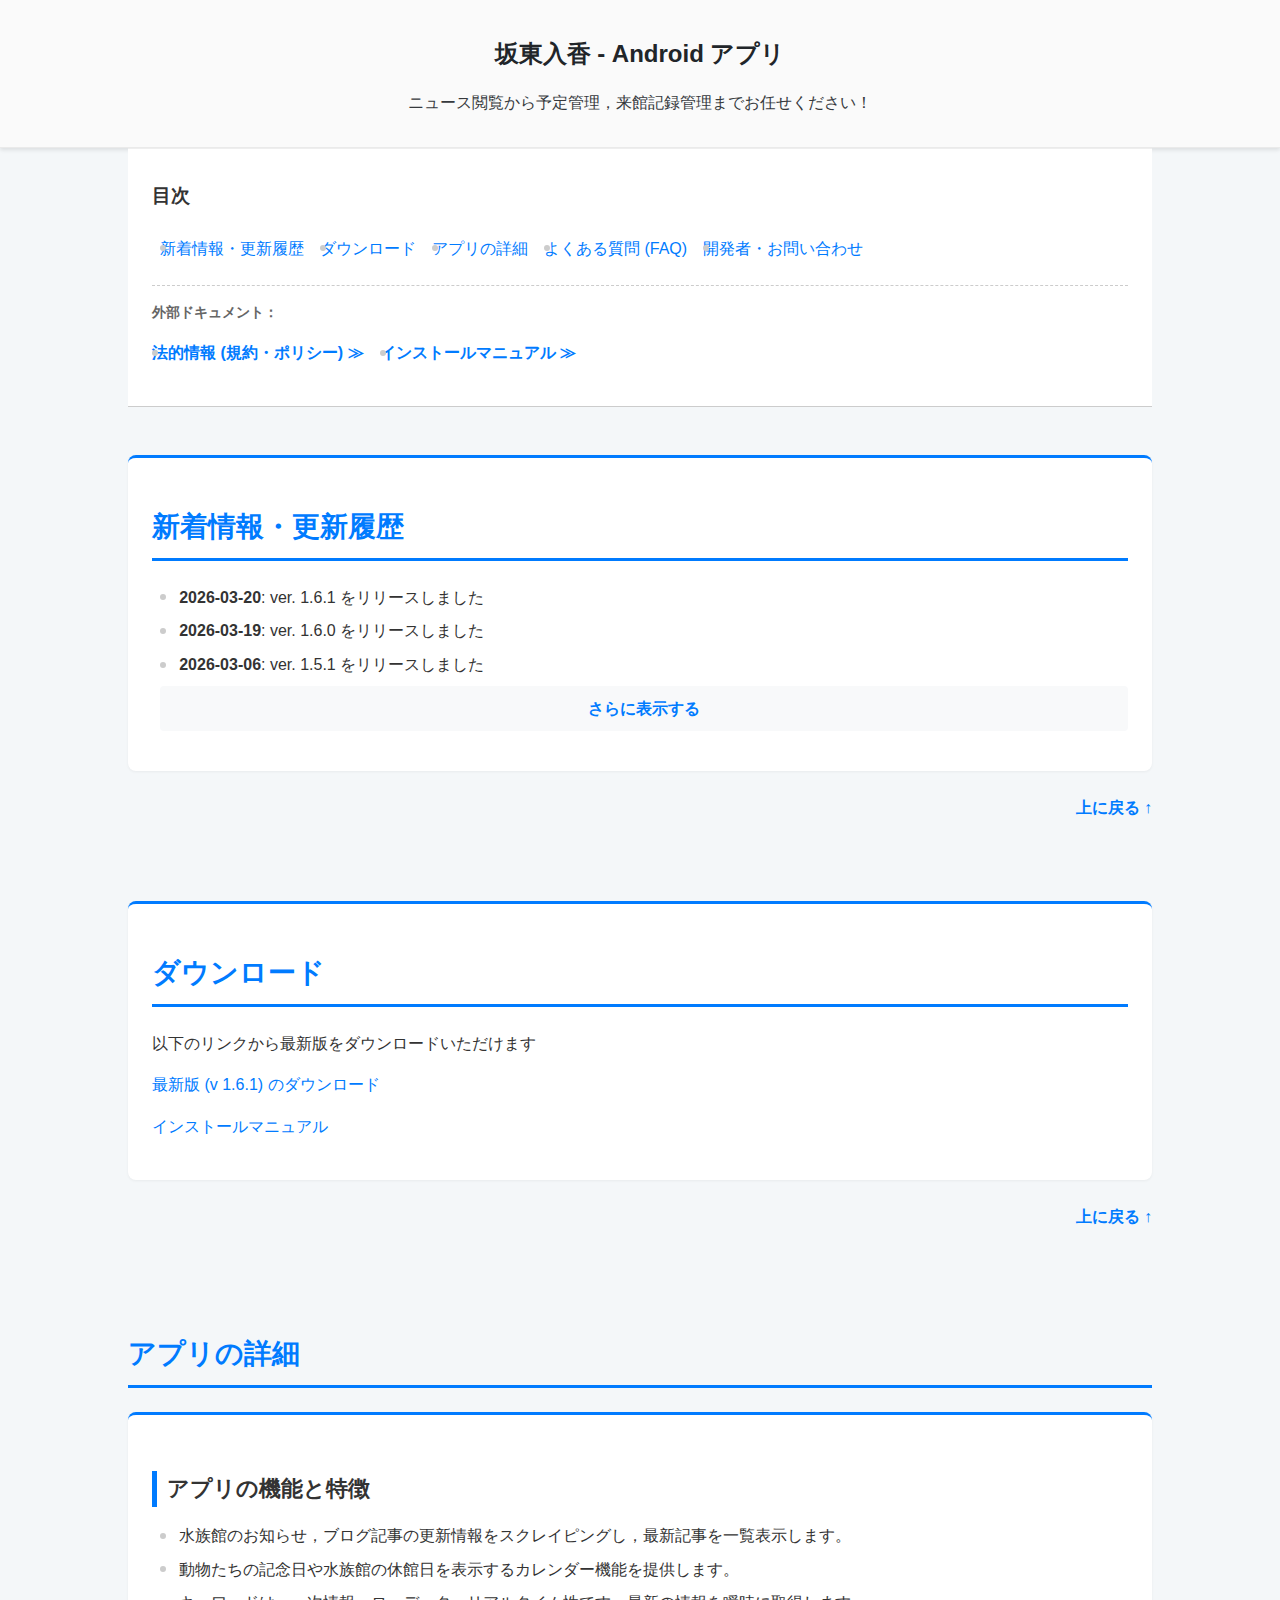
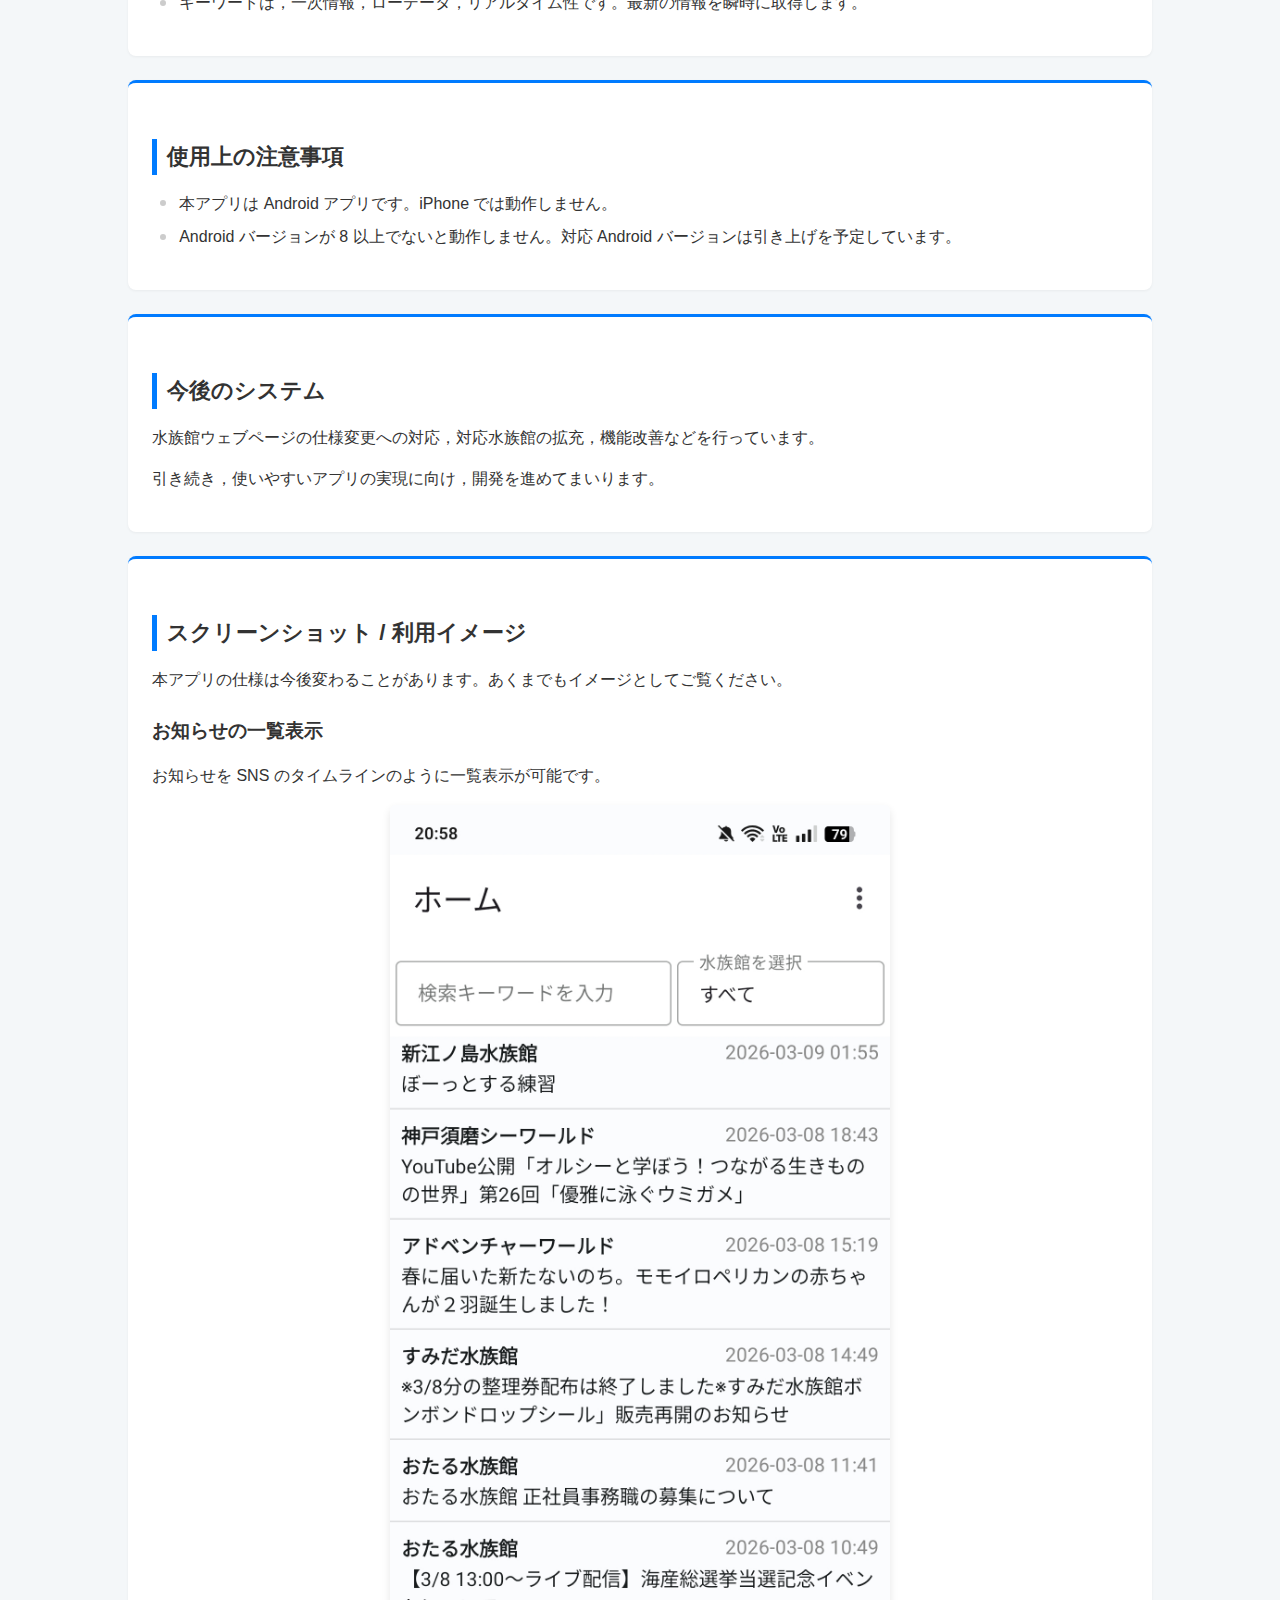
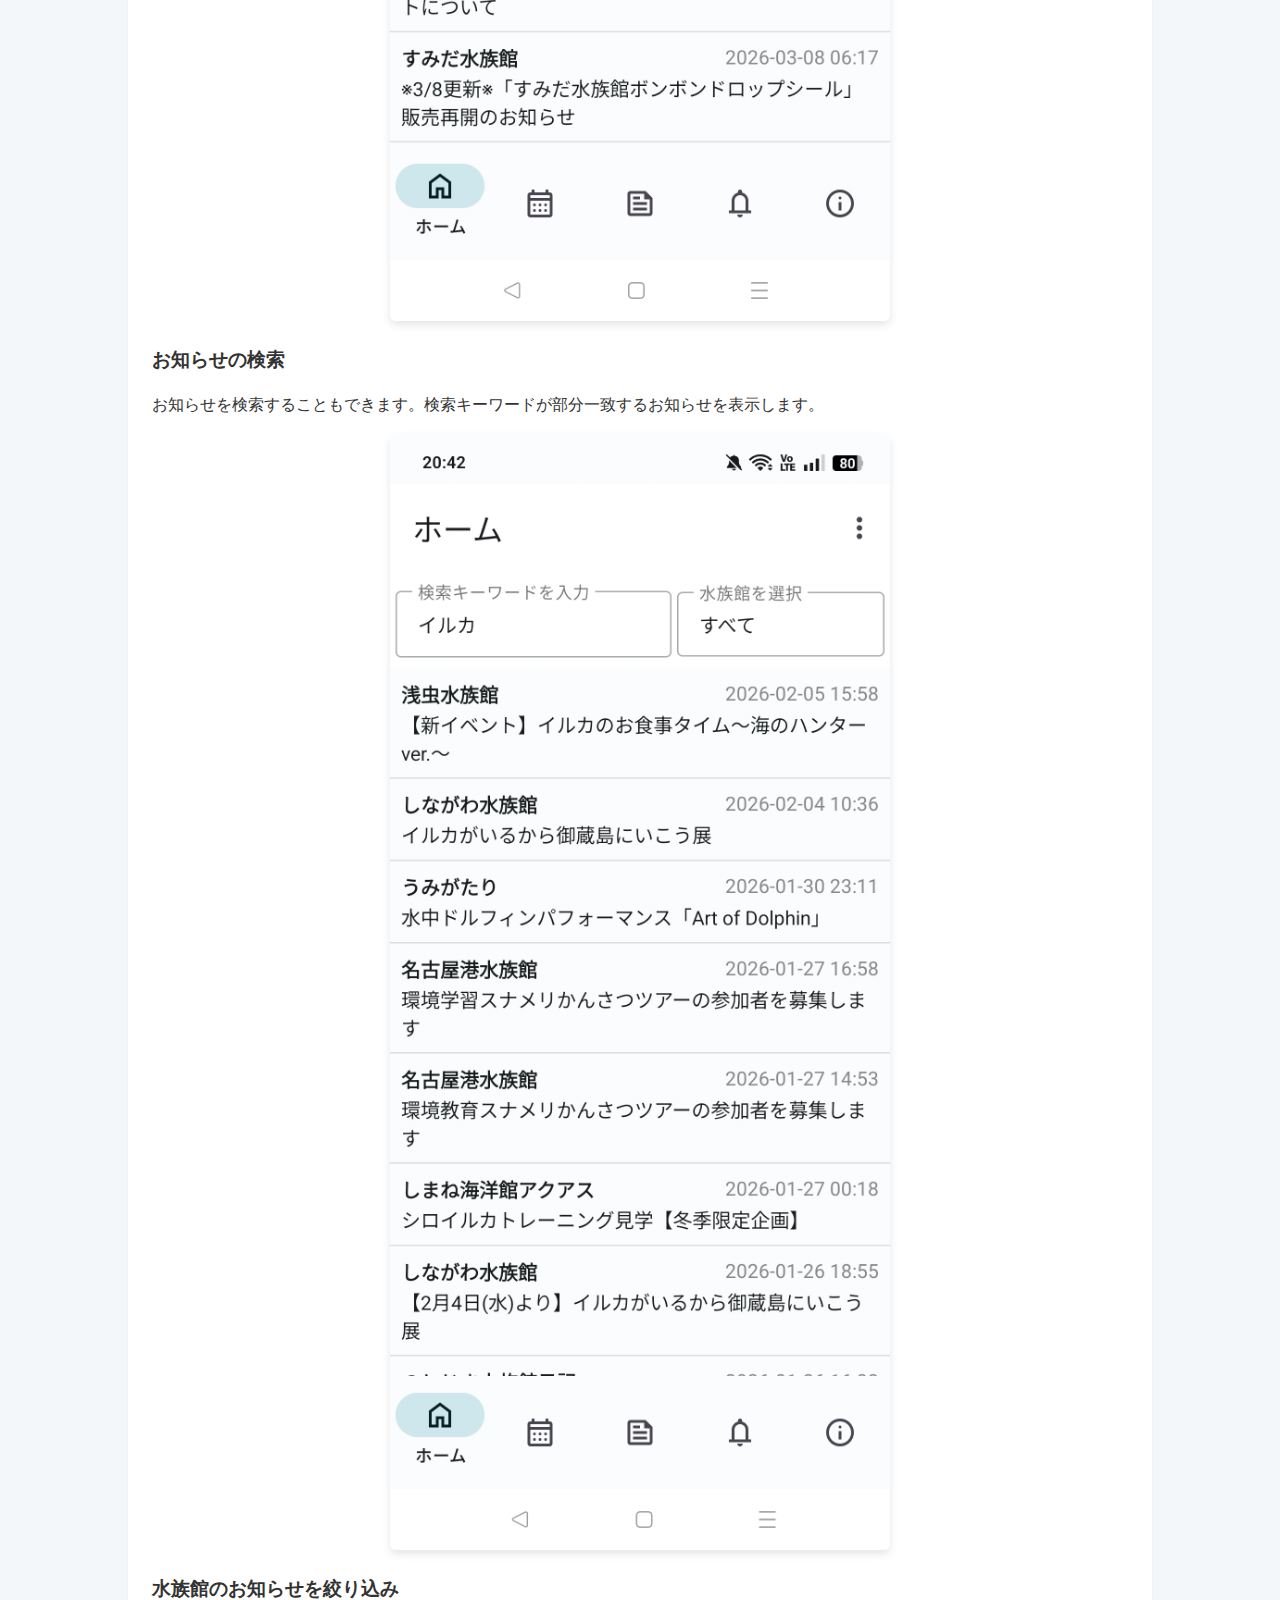
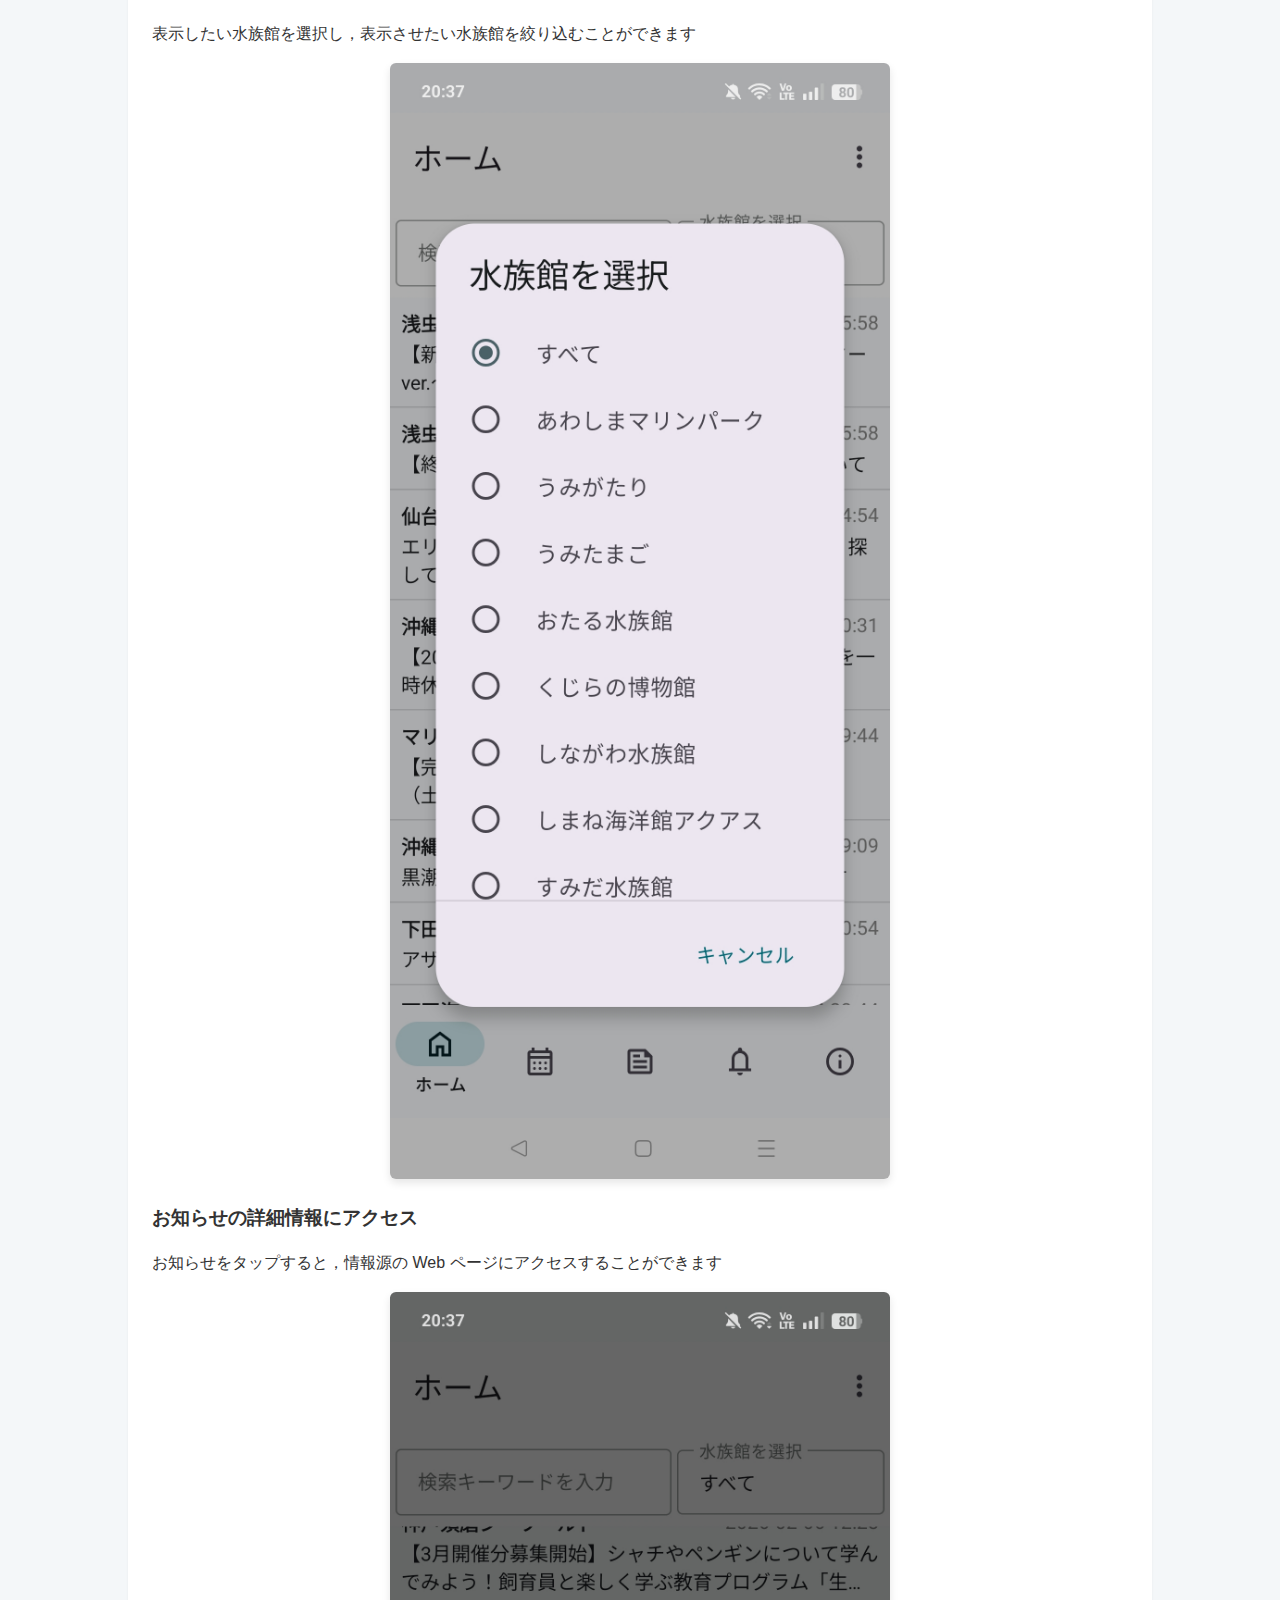
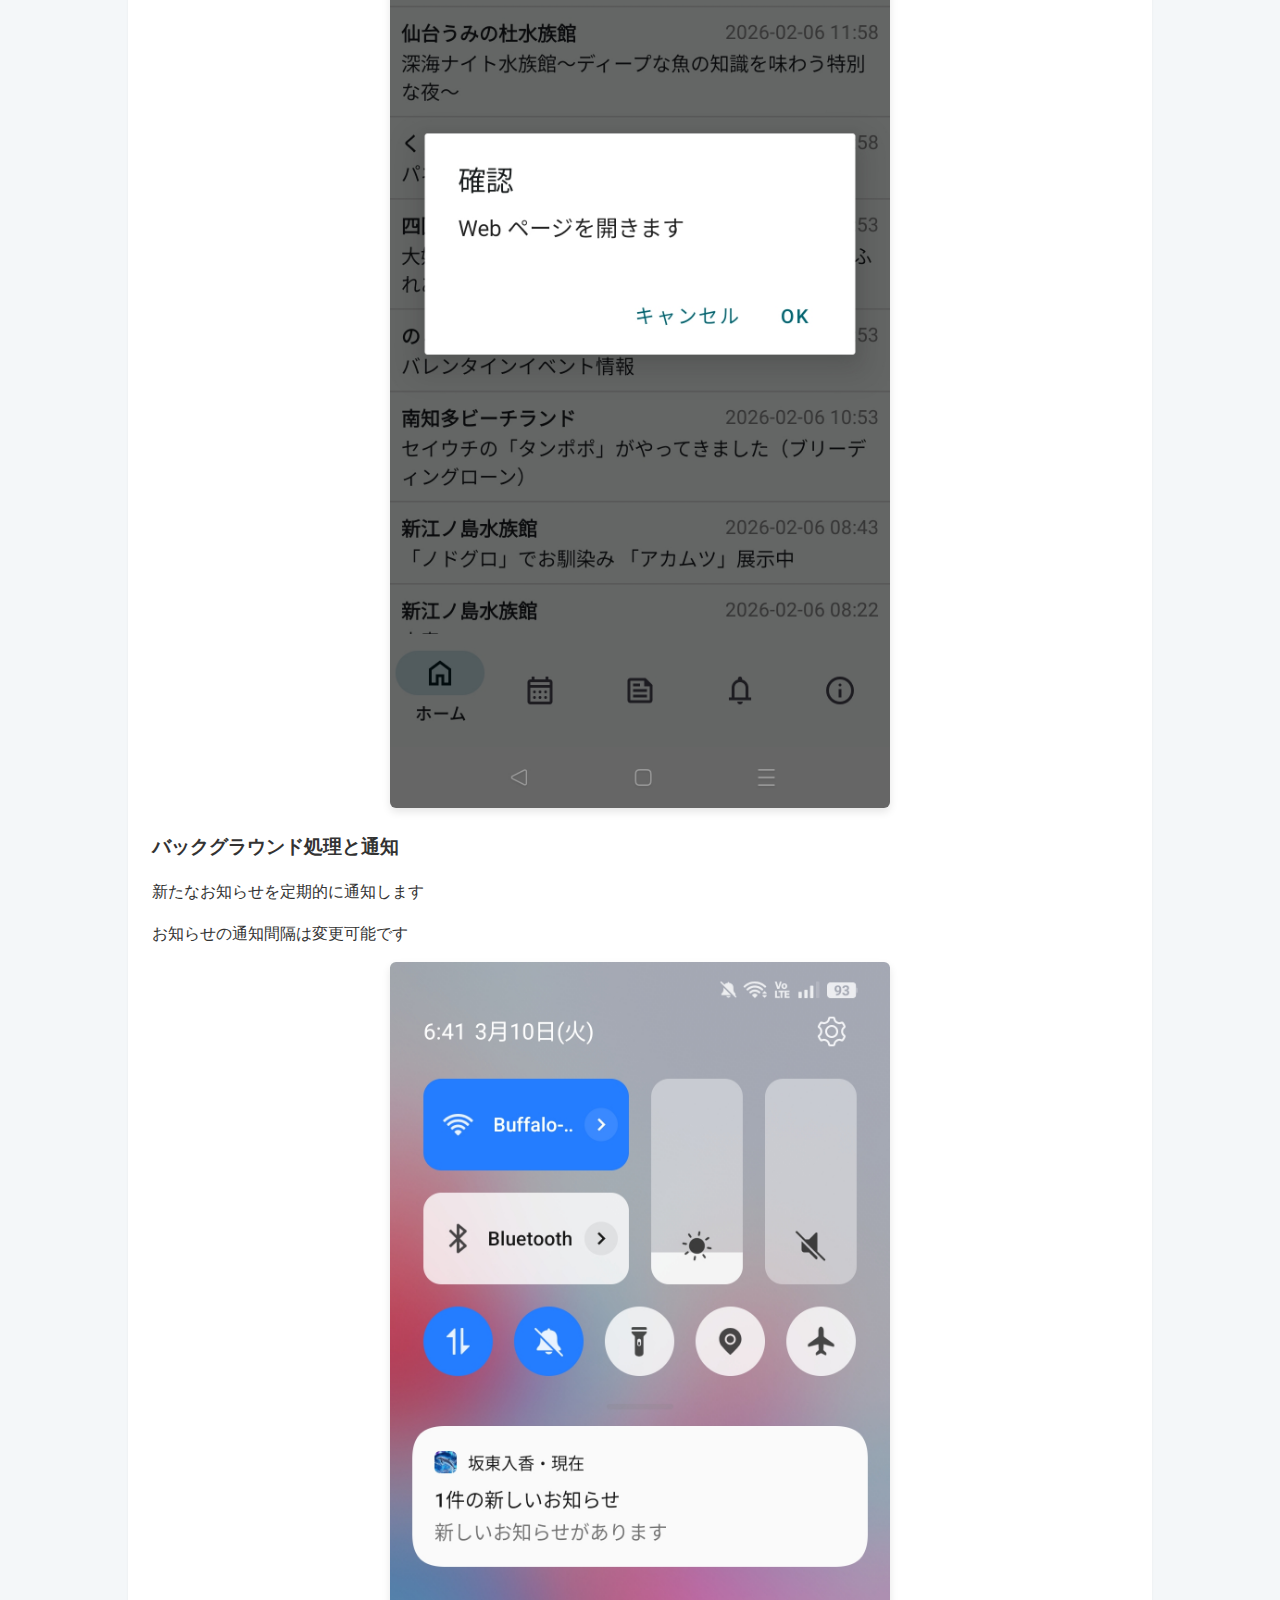
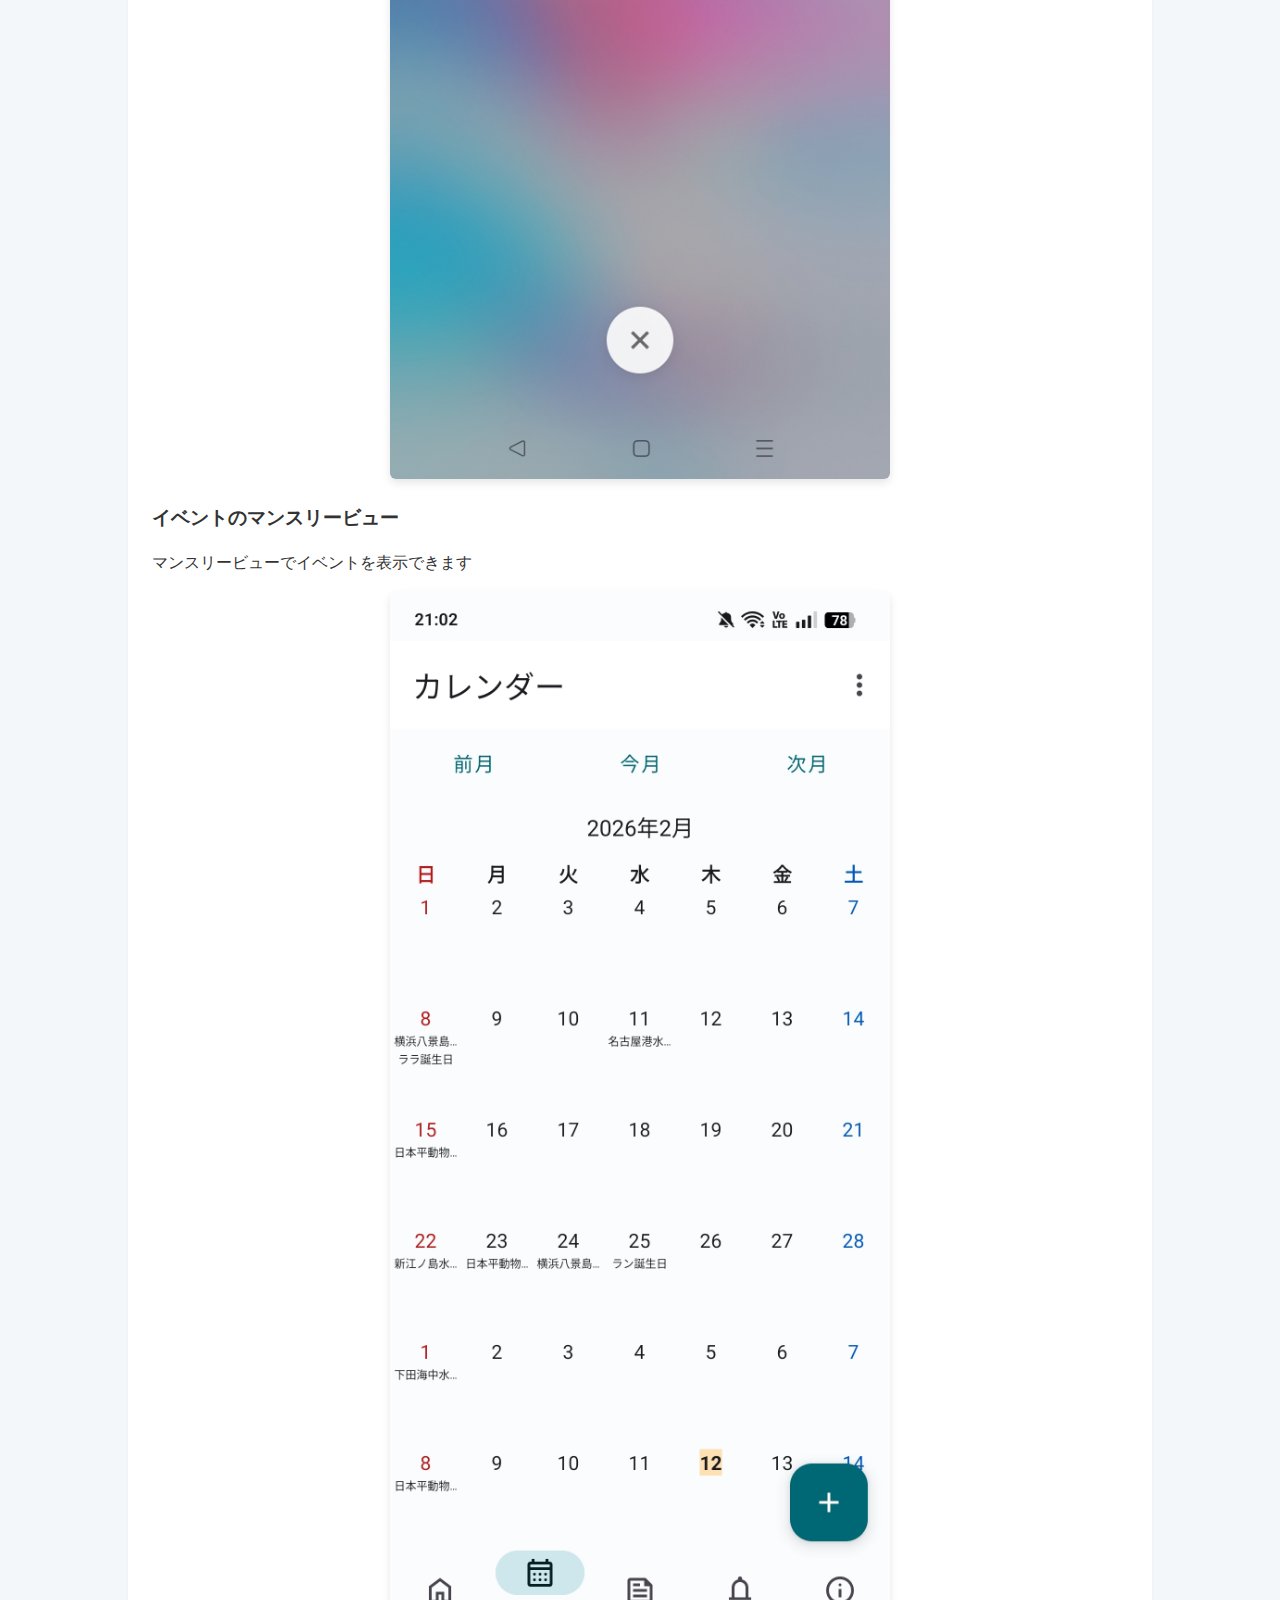
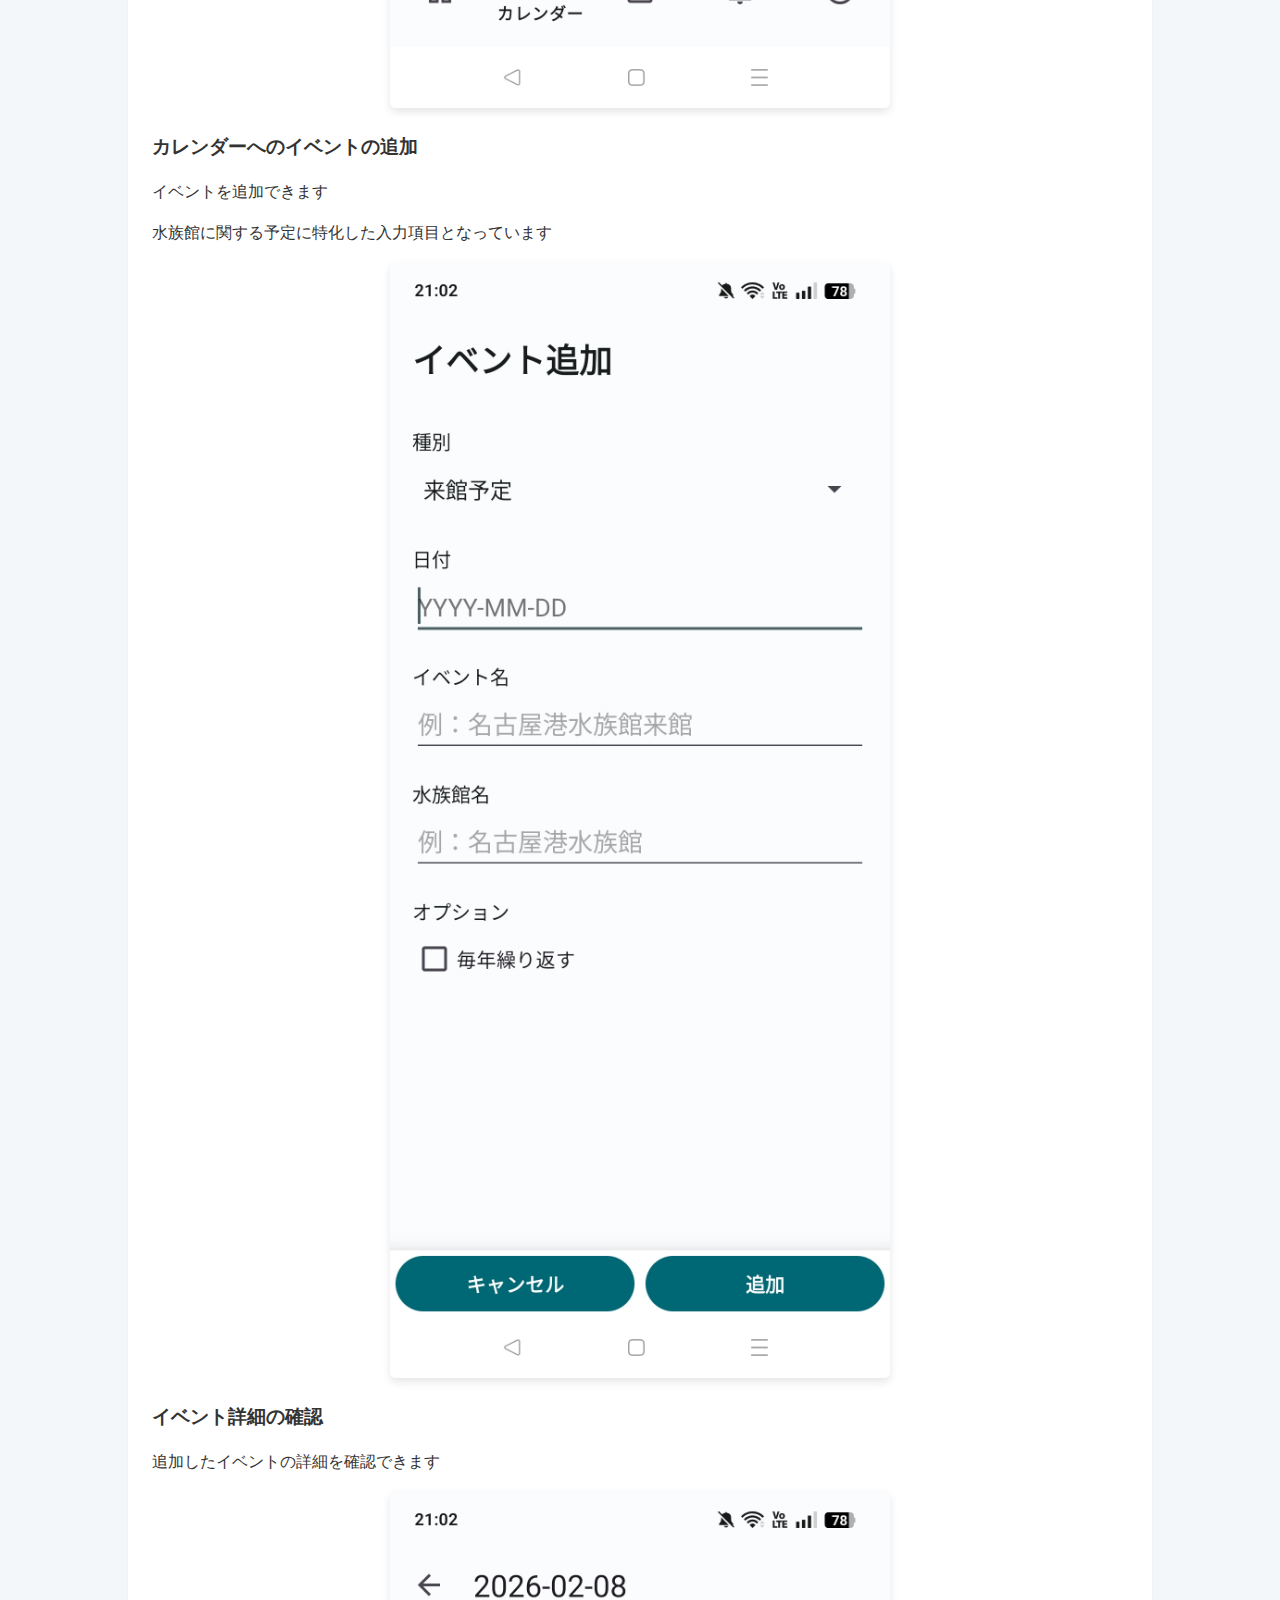
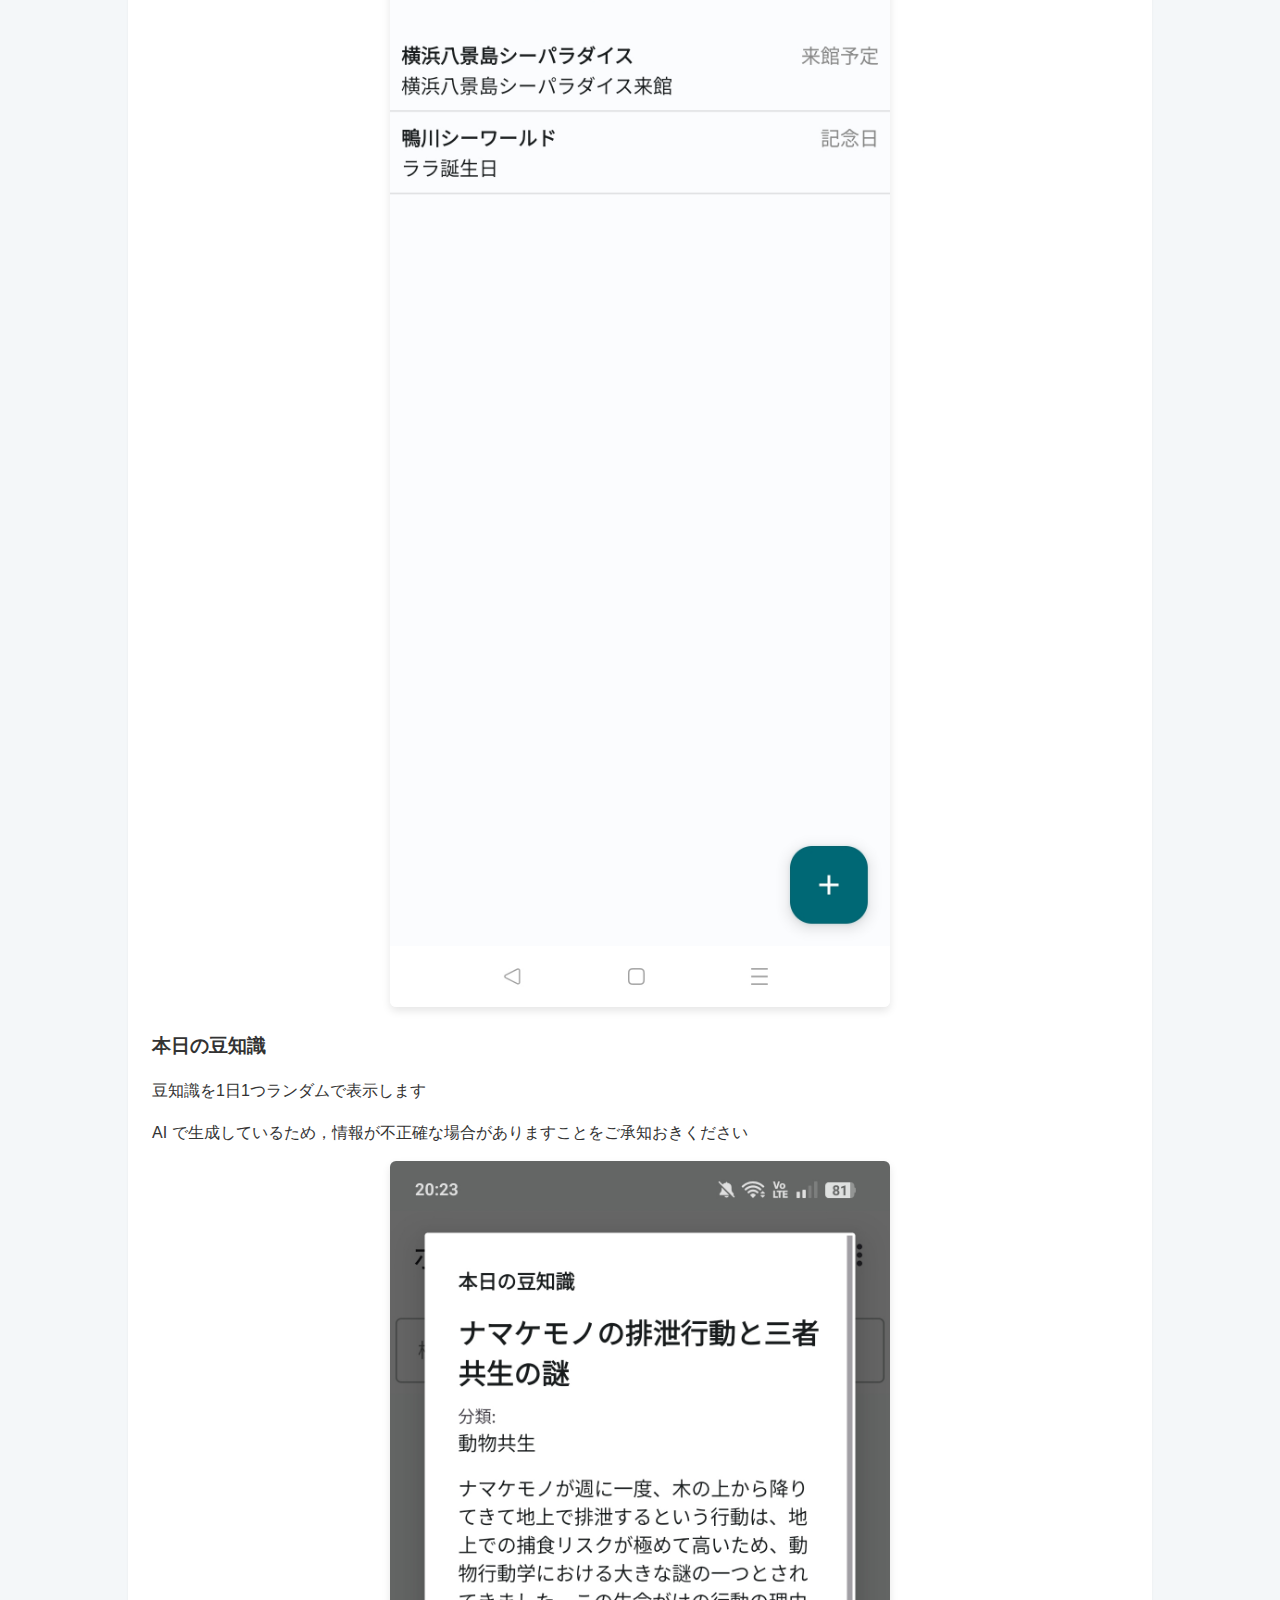
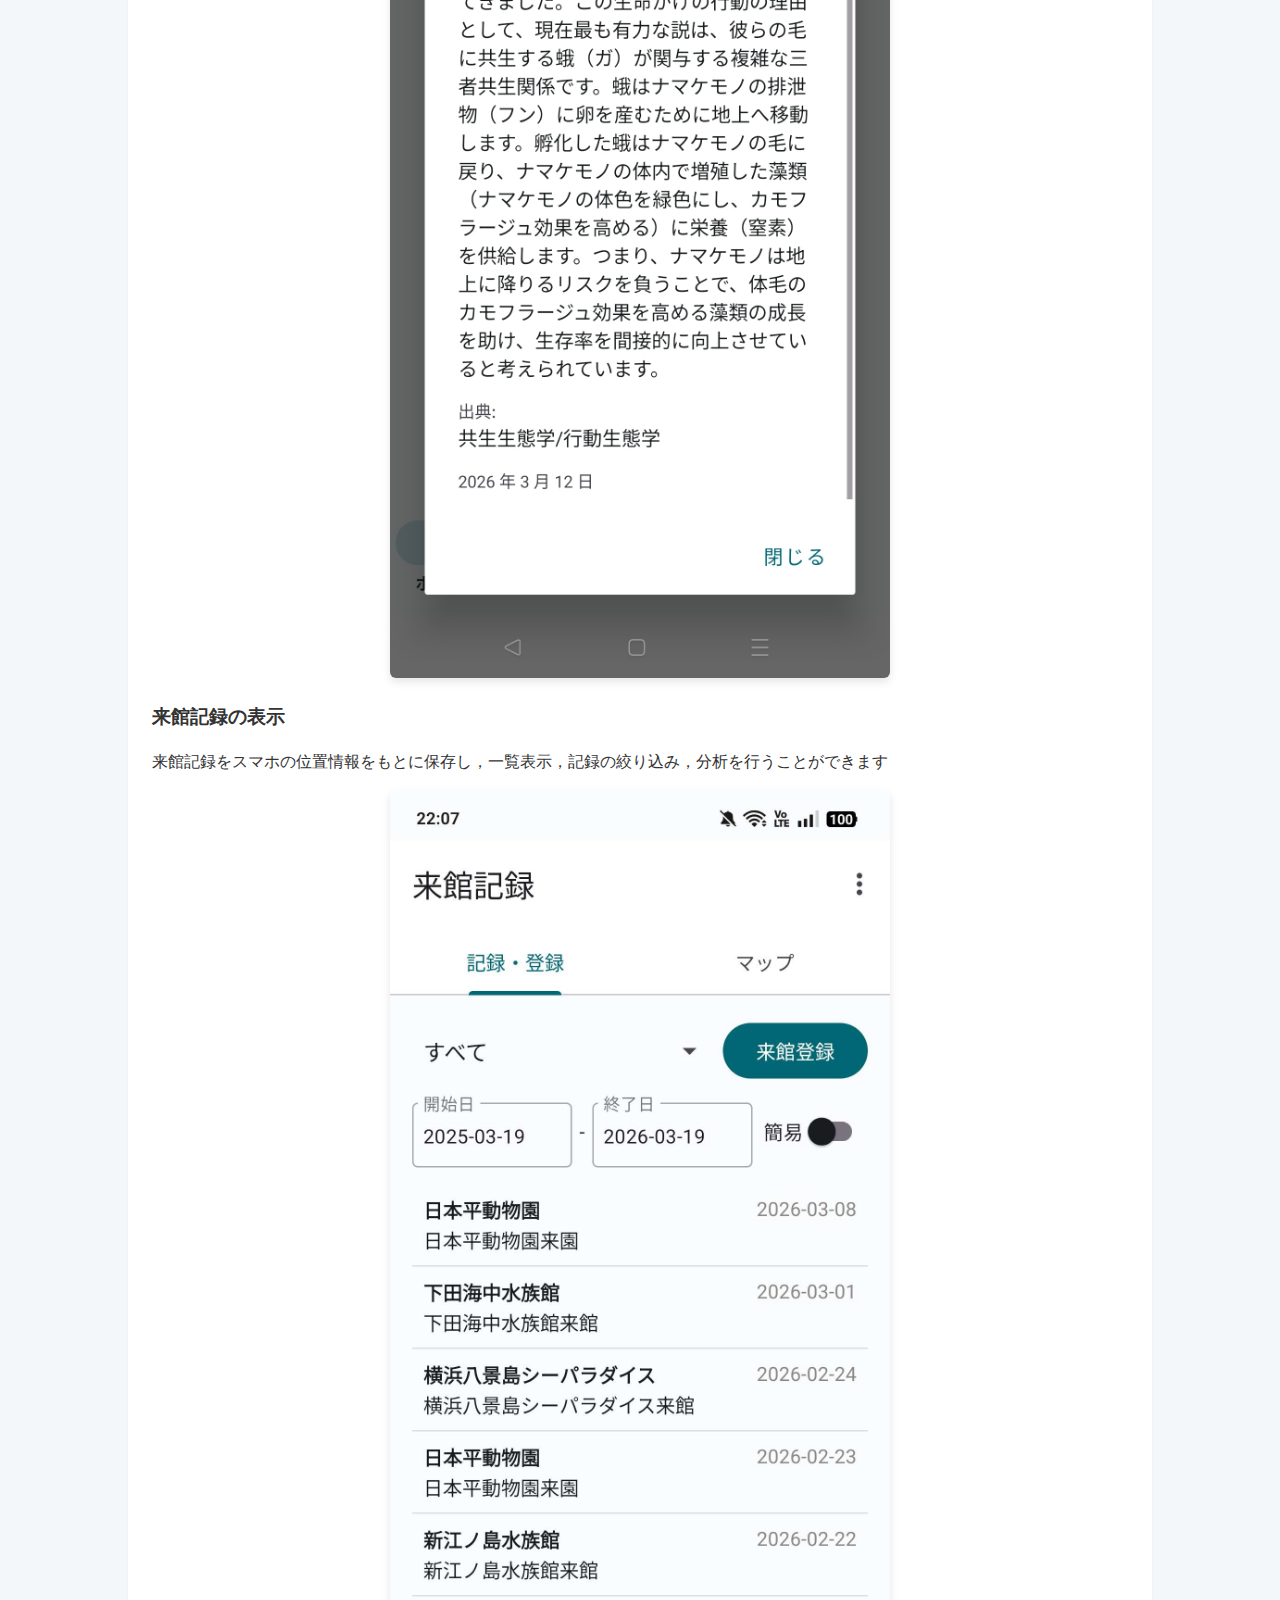
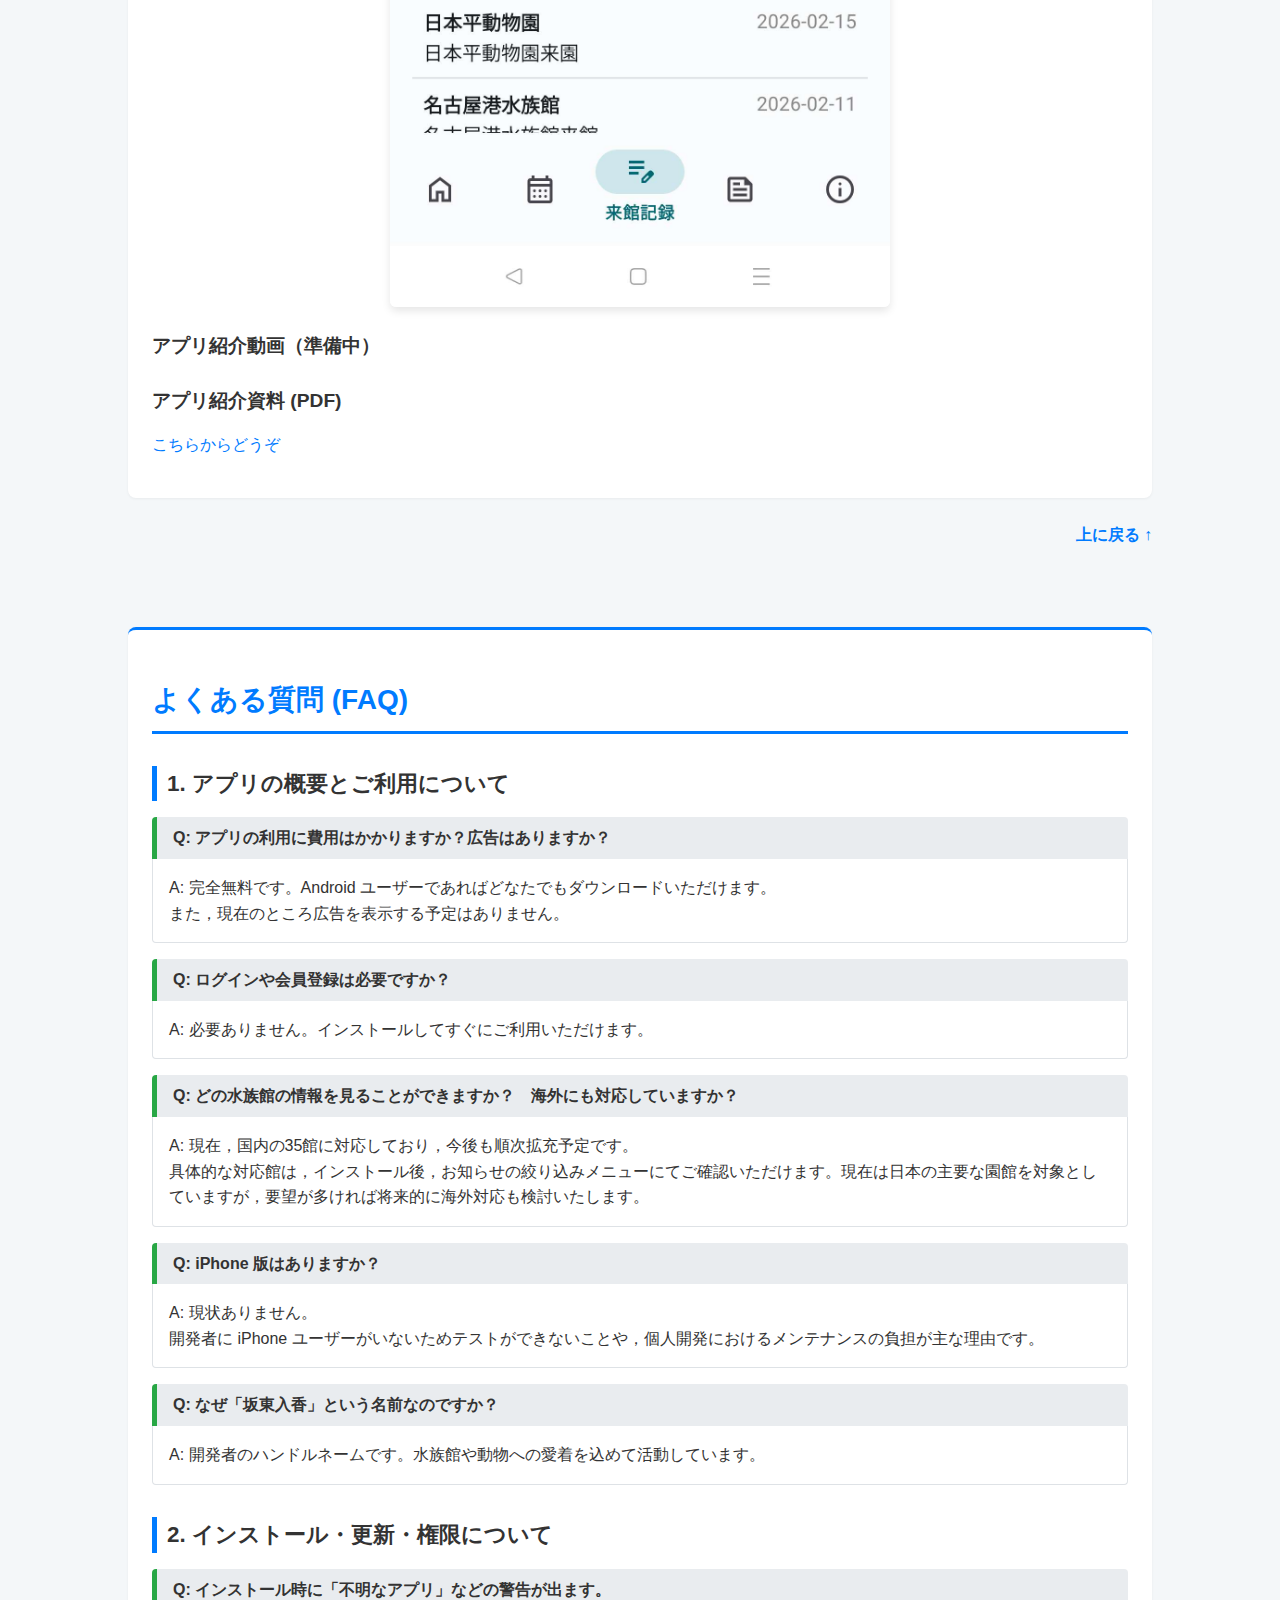
<file: index.html>
<!DOCTYPE html>
<html lang="ja">
<head>
    <meta charset="UTF-8">
    <meta name="viewport" content="width=device-width, initial-scale=1.0">
    <title>坂東入香 - Android アプリ</title>
    <link rel="stylesheet" href="style.css">
</head>
<body>

    <header>
        <div class="container">
            <h1>坂東入香 - Android アプリ</h1>
            <p>ニュース閲覧から予定管理，来館記録管理までお任せください！</p>
        </div>
    </header>
    
    <div class="container">
	<nav id="table-of-contents">
    	    <h2>目次</h2>
    	    <ul>
            <li><a href="#history">新着情報・更新履歴</a></li>
            <li><a href="#download">ダウンロード</a></li>
            <li><a href="#feature">アプリの詳細</a></li>
            <li><a href="#faq">よくある質問 (FAQ)</a></li>
            <li><a href="#contact">開発者・お問い合わせ</a></li>
    	</ul>

    <div class="toc-external-container">
        <p class="toc-external-label">外部ドキュメント：</p>
        <ul class="toc-external-list">
            <li><a href="legal.html">法的情報 (規約・ポリシー) ≫</a></li>
            <li><a href="install.html">インストールマニュアル ≫</a></li>
        </ul>
    </div>
</nav>

        <section id="history">
            <div class="card">
                <h2>新着情報・更新履歴</h2>
                <ul>
                    <!-- お知らせの上位3件 -->
                    <li><strong>2026-03-20</strong>: ver. 1.6.1 をリリースしました</li> 
                    <li><strong>2026-03-19</strong>: ver. 1.6.0 をリリースしました</li>
                    <li><strong>2026-03-06</strong>: ver. 1.5.1 をリリースしました</li>
                    <details>
                        <summary style="list-style: none; cursor: pointer; color: #007bff; margin-top: 5px;">
                            さらに表示する
                        </summary>
                        <!-- 4件目以降は以下に移行 -->
                        <li><strong>2026-03-04</strong>: ver. 1.5.0 をリリースしました</li>
                        <li><strong>2026-02-27</strong>: ver. 1.4.0 をリリースしました</li>
                        <li><strong>2026-02-21</strong>: ver. 1.3.8 をリリースしました</li>
                        <li><strong>2026-02-13</strong>: ver. 1.3.5 をリリースしました</li>
                        <li><strong>2025-12-29</strong>: ver. 1.3.0 をリリースしました</li>
                        <li><strong>2025-12-15</strong>: ver. 1.2.14 をリリースしました</li>
                        <li><strong>2025-11-07</strong>: ver. 1.2.12 をリリースしました</li>
                        <li><strong>2025-11-01</strong>: ver. 1.2.8 をリリースしました</li>
                        <li><strong>2025-10-30</strong>: ver. 1.2.6 をリリースしました</li>
                        <li><strong>2025-10-07</strong>: サイトを公開しました</li>
                        <li><strong>2025-10-07</strong>: ver. 1.2.1 をリリースしました</li>
                    </details>
                </ul>
            </div>
            <p class="back-to-top"><a href="#table-of-contents">上に戻る ↑</a></p>
        </section>

        <section id="download">
            <div class="card">
                <h2>ダウンロード</h2>
                <p>以下のリンクから最新版をダウンロードいただけます</p>
                <p>
                    <a href="https://github.com/irukabando/irubabandoApp/releases/download/v1.6.1/app-release.apk" target="_blank">
                        最新版 (v 1.6.1) のダウンロード
                    </a>
                </p>
				<p>
					<a href="install.html">インストールマニュアル</a>
				</p>
            </div>
            <p class="back-to-top"><a href="#table-of-contents">上に戻る ↑</a></p>
        </section>

        <section id="feature">
            <h2>アプリの詳細</h2>

            <div class="card">
                <h3>アプリの機能と特徴</h3>
                <ul>
                    <li>水族館のお知らせ，ブログ記事の更新情報をスクレイピングし，最新記事を一覧表示します。</li>
                    <li>動物たちの記念日や水族館の休館日を表示するカレンダー機能を提供します。</li>
                    <li>キーワードは，一次情報，ローデータ，リアルタイム性です。最新の情報を瞬時に取得します。</li>
                </ul>
            </div>

            <div class="card">
                <h3>使用上の注意事項</h3>
                <ul>
                    <li>本アプリは Android アプリです。iPhone では動作しません。</li>
                    <li>Android バージョンが 8 以上でないと動作しません。対応 Android バージョンは引き上げを予定しています。</li>
                </ul>
            </div>

            <div class="card">
                <h3>今後のシステム</h3>
                <p>水族館ウェブページの仕様変更への対応，対応水族館の拡充，機能改善などを行っています。</p>
                <p>引き続き，使いやすいアプリの実現に向け，開発を進めてまいります。</p>
            </div>
            
            <div class="card">
                <h3>スクリーンショット / 利用イメージ</h3>
                <p>本アプリの仕様は今後変わることがあります。あくまでもイメージとしてご覧ください。</p>

                <h4>お知らせの一覧表示</h4>
                <p>お知らせを SNS のタイムラインのように一覧表示が可能です。</p>    
                <img src="images/DisplayAquaNews.jpg" alt="水族館のお知らせ一覧表示イメージ" width="500" loading="lazy">

                <h4>お知らせの検索</h4>
                <p>お知らせを検索することもできます。検索キーワードが部分一致するお知らせを表示します。</p>
                <img src="images/SearchNewsByKeyword.jpg" alt="水族館のお知らせ検索結果表示イメージ" width="500" loading="lazy">

                <h4>水族館のお知らせを絞り込み</h4>
                <p>表示したい水族館を選択し，表示させたい水族館を絞り込むことができます</p>
                <img src="images/SelectAquarium.jpg" alt="水族館選択画面イメージ" width="500" loading="lazy">

                <h4>お知らせの詳細情報にアクセス</h4>
                <p>お知らせをタップすると，情報源の Web ページにアクセスすることができます</p>
                <img src="images/OpenWebpage.jpg" alt="ウェブページへのアクセスポップアップイメージ" width="500" loading="lazy">

                <h4>バックグラウンド処理と通知</h4>
                <p>新たなお知らせを定期的に通知します</p>
                <p>お知らせの通知間隔は変更可能です</p>
                <img src="images/BackgroundNotification.jpg" alt="バックグラウンド通知設定画面表示イメージ" width="500" loading="lazy">
                
                <h4>イベントのマンスリービュー</h4>
                <p>マンスリービューでイベントを表示できます</p>
                <img src="images/CalendarFragment.jpg" alt="イベントのマンスリービュー画面表示イメージ" width="500" loading="lazy">

                <h4>カレンダーへのイベントの追加</h4>
                <p>イベントを追加できます</p>
                <p>水族館に関する予定に特化した入力項目となっています</p>
                <img src="images/CalendarEventAdd.jpg" alt="イベントの追加画面表示イメージ" width="500" loading="lazy">

                <h4>イベント詳細の確認</h4>
                <p>追加したイベントの詳細を確認できます</p>
                <img src="images/CalendarEventDetail.jpg" alt="イベントの詳細画面表示イメージ" width="500" loading="lazy">

                <h4>本日の豆知識</h4>
                <p>豆知識を1日1つランダムで表示します</p>
                <p>AI で生成しているため，情報が不正確な場合がありますことをご承知おきください</p>
                <img src="images/TodayKnowledge.jpg" alt="本日の豆知識表示イメージ" width="500" loading="lazy">

                <h4>来館記録の表示</h4>
                <p>来館記録をスマホの位置情報をもとに保存し，一覧表示，記録の絞り込み，分析を行うことができます</p>
                <img src="images/VisitRecordStandardView.jpg" alt="来館記録の通常表示" width="500" loading="lazy">
                
                <h4>アプリ紹介動画（準備中）</h4>

                <h4>アプリ紹介資料 (PDF)</h4>
                <p><a href="pdf/IrukaBandoApp_Introduction.pdf" target="_blank">こちらからどうぞ</a></p>
            </div>
            <p class="back-to-top"><a href="#table-of-contents">上に戻る ↑</a></p>
        </section>

        <section id="faq">
            <div class="card">
                <h2>よくある質問 (FAQ)</h2>
                <h3>1. アプリの概要とご利用について</h3>
                <dl>
                    <dt>Q: アプリの利用に費用はかかりますか？広告はありますか？</dt>
                    <dd>
                        A: 完全無料です。Android ユーザーであればどなたでもダウンロードいただけます。<br>
                        また，現在のところ広告を表示する予定はありません。
                    </dd>

                    <dt>Q: ログインや会員登録は必要ですか？</dt>
                    <dd>A: 必要ありません。インストールしてすぐにご利用いただけます。</dd>

                    <dt>Q: どの水族館の情報を見ることができますか？　海外にも対応していますか？</dt>
                    <dd>
                        A: 現在，国内の35館に対応しており，今後も順次拡充予定です。<br>
                        具体的な対応館は，インストール後，お知らせの絞り込みメニューにてご確認いただけます。現在は日本の主要な園館を対象としていますが，要望が多ければ将来的に海外対応も検討いたします。
                    </dd>

                    <dt>Q: iPhone 版はありますか？</dt>
                    <dd>
                        A: 現状ありません。<br>
                        開発者に iPhone ユーザーがいないためテストができないことや，個人開発におけるメンテナンスの負担が主な理由です。
                    </dd>

                    <dt>Q: なぜ「坂東入香」という名前なのですか？</dt>
                    <dd>A: 開発者のハンドルネームです。水族館や動物への愛着を込めて活動しています。</dd>
                </dl>

                <h3>2. インストール・更新・権限について</h3>
                <dl>
                    <dt>Q: インストール時に「不明なアプリ」などの警告が出ます。</dt>
                    <dd>
                        A: 本アプリは Google Play ストア経由ではなく APK 直接配布という形式をとっているため，Android システムが警告を表示することがあります。<br>
                        ご了承ください。
                    </dd>

                    <dt>Q: アプリの更新（アップデート）はどうすればいいですか？</dt>
                    <dd>
                        A: 自動アップデート機能は実装しておりません。新しい APK ファイルをダウンロードし，ご自身で実行してアップデートしてください。<br>
                        更新情報は「開発者から」のお知らせとして配信しますので，タイムラインをご確認ください。
                        なお，インストール完了後は APK ファイル自体を削除していただいて問題ございません。<br>
                        詳細なアップデート方法は，<a href="install.html">インストールマニュアル</a>をご確認ください。
                    </dd>

                    <dt>Q: 通知やストレージへのアクセス許可は何に使いますか？</dt>
                    <dd>
                        A: 「通知」はニュースの自動読み込み機能で新たなお知らせを取得した際，ユーザーへ通知するために使用します。<br>
                        「ストレージ」は，データベースのエクスポート・インポート（バックアップ）機能のために使用します。
                    </dd>
                </dl>

                <h3>3. データの取り扱いとプライバシー</h3>
                <dl>
                    <dt>Q: カレンダーの予定や個人情報は開発者に見られますか？</dt>
                    <dd>
                        A: いいえ，公開されません。データはユーザーの端末内（スマホのストレージ）にのみ保存され，外部サーバーへ送信されることはありません。<br>
                    </dd>

                    <dt>Q: 機種変更時のデータ引き継ぎやクラウド同期はできますか？</dt>
                    <dd>
                        A: クラウド同期機能はありませんが，データベースのエクスポート・インポート機能を実装しています。<br>
                        古い端末でエクスポートしたデータベースファイルを，新しい端末でインポートすることによって引き継ぎが可能です。
                        アプリを削除するとデータベースファイルも消去されるため，削除前にエクスポートを行ってください。
                    </dd>
                </dl>

                <h3>4. 機能と情報の正確性について</h3>
                <dl>
                    <dt>Q: 掲載されている情報は公式のものですか？</dt>
                    <dd>
                        A: 各公式サイトから情報を取得していますが，反映にタイムラグが生じる場合があります。<br>
                        重要な情報については，必ず各館の公式サイトにて確認を行ってください。
                        また，特定館がスクレイピングされない場合はサイト仕様変更の可能性があるため，ご連絡いただけると助かります。
                    </dd>

                    <dt>Q: 「本日の豆知識」の根拠は何ですか？　内容が違う気がします。</dt>
                    <dd>
                        A: 豆知識は汎用的な AI モデルが学習した知識に基づき生成されています。
                        学術論文を引用しているわけではないため，不正確な情報が含まれる場合もあります。
                        学術的な用途ではなく，あくまで読み物としてお楽しみください。
                    </dd>

                    <dt>Q: 通知の設定（オン/オフや頻度）は変更できますか？</dt>
                    <dd>A: はい，設定画面から通知のオフや，ニュースを自動読み込みする間隔を調整いただけます。</dd>

                    <dt>Q: 過去のお知らせはいつまでも遡れますか？</dt>
                    <dd>
                        A: 通常はパフォーマンス向上のため，直近2か月分を表示します。<br>
                        ただし，キーワードや水族館で「絞り込み」を行っている場合は，条件に合うすべてのお知らせを表示します。
                    </dd>
                </dl>

                <h3>5. トラブルシューティング・ご要望</h3>
                <dl>
                    <dt>Q: 通知が届きません。</dt>
                    <dd>
                        A: Android システムの「通知の許可」「バッテリー最適化の無効化」「バックグラウンドアクティビティの許可」が必要です。<br>
                        設定方法は機種によりますが，基本的には「設定」または「アプリアイコンの長押し ＞ アプリ情報」から変更いただけます。
                    </dd>

                    <dt>Q: アプリが起動しない，または頻繁に終了します。</dt>
                    <dd>
                        A: Android 9 以降であるかをご確認ください。
                        また，メモリ不足の可能性があるため，他のアプリを閉じてから再試行してください。
                        改善しない場合は，環境（Android バージョン等）および事象が発生した際の操作を開発者へご連絡ください。
                    </dd>

                    <dt>Q: バグが見つかりました，スクレイピング対象を拡充してください，機能の提案があります</dt>
                    <dd>
                        A: <a href="https://github.com/irukabando/irubabandoApp/issues" target="_blank">GitHub の Issues</a>，もしくは開発者の <a href="https://x.com/sendaiperson" target="_blank">X (@sendaiperson)</a> までお気軽にお送りください。<br>
                        技術的に可能であれば，積極的に対応させていただきます。
                    </dd>

                </dl>
            </div>
            <p class="back-to-top"><a href="#table-of-contents">上に戻る ↑</a></p>
        </section>

        <section id="contact">
            <div class="card">
                <h2>開発体制・お問い合わせ</h2>
                <h3>Developer</h3>
                <h4>坂東入香</h4>
                <p><a href="https://x.com/sendaiperson" target="_blank">X: @sendaiperson</a></p>
                <p>情報系エンジニア，動物園・水族館愛好家，アマチュア無線家，修士（薬科学）</p>
                <img src="images/IrukaBandoIntroduction.png" alt="坂東入香の紹介画像" width="700" loading="lazy">

                <h3>Contributors</h3>
                <p>本アプリの開発と改善にご協力いただいた方々へ感謝申し上げます。</p>
                <ul>
                    <li><a href="https://x.com/Orca_Earth_" target="_blank">しゃち (X: @Orca_Earth_)</a></li>
                </ul>

                <h3>Special Thanks</h3>
                <p>表示準備中</p>

                <h3>お問い合わせ</h3>
                <h4>坂東入香</h4>
                <ul class="contact-list">
                    <li>irukabando [at] gmail.com</li>
                    <li><a href="https://x.com/sendaiperson" target="_blank">X (@sendaiperson)</a></li>
                    <li><a href="https://github.com/irukabando/irubabandoApp/issues" target="_blank">Issues - GitHub</a></li>
                </ul>
            </div>
            <p class="back-to-top"><a href="#table-of-contents">上に戻る ↑</a></p>
        </section>
    </div>

    <footer>
        <div class="container">
            <p>
                <a href="legal.html" style="color: #adb5bd; margin: 0 10px;">プライバシーポリシー</a> | 
                <a href="legal.html#terms" style="color: #adb5bd; margin: 0 10px;">利用規約</a>
            </p>
            <p>(c) 坂東入香 / Iruka Bando</p>
        </div>
    </footer>

</body>

</html>
</file>
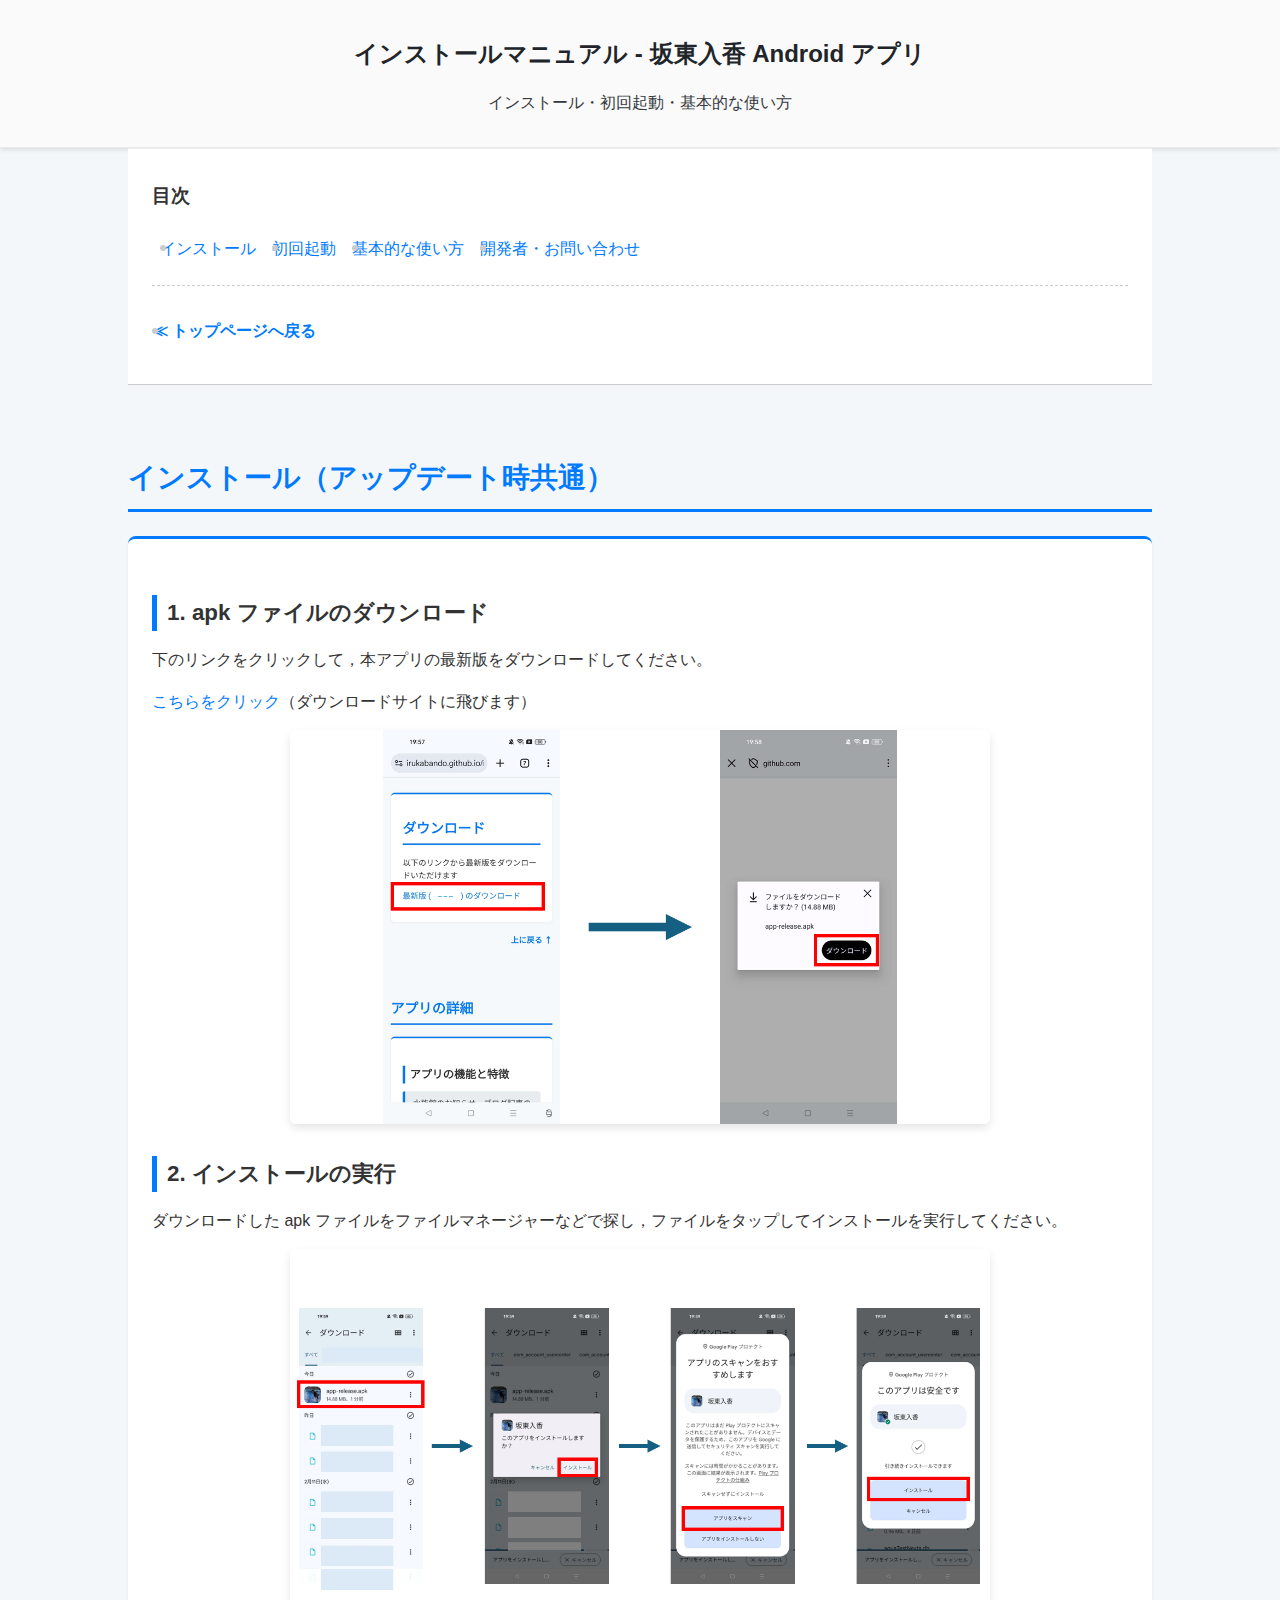
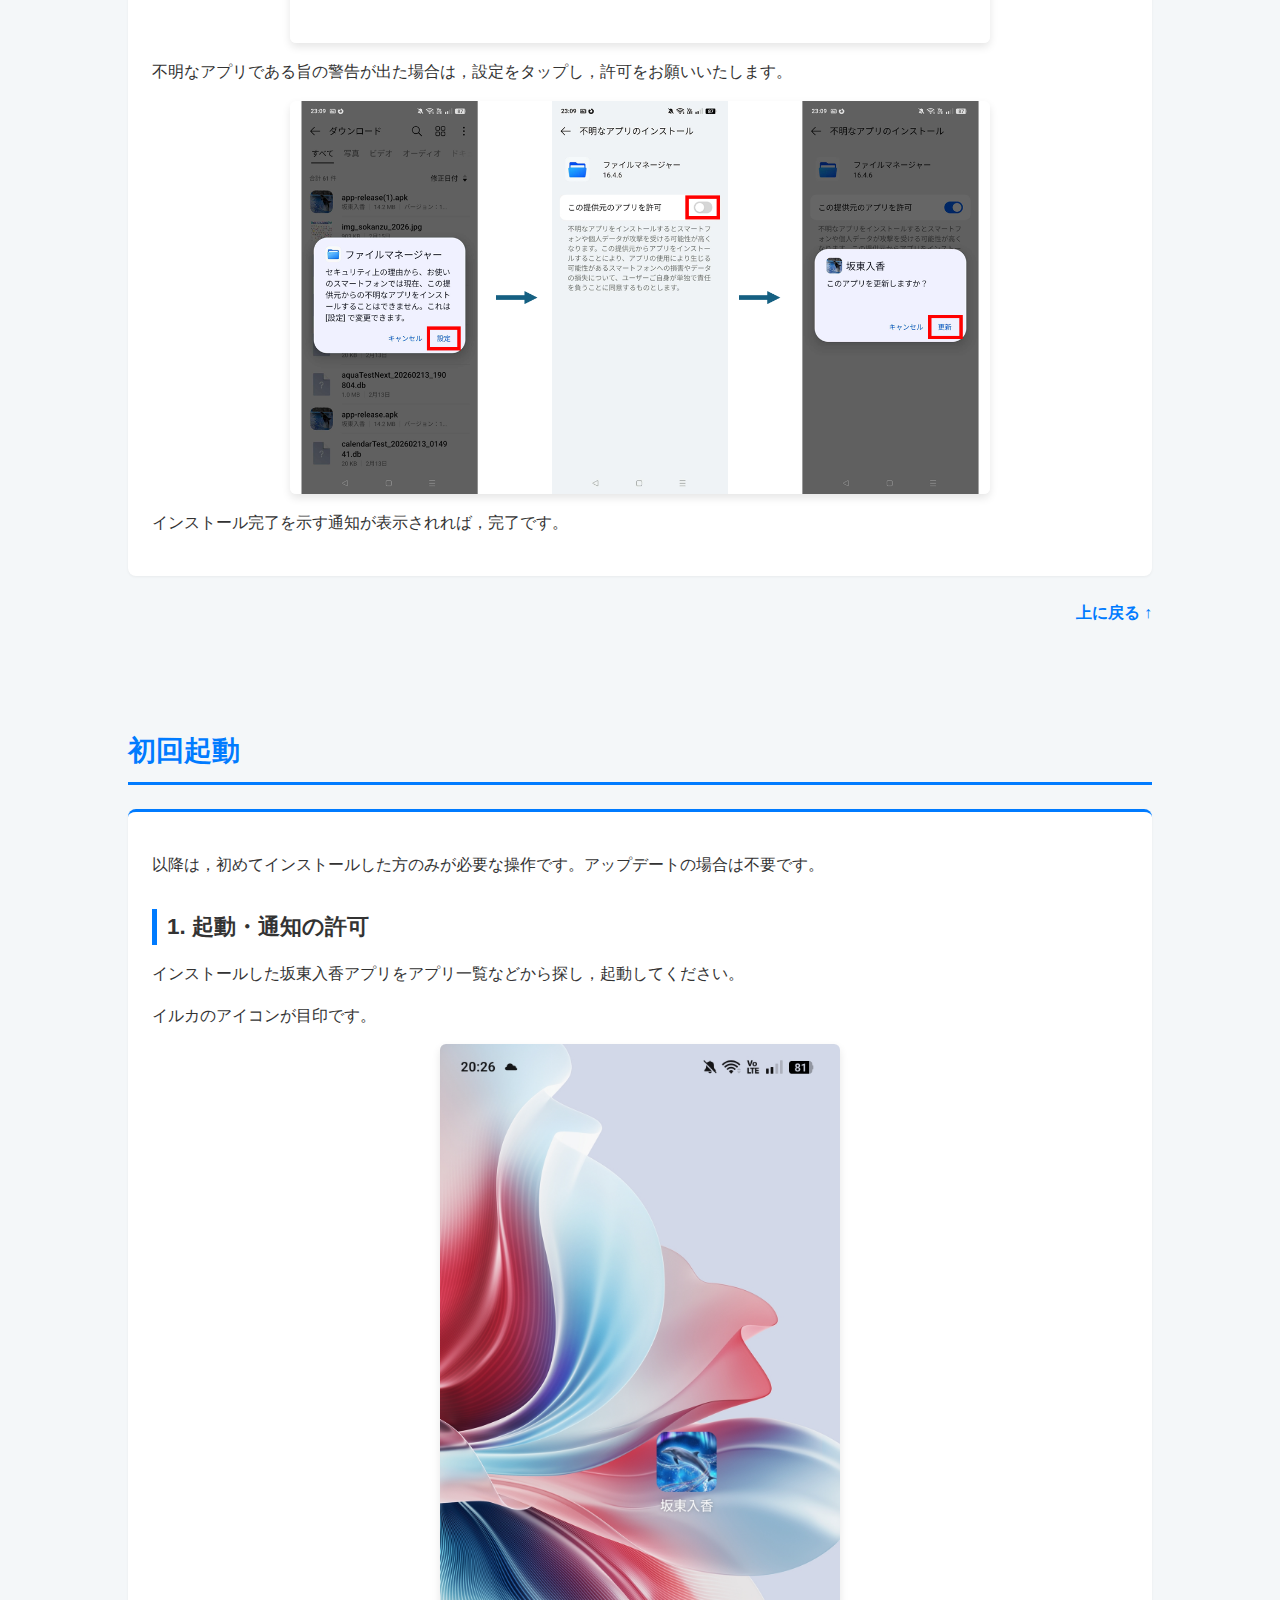
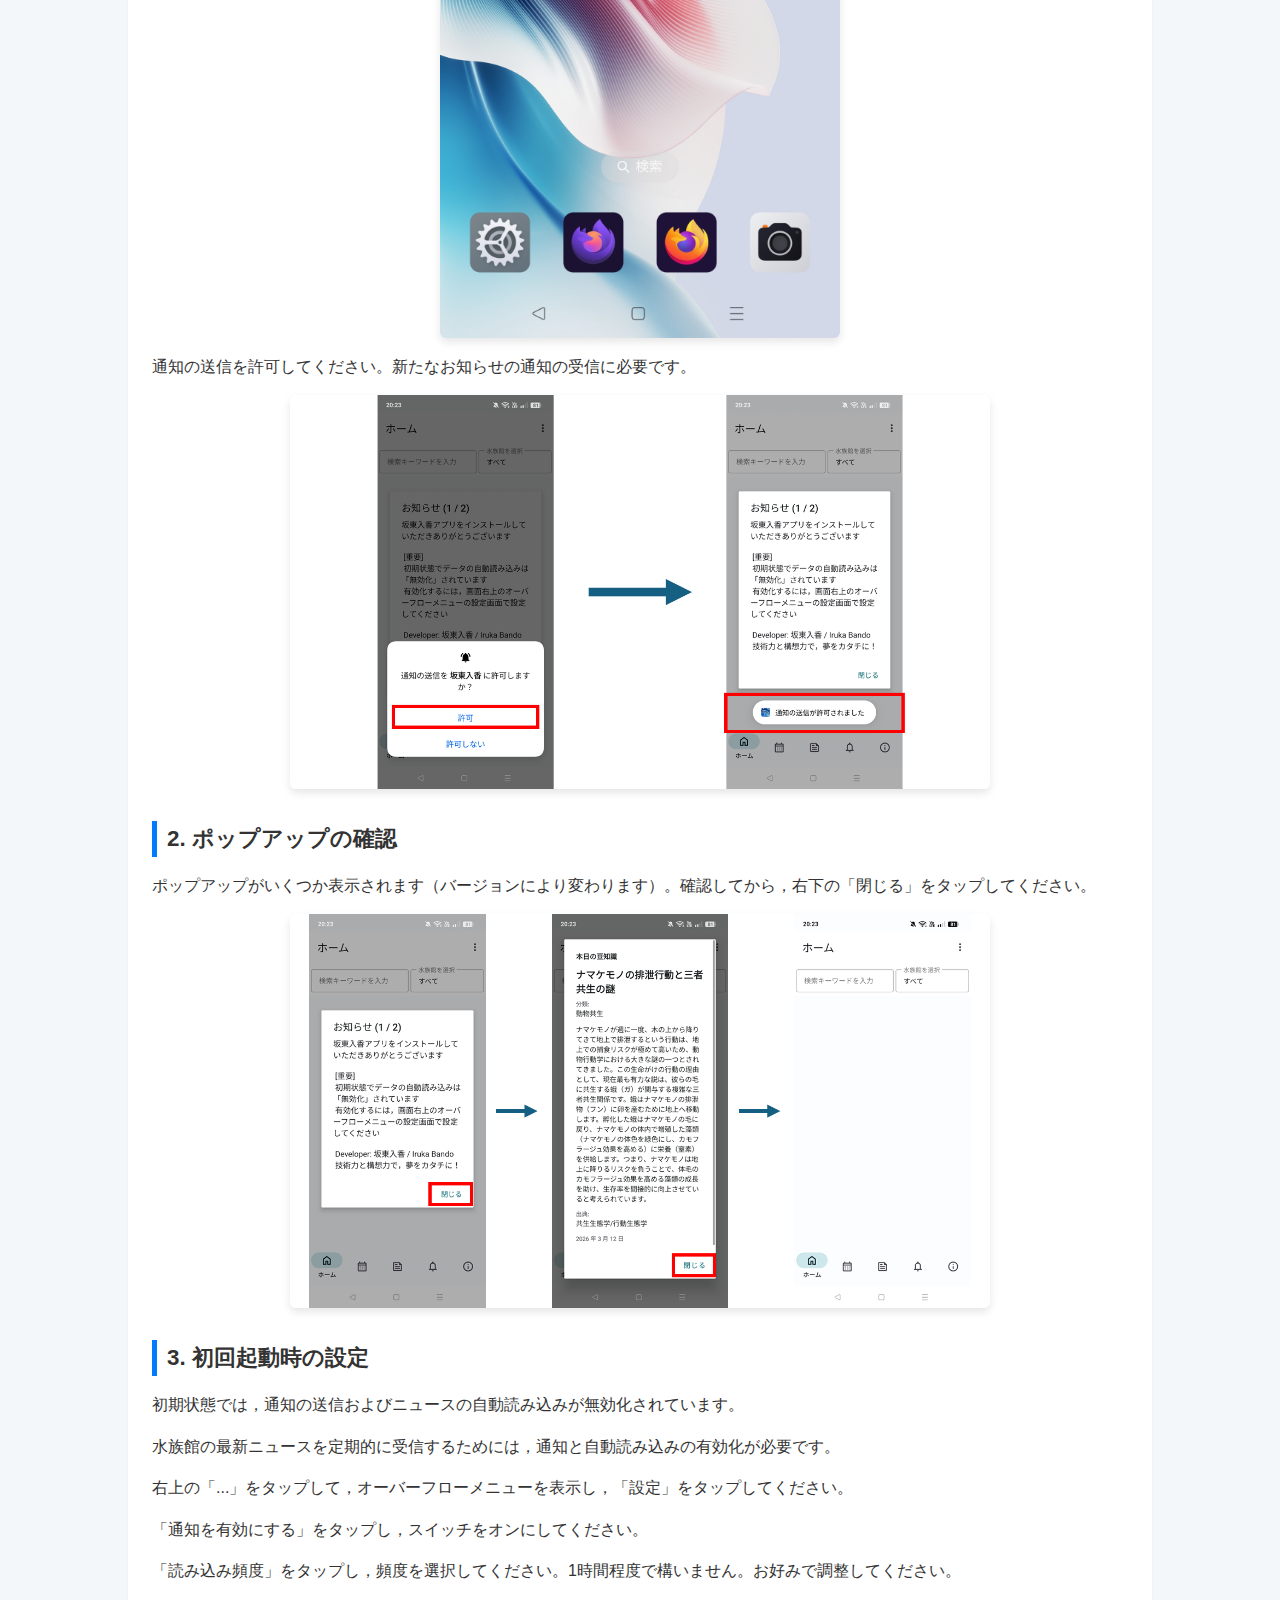
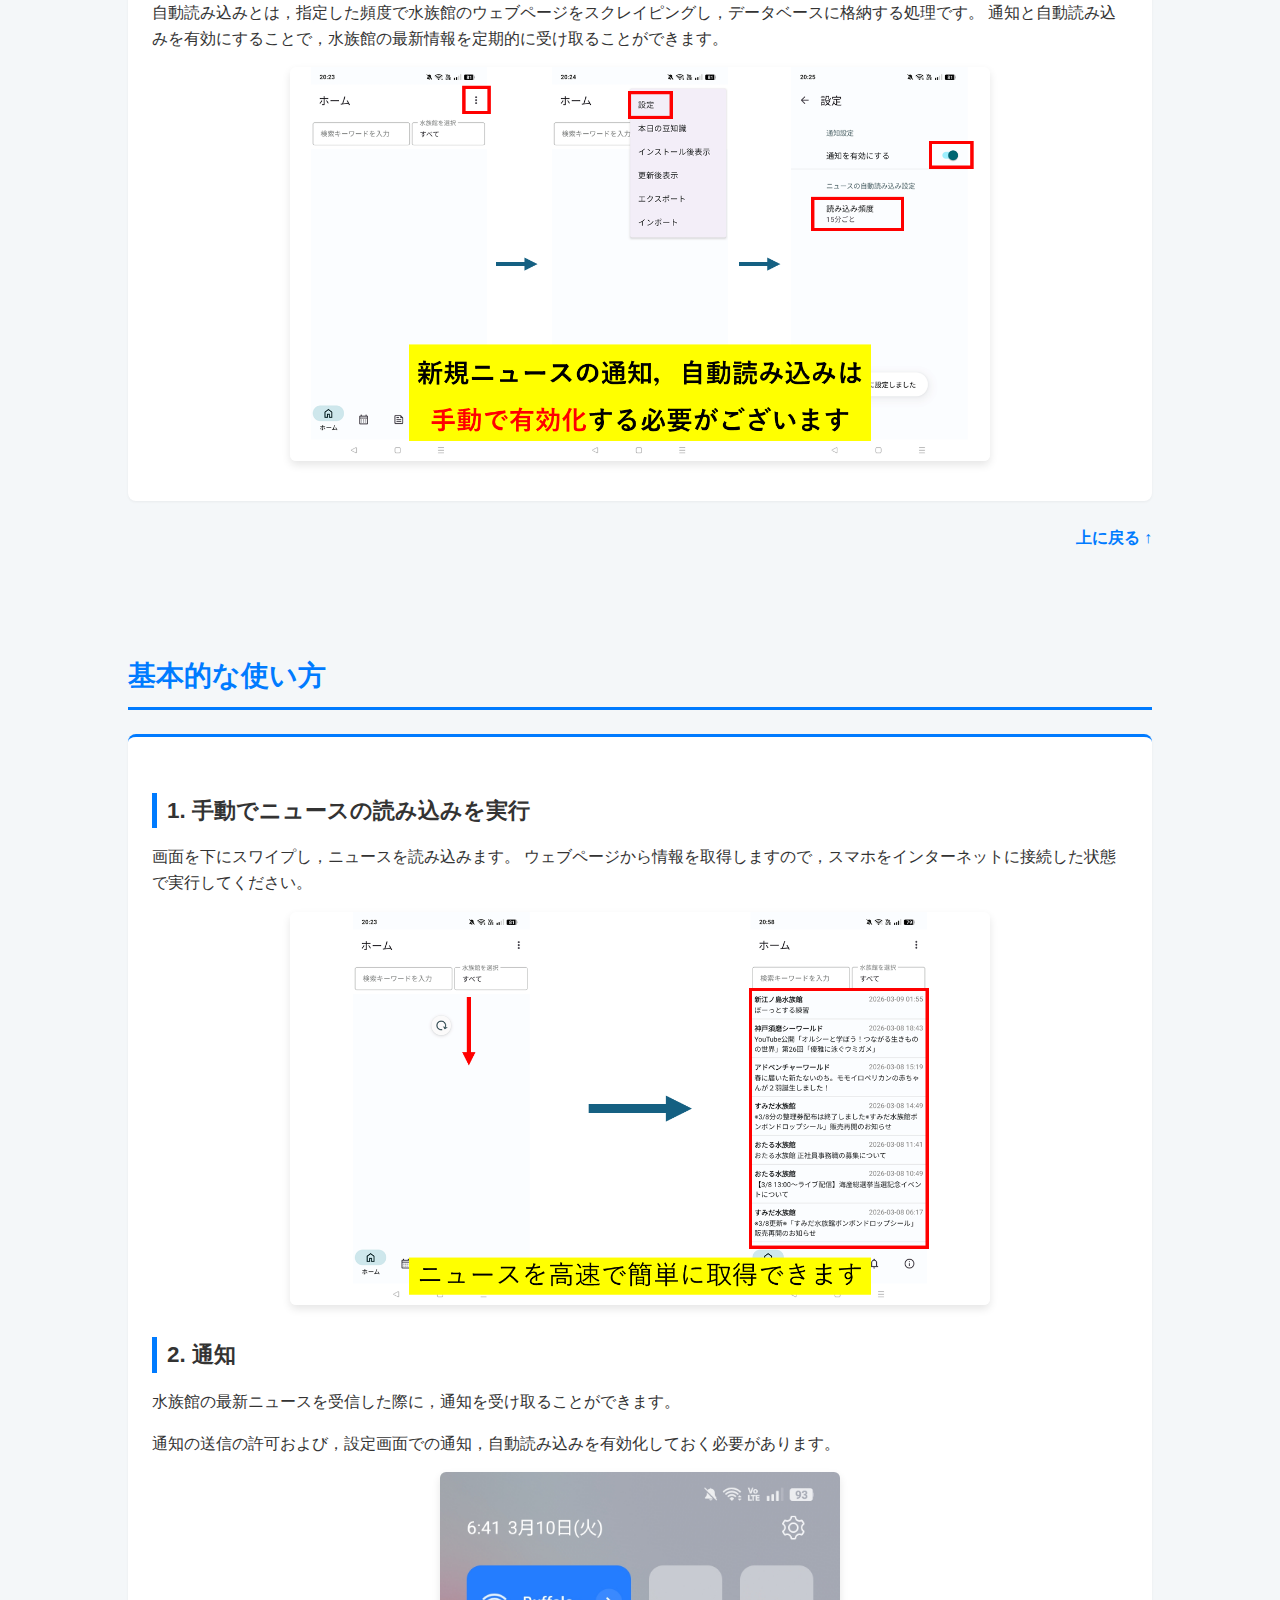
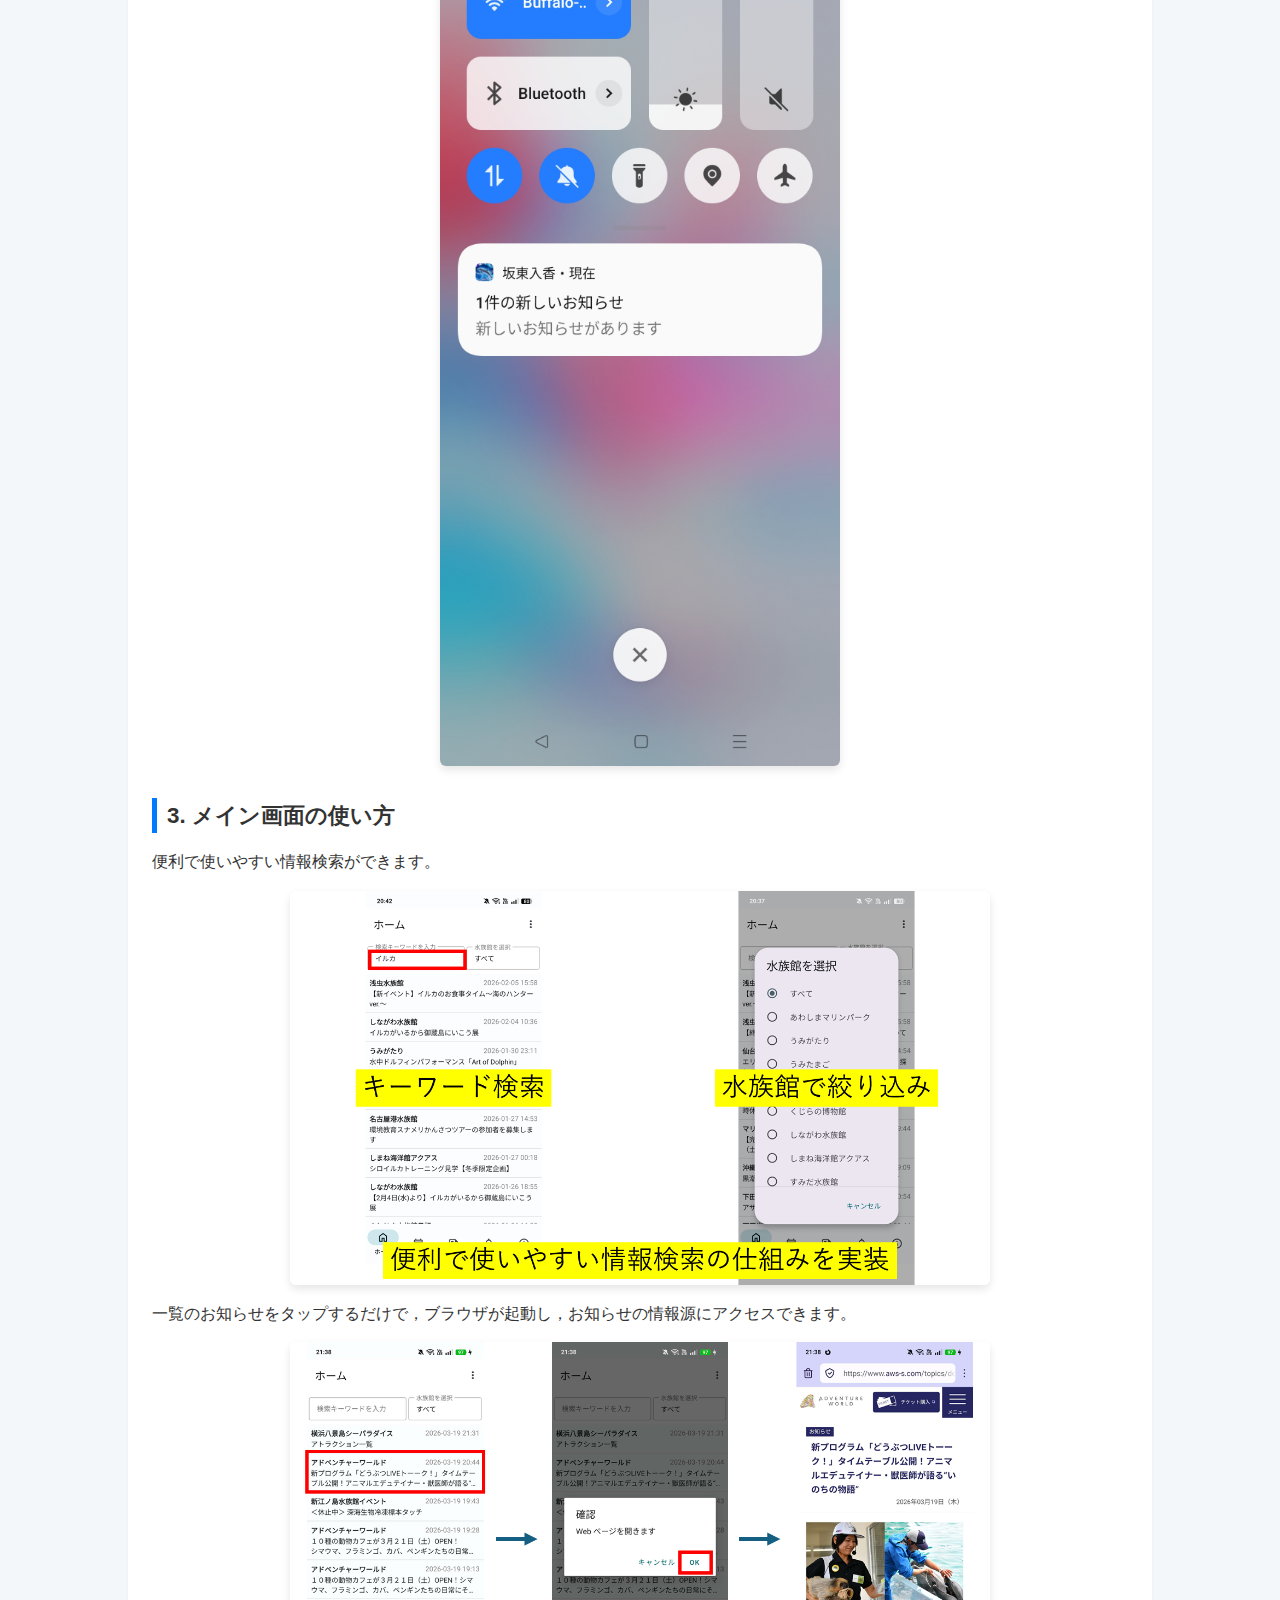
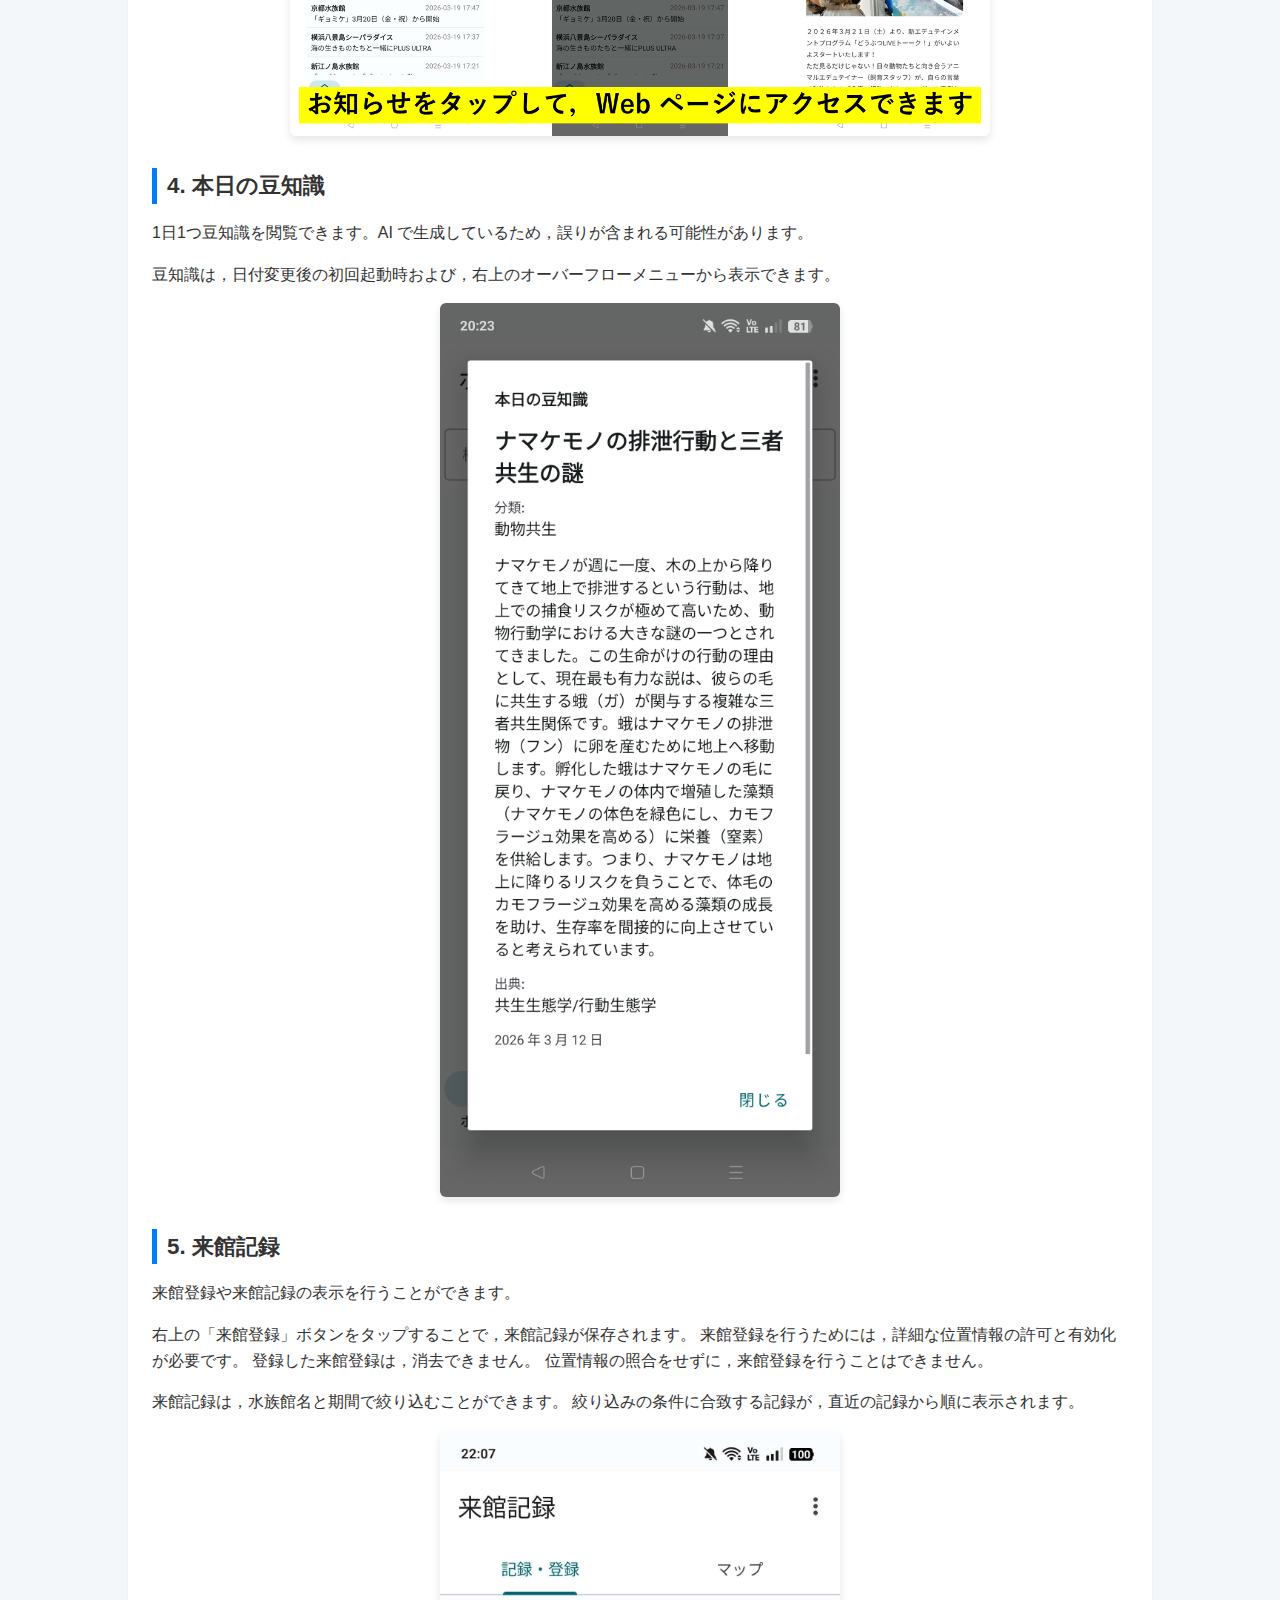
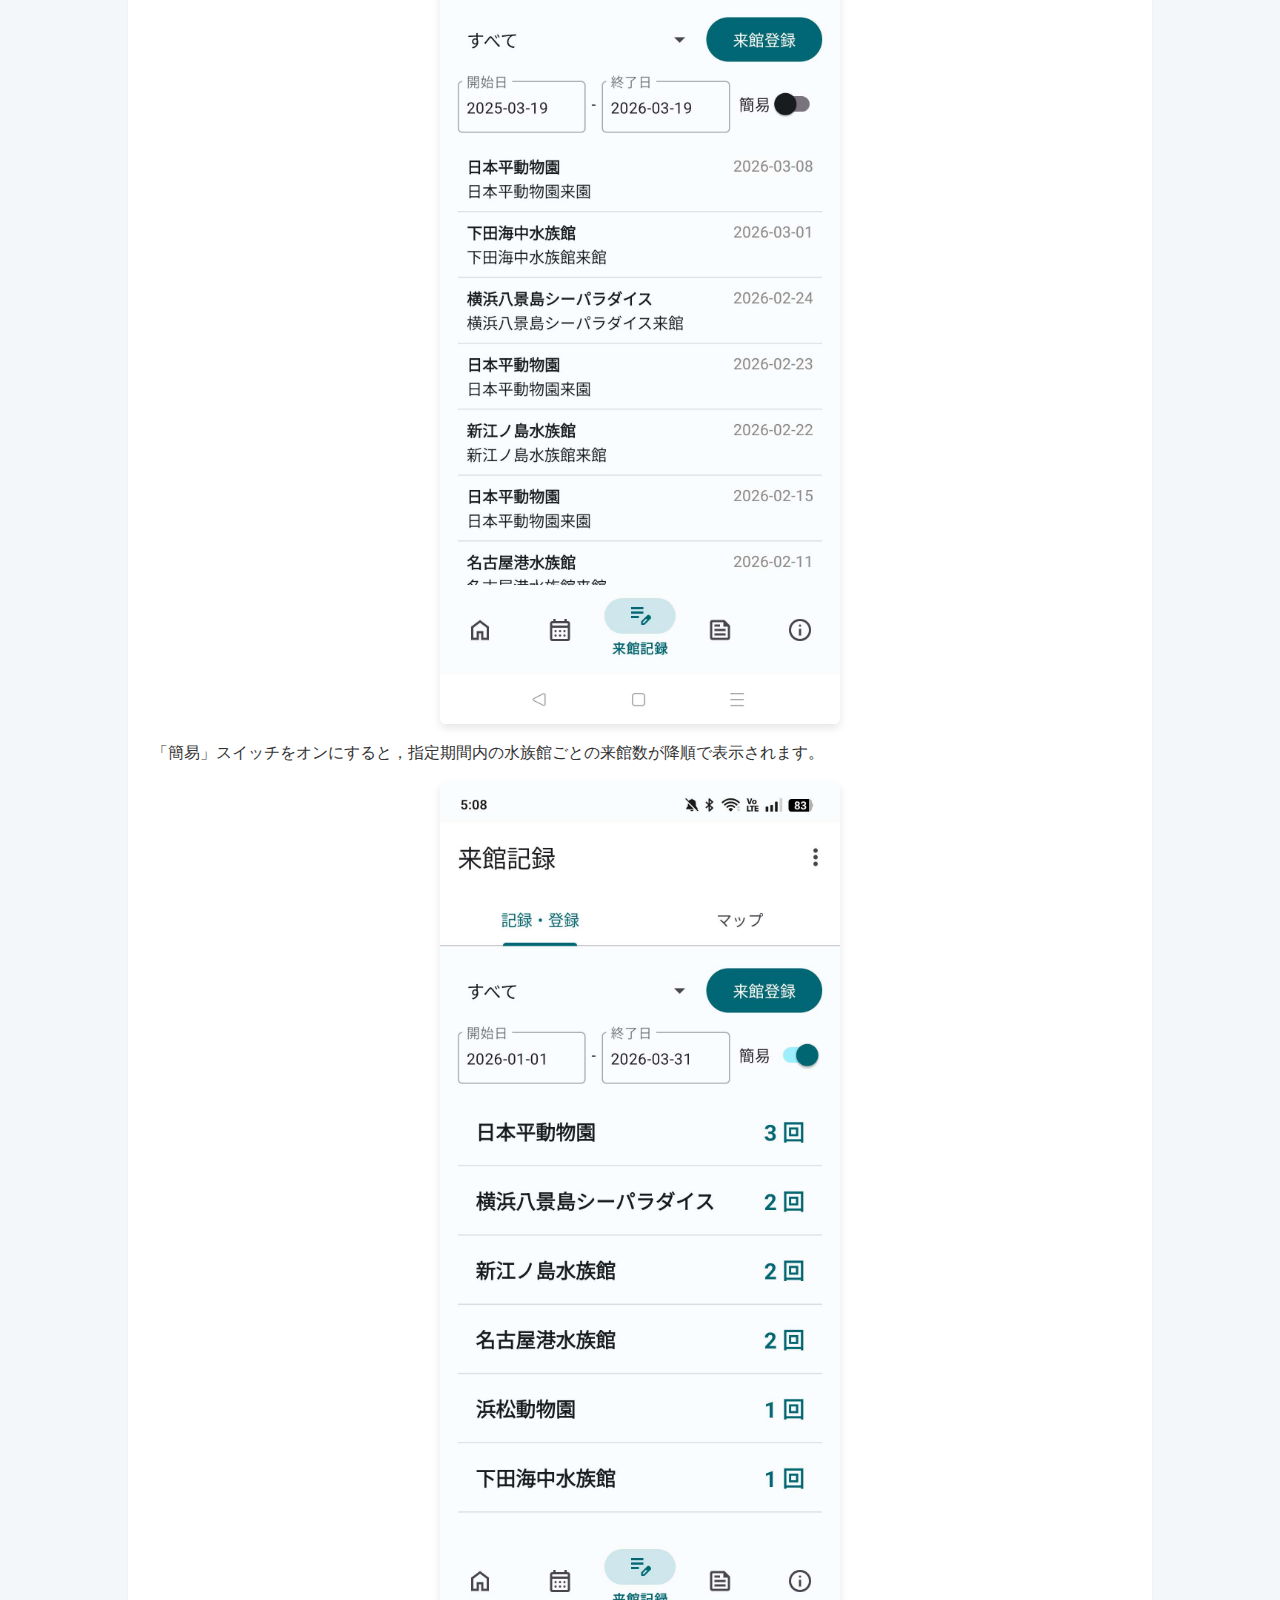
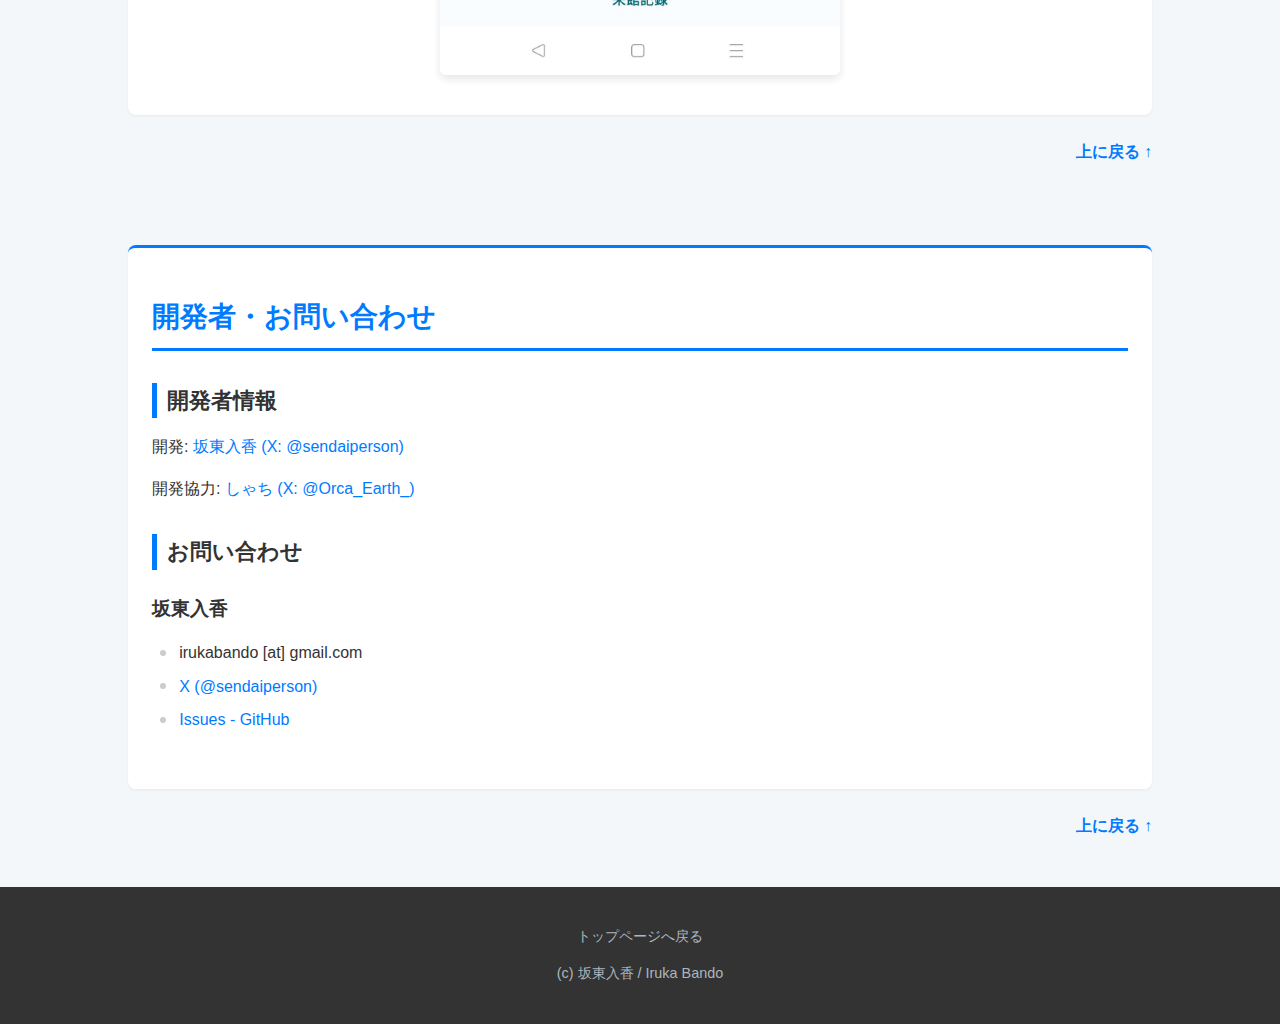
<file: install.html>
<!DOCTYPE html>
<html lang="ja">
    <head>
        <meta charset="UTF-8">
        <meta name="viewport" content="width=device-width, initial-scale=1.0">
        <title>インストールマニュアル - 坂東入香 Android アプリ</title>
        <link rel="stylesheet" href="style.css">
    </head>
    <body>

        <header>
            <div class="container">
                <h1>インストールマニュアル - 坂東入香 Android アプリ</h1>
                <p>インストール・初回起動・基本的な使い方</p>
            </div>
        </header>
        
        <div class="container">
            <nav id="table-of-contents">
                    <h2>目次</h2>
                    <ul>
                    <li><a href="#install">インストール</a></li>
                    <li><a href="#setting">初回起動</a></li>
                    <li><a href="#use">基本的な使い方</a></li>
                    <li><a href="#contact">開発者・お問い合わせ</a></li>
                    </ul>

                    <div class="toc-external-container">
                    <ul class="toc-external-list">
                            <li><a href="index.html">≪ トップページへ戻る</a></li>
                    </ul>
                </div>
            </nav>

            <section id="install">
                <h2>インストール（アップデート時共通）</h2>
                <div class="card">
                    
                    <h3>1. apk ファイルのダウンロード</h3>
                    <p>下のリンクをクリックして，本アプリの最新版をダウンロードしてください。</p>
                    <p><a href="index.html#download">こちらをクリック</a>（ダウンロードサイトに飛びます）</p>
                    <img src="images/install01_apkDownload.PNG" alt="apk ファイルのダウンロード方法" width="700" loading="lazy">


                    <h3>2. インストールの実行</h3>
                    <p>ダウンロードした apk ファイルをファイルマネージャーなどで探し，ファイルをタップしてインストールを実行してください。</p>
                    <img src="images/install02_ScanAndInstall.PNG" alt="インストールの実行方法" width="700" loading="lazy">

                    <p>不明なアプリである旨の警告が出た場合は，設定をタップし，許可をお願いいたします。</p>
                    <img src="images/install03_allowUnknownApp.PNG" alt="不明なアプリの許可" width="700" loading="lazy">

                    <p>インストール完了を示す通知が表示されれば，完了です。</p>

                </div>
                <p class="back-to-top"><a href="#table-of-contents">上に戻る ↑</a></p>
            </section>

            <section id="setting">
                <h2>初回起動</h2>
                <div class="card">
                    <p>以降は，初めてインストールした方のみが必要な操作です。アップデートの場合は不要です。</p>
                    <h3>1. 起動・通知の許可</h3>
                    <p>インストールした坂東入香アプリをアプリ一覧などから探し，起動してください。</p>
                    <p>イルカのアイコンが目印です。</p>
                    <img src="images/AppIcon.jpg" alt="坂東入香アプリのアイコン" width="400" loading="lazy">
                    <p>通知の送信を許可してください。新たなお知らせの通知の受信に必要です。</p>
                    <img src="images/install04_notificationEnable.PNG" alt="通知の許可" width="700" loading="lazy">

                    <h3>2. ポップアップの確認</h3>
                    <p>ポップアップがいくつか表示されます（バージョンにより変わります）。確認してから，右下の「閉じる」をタップしてください。</p>
                    <img src="images/install05_popupAfterInstall.PNG" alt="初回起動時のポップアップ" width="700" loading="lazy">

                    <h3>3. 初回起動時の設定</h3>
                    <p>初期状態では，通知の送信およびニュースの自動読み込みが無効化されています。</p>
                    <p>水族館の最新ニュースを定期的に受信するためには，通知と自動読み込みの有効化が必要です。</p>
                    <p>右上の「...」をタップして，オーバーフローメニューを表示し，「設定」をタップしてください。</p>
                    <p>「通知を有効にする」をタップし，スイッチをオンにしてください。</p>
                    <p>「読み込み頻度」をタップし，頻度を選択してください。1時間程度で構いません。お好みで調整してください。</p>
                    <p>自動読み込みとは，指定した頻度で水族館のウェブページをスクレイピングし，データベースに格納する処理です。
                        通知と自動読み込みを有効にすることで，水族館の最新情報を定期的に受け取ることができます。
                    </p>
                    <img src="images/install06_SettingAfterInstall.PNG" alt="初回起動後の設定" width="700" loading="lazy">
                </div>
                <p class="back-to-top"><a href="#table-of-contents">上に戻る ↑</a></p>
            </section>

            <section id="use">
                <h2>基本的な使い方</h2>
                <div class="card">
                    <h3>1. 手動でニュースの読み込みを実行</h3>
                    <p>画面を下にスワイプし，ニュースを読み込みます。
                        ウェブページから情報を取得しますので，スマホをインターネットに接続した状態で実行してください。</p>
                    <img src="images/install07_Scraping.PNG" alt="手動でのニュース読み込み情報" width="700" loading="lazy">

                    <h3>2. 通知</h3>
                    <p>水族館の最新ニュースを受信した際に，通知を受け取ることができます。</p>
                    <p>通知の送信の許可および，設定画面での通知，自動読み込みを有効化しておく必要があります。</p>
                    <img src="images/BackgroundNotification.jpg" alt="最新ニュース取得時の通知の送信" width="400" loading="lazy">

                    <h3>3. メイン画面の使い方</h3>
                    <p>便利で使いやすい情報検索ができます。</p>
                    <img src="images/install08_searchNews.PNG" alt="メイン画面の使い方" width="700" loading="lazy">

                    <p>一覧のお知らせをタップするだけで，ブラウザが起動し，お知らせの情報源にアクセスできます。</p>
                    <img src="images/install09_OpenWebPage.PNG" alt="お知らせへのアクセス" width="700" loading="lazy">

                    <h3>4. 本日の豆知識</h3>
                    <p>1日1つ豆知識を閲覧できます。AI で生成しているため，誤りが含まれる可能性があります。</p>
                    <p>豆知識は，日付変更後の初回起動時および，右上のオーバーフローメニューから表示できます。</p>
                    <img src="images/TodayKnowledge.jpg" alt="本日の豆知識のポップアップ表示" width="400" loading="lazy">

                    <h3>5. 来館記録</h3>
                    <p>来館登録や来館記録の表示を行うことができます。</p>
                    <p>右上の「来館登録」ボタンをタップすることで，来館記録が保存されます。
                        来館登録を行うためには，詳細な位置情報の許可と有効化が必要です。
                        登録した来館登録は，消去できません。
                        位置情報の照合をせずに，来館登録を行うことはできません。</p>

                    <p>来館記録は，水族館名と期間で絞り込むことができます。
                        絞り込みの条件に合致する記録が，直近の記録から順に表示されます。</p>

                    <img src="images/VisitRecordStandardView.jpg" alt="来館記録の通常表示" width="400" loading="lazy">

                    <p>「簡易」スイッチをオンにすると，指定期間内の水族館ごとの来館数が降順で表示されます。</p>

                    <img src="images/VisitRecordSimpleView.jpg" alt="来館記録の簡易表示" width="400" loading="lazy">

                </div>
                <p class="back-to-top"><a href="#table-of-contents">上に戻る ↑</a></p>
            </section>

            <section id="contact">
                <div class="card">
                    <h2>開発者・お問い合わせ</h2>
                    <h3>開発者情報</h3>
                    <p>開発: <a href="https://x.com/sendaiperson" target="_blank">坂東入香 (X: @sendaiperson)</a></p>
                    <p>開発協力: <a href="https://x.com/Orca_Earth_" target="_blank">しゃち (X: @Orca_Earth_)</a></p>

                    <h3>お問い合わせ</h3>
                    <h4>坂東入香</h4>
                    <ul class="contact-list">
                        <li>irukabando [at] gmail.com</li>
                        <li><a href="https://x.com/sendaiperson" target="_blank">X (@sendaiperson)</a></li>
                        <li><a href="https://github.com/irukabando/irubabandoApp/issues" target="_blank">Issues - GitHub</a></li>
                    </ul>
                    <img src="images/IrukaBandoIntroduction.png" alt="坂東入香の紹介画像" width="700" loading="lazy">
                </div>
                <p class="back-to-top"><a href="#table-of-contents">上に戻る ↑</a></p>
            </section>

        </div>

        <footer>
            <div class="container">
                <p><a href="index.html" style="color: #adb5bd;">トップページへ戻る</a></p>
                <p>(c) 坂東入香 / Iruka Bando</p>
            </div>
        </footer>

    </body>
</html>
</file>
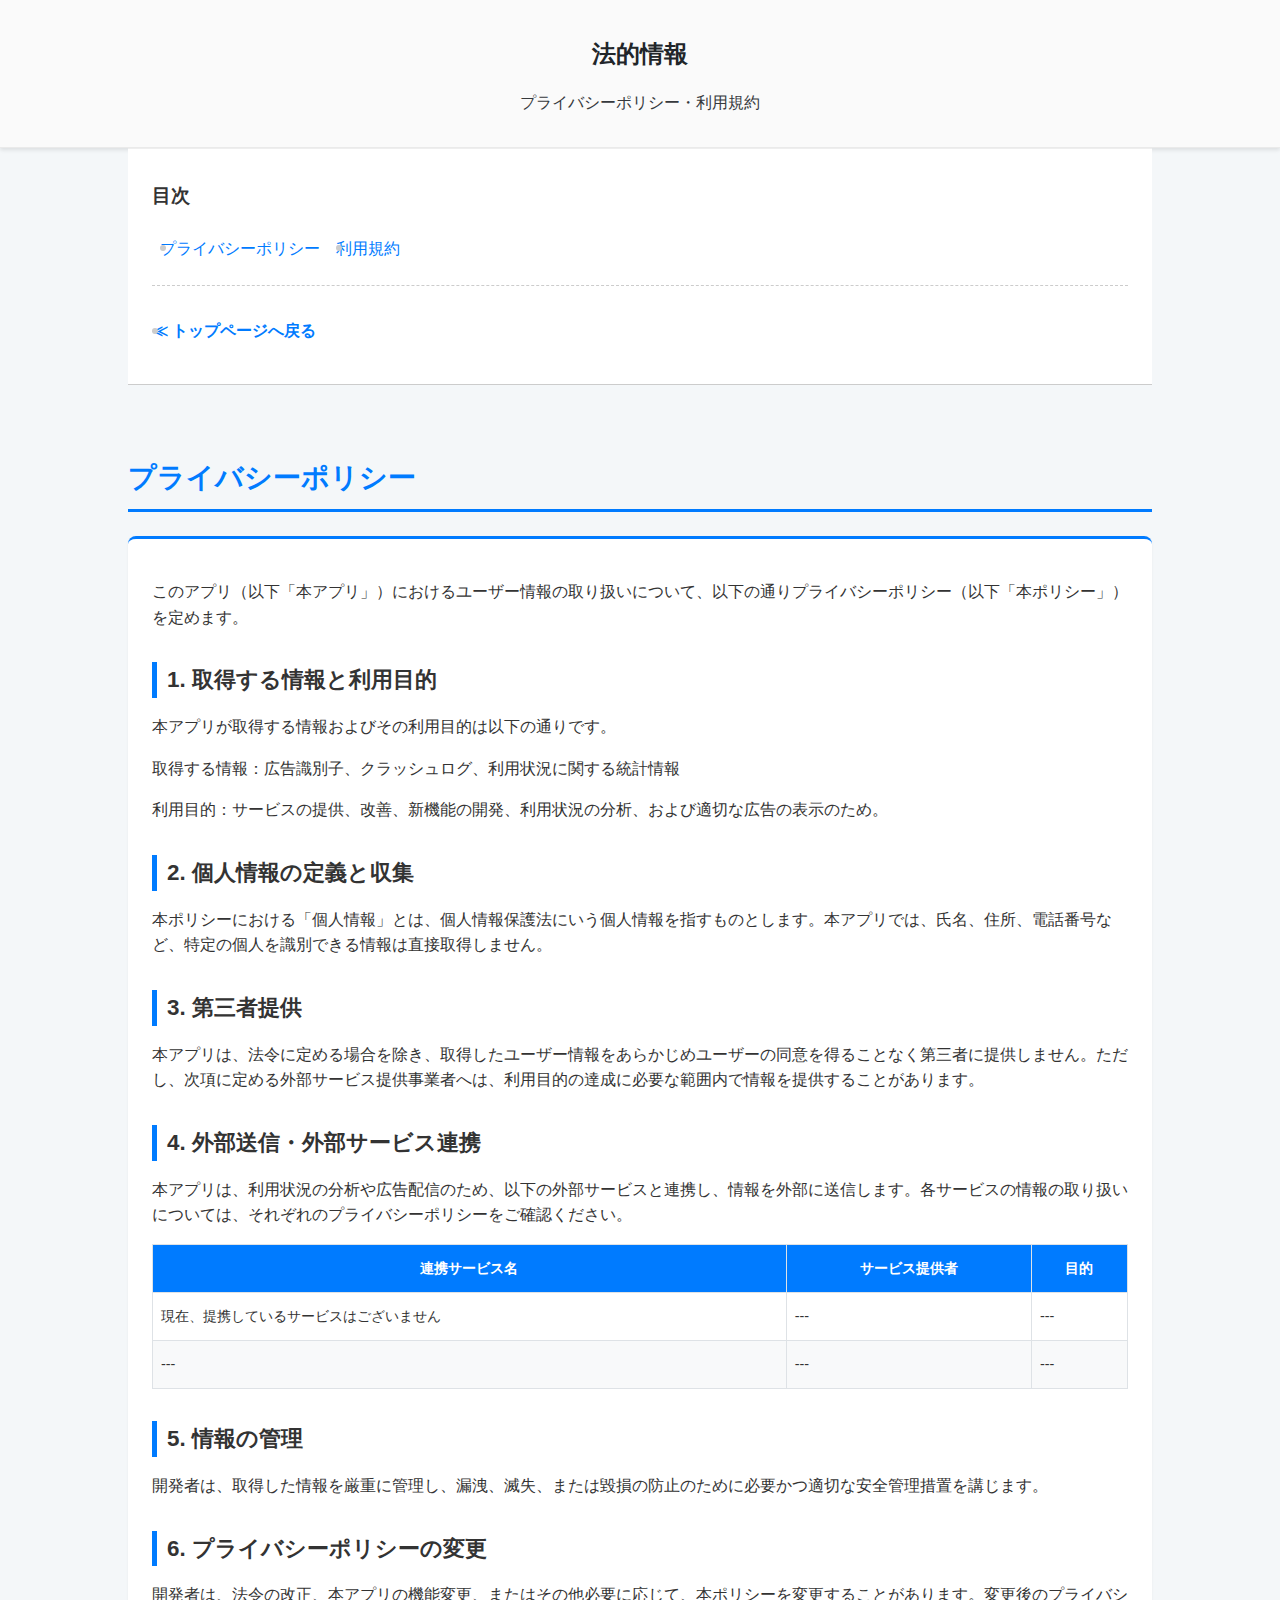
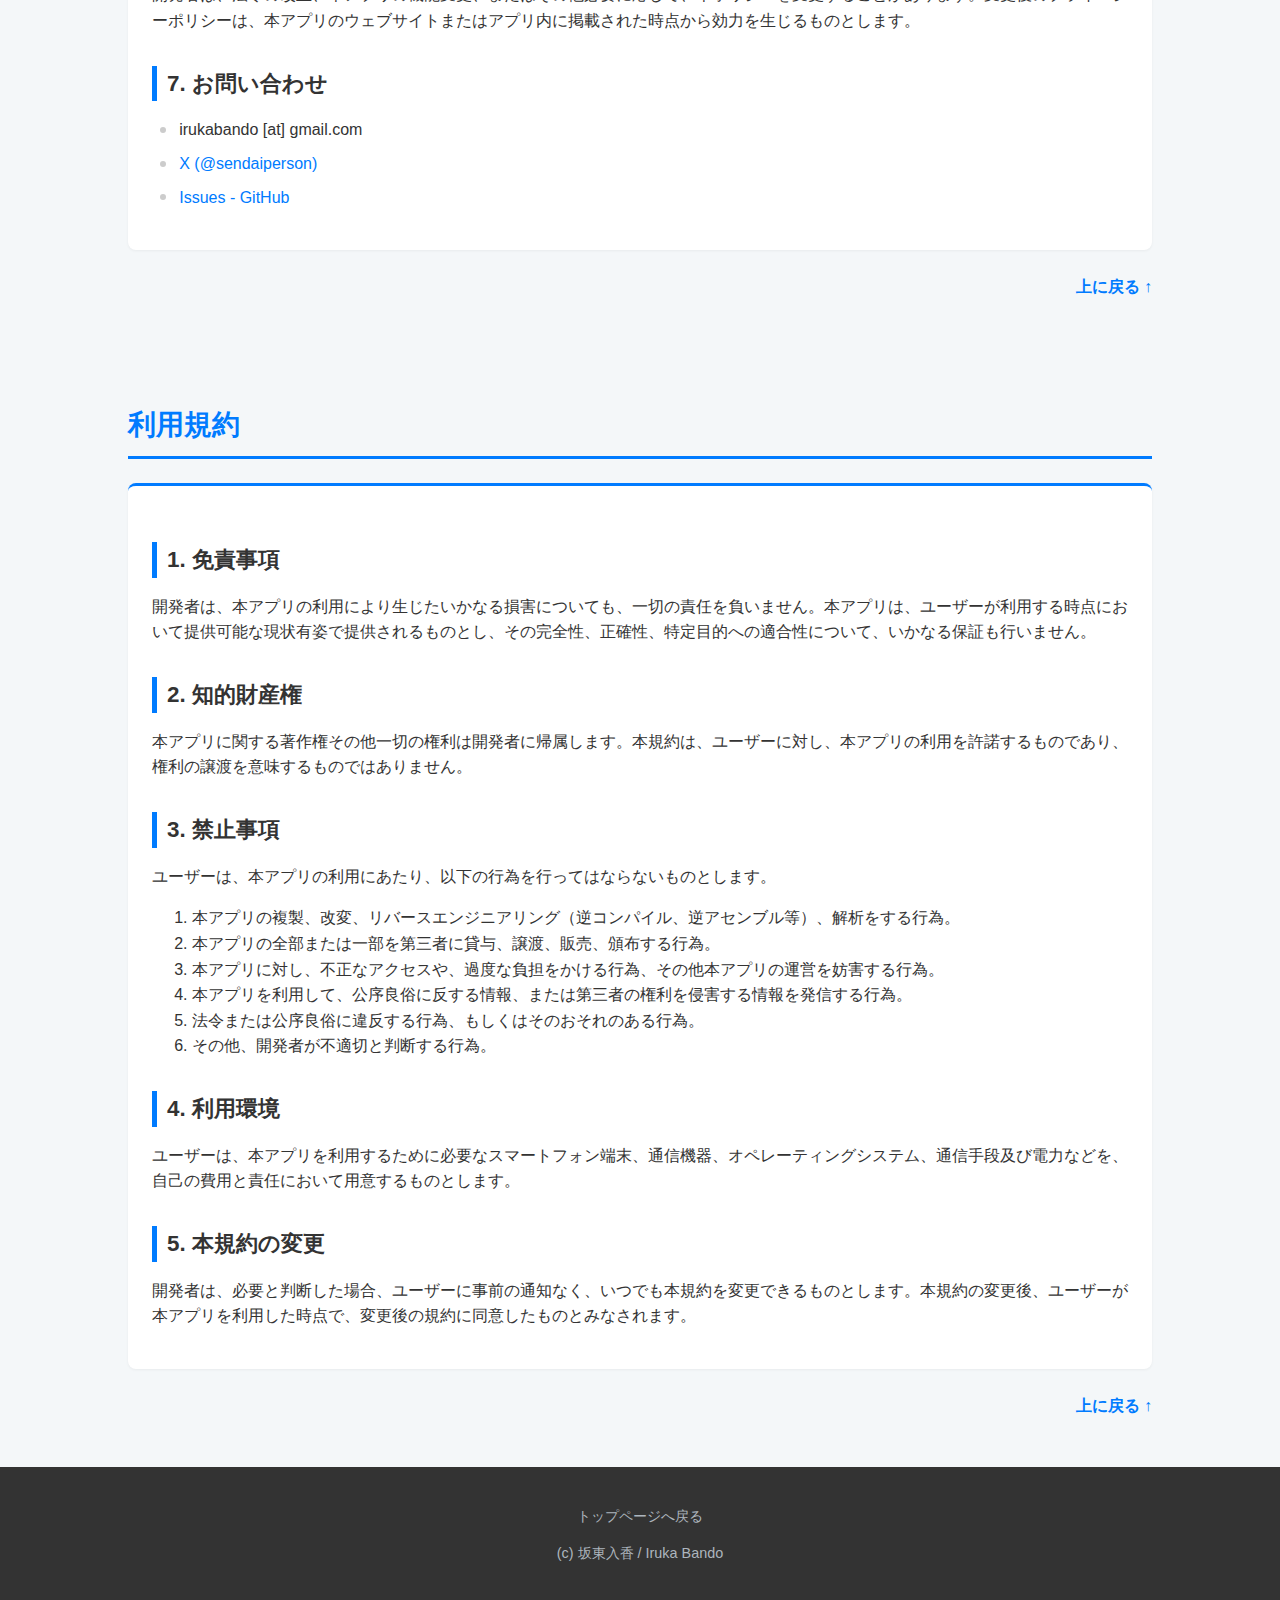
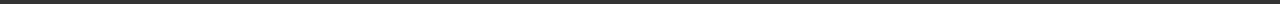
<file: legal.html>
<!DOCTYPE html>
<html lang="ja">
<head>
    <meta charset="UTF-8">
    <meta name="viewport" content="width=device-width, initial-scale=1.0">
    <title>法的情報 - 坂東入香 Android アプリ</title>
    <link rel="stylesheet" href="style.css">
</head>
<body>

    <header>
        <div class="container">
            <h1>法的情報</h1>
            <p>プライバシーポリシー・利用規約</p>
        </div>
    </header>
    
    <div class="container">
	<nav id="table-of-contents">
    	    <h2>目次</h2>
    	    <ul>
        	<li><a href="#privacy">プライバシーポリシー</a></li>
        	<li><a href="#terms">利用規約</a></li>
    	    </ul>

    	    <div class="toc-external-container">
        	<ul class="toc-external-list">
            	    <li><a href="index.html">≪ トップページへ戻る</a></li>
        	</ul>
    	</div>
	</nav>

        <section id="privacy">
            <h2>プライバシーポリシー</h2>
            <div class="card">
                <p>このアプリ（以下「本アプリ」）におけるユーザー情報の取り扱いについて、以下の通りプライバシーポリシー（以下「本ポリシー」）を定めます。</p>
                
                <h3>1. 取得する情報と利用目的</h3>
                <p>本アプリが取得する情報およびその利用目的は以下の通りです。</p>
                <p>取得する情報：広告識別子、クラッシュログ、利用状況に関する統計情報</p>
                <p>利用目的：サービスの提供、改善、新機能の開発、利用状況の分析、および適切な広告の表示のため。</p>  

                <h3>2. 個人情報の定義と収集</h3>
                <p>本ポリシーにおける「個人情報」とは、個人情報保護法にいう個人情報を指すものとします。本アプリでは、氏名、住所、電話番号など、特定の個人を識別できる情報は直接取得しません。</p>

                <h3>3. 第三者提供</h3>
                <p>本アプリは、法令に定める場合を除き、取得したユーザー情報をあらかじめユーザーの同意を得ることなく第三者に提供しません。ただし、次項に定める外部サービス提供事業者へは、利用目的の達成に必要な範囲内で情報を提供することがあります。</p>

                <h3>4. 外部送信・外部サービス連携</h3>
                <p>本アプリは、利用状況の分析や広告配信のため、以下の外部サービスと連携し、情報を外部に送信します。各サービスの情報の取り扱いについては、それぞれのプライバシーポリシーをご確認ください。</p>
                <table>
                    <thead>
                        <tr>
                            <th>連携サービス名</th>
                            <th>サービス提供者</th>
                            <th>目的</th>
                        </tr>
                    </thead>
                    <tbody>
                        <tr>
                            <td>現在、提携しているサービスはございません</td>
                            <td> --- </td>
                            <td> --- </td>
                        </tr>
                        <tr>
                            <td> --- </td>
                            <td> --- </td>
                            <td> --- </td>
                        </tr>
                    </tbody>
                </table>

                <h3>5. 情報の管理</h3>
                <p>開発者は、取得した情報を厳重に管理し、漏洩、滅失、または毀損の防止のために必要かつ適切な安全管理措置を講じます。</p>

                <h3>6. プライバシーポリシーの変更</h3>
                <p>開発者は、法令の改正、本アプリの機能変更、またはその他必要に応じて、本ポリシーを変更することがあります。変更後のプライバシーポリシーは、本アプリのウェブサイトまたはアプリ内に掲載された時点から効力を生じるものとします。</p>

                <h3>7. お問い合わせ</h3>
                <ul class="contact-list">
                    <li>irukabando [at] gmail.com</li>
                    <li><a href="https://x.com/sendaiperson" target="_blank">X (@sendaiperson)</a></li>
                    <li><a href="https://github.com/irukabando/irubabandoApp/issues" target="_blank">Issues - GitHub</a></li>
                </ul>
            </div>
            <p class="back-to-top"><a href="#table-of-contents">上に戻る ↑</a></p>
        </section>

        <section id="terms">
            <h2>利用規約</h2>
            <div class="card">
                <h3>1. 免責事項</h3>
                <p>開発者は、本アプリの利用により生じたいかなる損害についても、一切の責任を負いません。本アプリは、ユーザーが利用する時点において提供可能な現状有姿で提供されるものとし、その完全性、正確性、特定目的への適合性について、いかなる保証も行いません。</p>

                <h3>2. 知的財産権</h3>
                <p>本アプリに関する著作権その他一切の権利は開発者に帰属します。本規約は、ユーザーに対し、本アプリの利用を許諾するものであり、権利の譲渡を意味するものではありません。</p>

                <h3>3. 禁止事項</h3>
                <p>ユーザーは、本アプリの利用にあたり、以下の行為を行ってはならないものとします。</p>
                <ol>
                    <li>本アプリの複製、改変、リバースエンジニアリング（逆コンパイル、逆アセンブル等）、解析をする行為。</li>
                    <li>本アプリの全部または一部を第三者に貸与、譲渡、販売、頒布する行為。</li>
                    <li>本アプリに対し、不正なアクセスや、過度な負担をかける行為、その他本アプリの運営を妨害する行為。</li>
                    <li>本アプリを利用して、公序良俗に反する情報、または第三者の権利を侵害する情報を発信する行為。</li>
                    <li>法令または公序良俗に違反する行為、もしくはそのおそれのある行為。</li>
                    <li>その他、開発者が不適切と判断する行為。</li>
                </ol>

                <h3>4. 利用環境</h3>
                <p>ユーザーは、本アプリを利用するために必要なスマートフォン端末、通信機器、オペレーティングシステム、通信手段及び電力などを、自己の費用と責任において用意するものとします。</p>

                <h3>5. 本規約の変更</h3>
                <p>開発者は、必要と判断した場合、ユーザーに事前の通知なく、いつでも本規約を変更できるものとします。本規約の変更後、ユーザーが本アプリを利用した時点で、変更後の規約に同意したものとみなされます。</p>
            </div>
            <p class="back-to-top"><a href="#table-of-contents">上に戻る ↑</a></p>
        </section>
    </div>

    <footer>
        <div class="container">
            <p><a href="index.html" style="color: #adb5bd;">トップページへ戻る</a></p>
            <p>(c) 坂東入香 / Iruka Bando</p>
        </div>
    </footer>

</body>
</html>
</file>
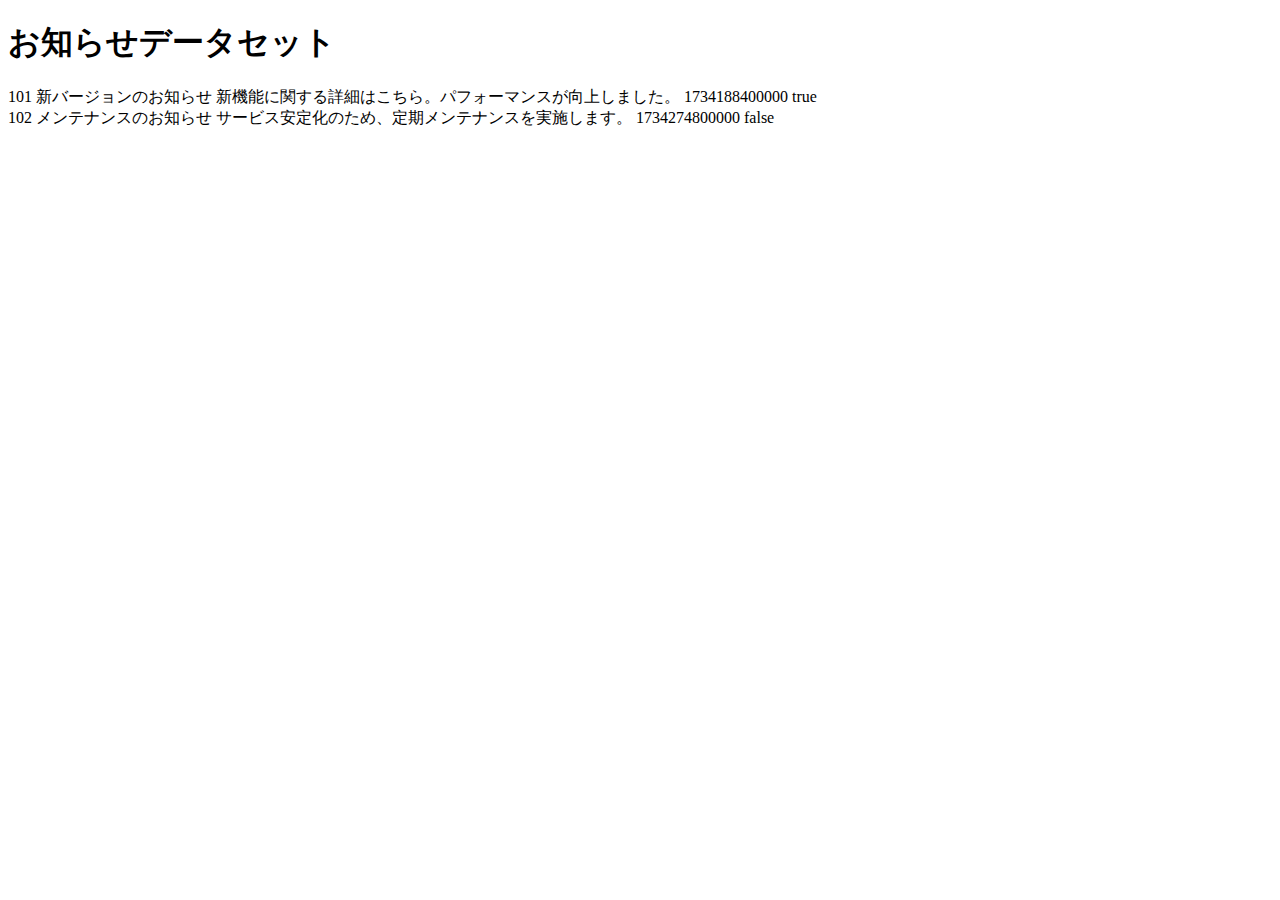
<file: noticesFromDevelopers.html>
<!DOCTYPE html>
<html lang="ja">
<head>
    <meta charset="UTF-8">
    <title><span>タグを使用した構造化データ</title>
</head>
<body>

    <h1>お知らせデータセット</h1>

    <div id="announcements-dataset">

        <div class="announcement-record">
            
            <span class="data-field" data-type="id">101</span>
            
            <span class="data-field" data-type="title">新バージョンのお知らせ</span>
            
            <span class="data-field" data-type="content">新機能に関する詳細はこちら。パフォーマンスが向上しました。</span>
            
            <span class="data-field" data-type="published_at">1734188400000</span>
            
            <span class="data-field" data-type="is_critical">true</span>
            
        </div>

        <div class="announcement-record">
            
            <span class="data-field" data-type="id">102</span>
            
            <span class="data-field" data-type="title">メンテナンスのお知らせ</span>
            
            <span class="data-field" data-type="content">サービス安定化のため、定期メンテナンスを実施します。</span>
            
            <span class="data-field" data-type="published_at">1734274800000</span>
            
            <span class="data-field" data-type="is_critical">false</span>
            
        </div>
        
    </div>

</body>
</html>
</file>
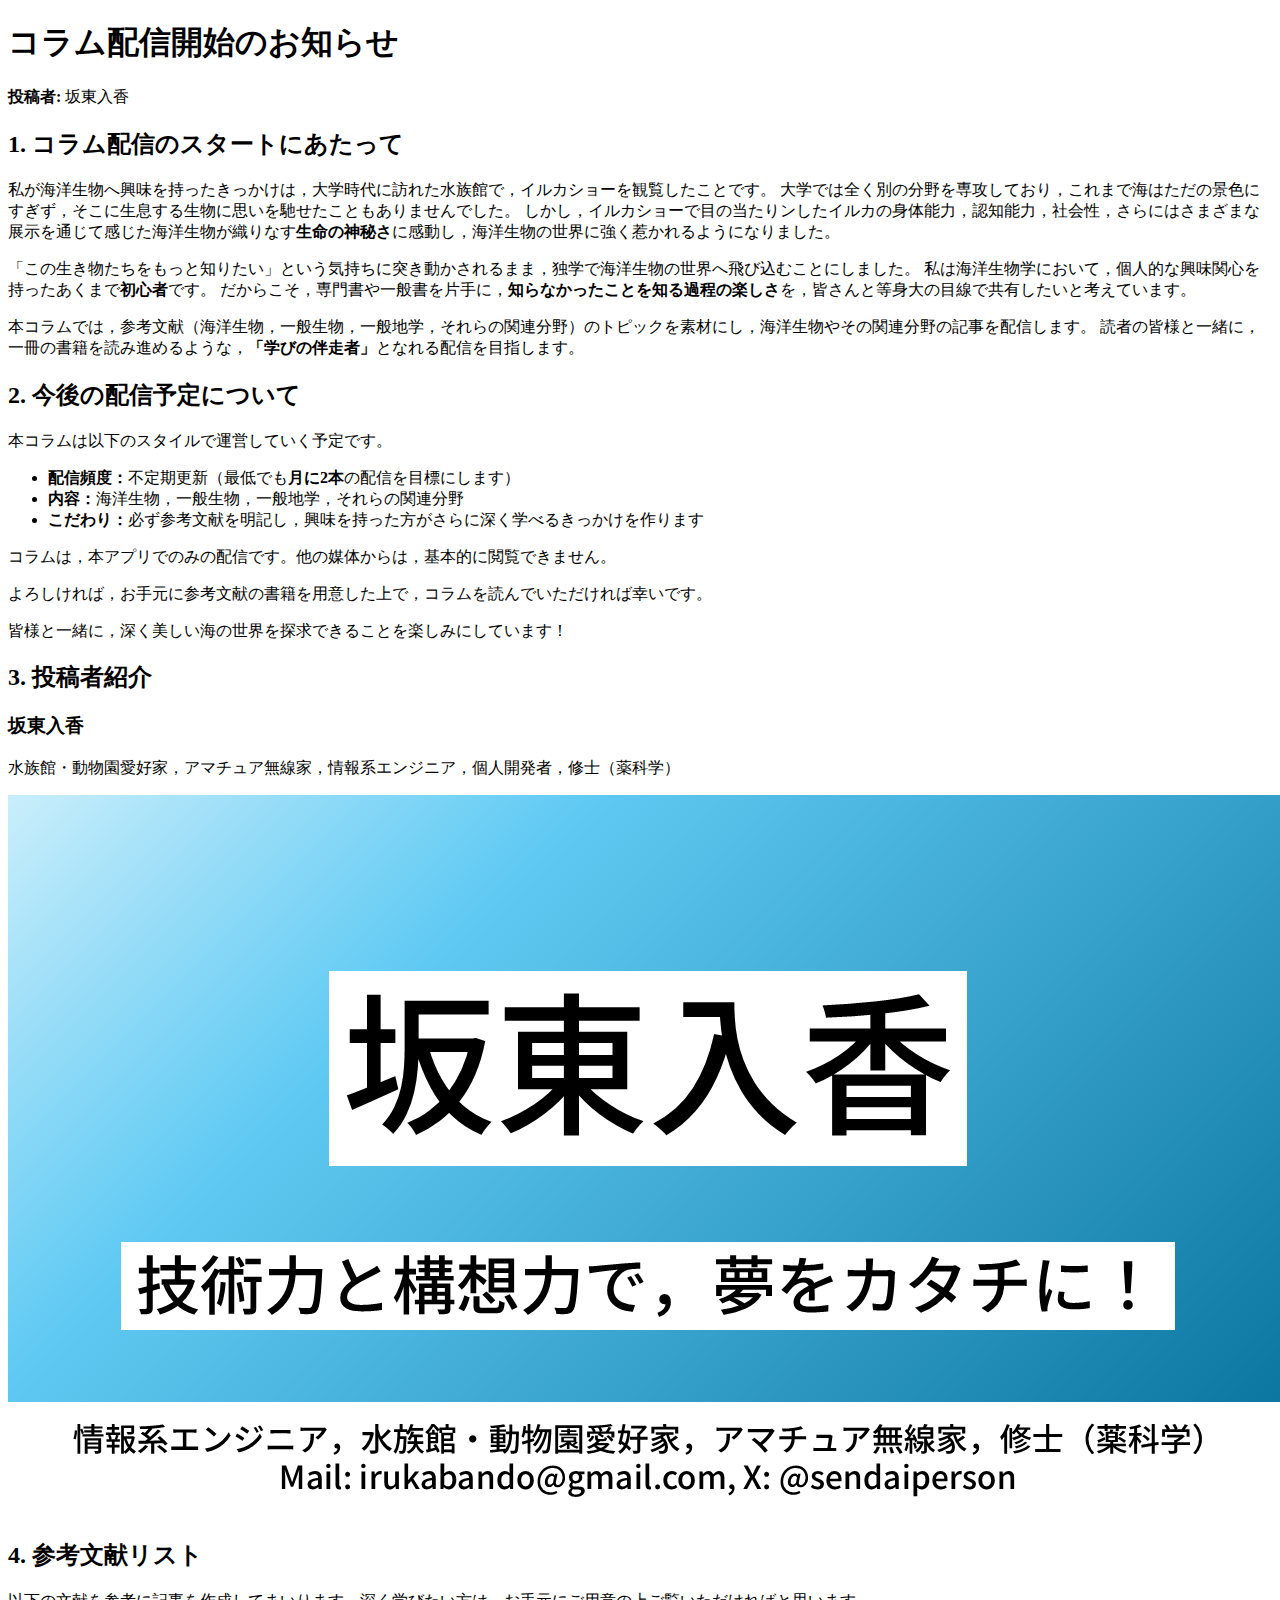
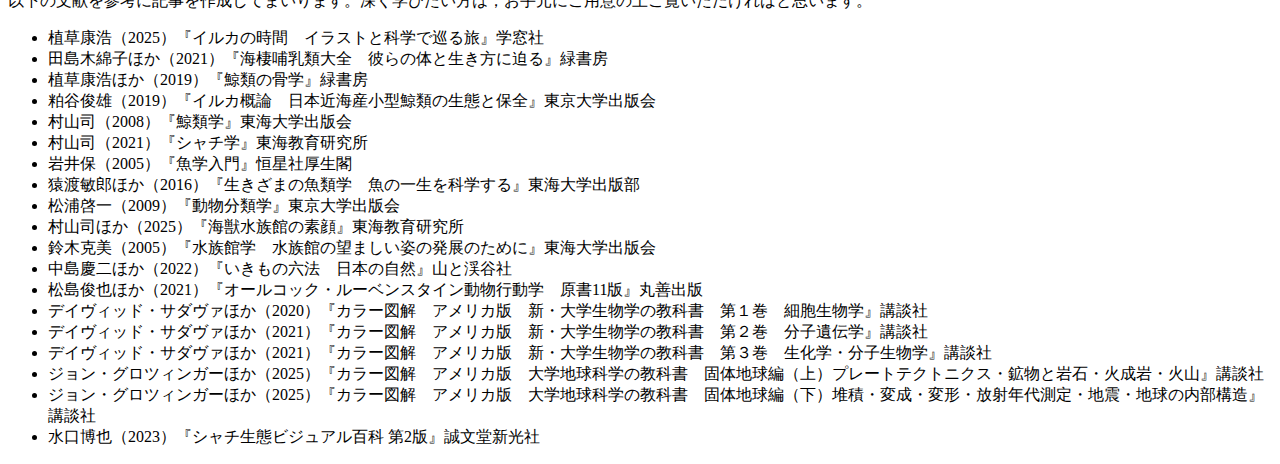
<file: columns/1001_column.html>
<!DOCTYPE html>
<html lang="ja">
<head>
    <meta charset="UTF-8">
    <title>海洋生物コラム開始のお知らせ</title>
</head>
<body>
    <h1>コラム配信開始のお知らせ</h1>
    <p><strong>投稿者:</strong> 坂東入香</p>

    <h2>1. コラム配信のスタートにあたって</h2>
    <p>私が海洋生物へ興味を持ったきっかけは，大学時代に訪れた水族館で，イルカショーを観覧したことです。
    大学では全く別の分野を専攻しており，これまで海はただの景色にすぎず，そこに生息する生物に思いを馳せたこともありませんでした。
    しかし，イルカショーで目の当たりンしたイルカの身体能力，認知能力，社会性，さらにはさまざまな展示を通じて感じた海洋生物が織りなす<strong>生命の神秘さ</strong>に感動し，海洋生物の世界に強く惹かれるようになりました。</p>

    <p>「この生き物たちをもっと知りたい」という気持ちに突き動かされるまま，独学で海洋生物の世界へ飛び込むことにしました。
    私は海洋生物学において，個人的な興味関心を持ったあくまで<strong>初心者</strong>です。
    だからこそ，専門書や一般書を片手に，<strong>知らなかったことを知る過程の楽しさ</strong>を，皆さんと等身大の目線で共有したいと考えています。</p>

    <p>本コラムでは，参考文献（海洋生物，一般生物，一般地学，それらの関連分野）のトピックを素材にし，海洋生物やその関連分野の記事を配信します。
    読者の皆様と一緒に，一冊の書籍を読み進めるような，<strong>「学びの伴走者」</strong>となれる配信を目指します。</p>

    <h2>2. 今後の配信予定について</h2>
    <p>本コラムは以下のスタイルで運営していく予定です。</p>
    <ul>
        <li><strong>配信頻度：</strong>不定期更新（最低でも<strong>月に2本</strong>の配信を目標にします）</li>
        <li><strong>内容：</strong>海洋生物，一般生物，一般地学，それらの関連分野</li>
        <li><strong>こだわり：</strong>必ず参考文献を明記し，興味を持った方がさらに深く学べるきっかけを作ります</li>
    </ul>
    <p>コラムは，本アプリでのみの配信です。他の媒体からは，基本的に閲覧できません。</p>
    <p>よろしければ，お手元に参考文献の書籍を用意した上で，コラムを読んでいただければ幸いです。</p>
    <p>皆様と一緒に，深く美しい海の世界を探求できることを楽しみにしています！</p>

    <h2>3. 投稿者紹介</h2>
    <h3>坂東入香</h3>
    <p>水族館・動物園愛好家，アマチュア無線家，情報系エンジニア，個人開発者，修士（薬科学）</p>
    <img src="images/IrukaBandoIntroduction.png" alt="坂東入香の紹介">

    <h2>4. 参考文献リスト</h2>
    <p>以下の文献を参考に記事を作成してまいります。深く学びたい方は，お手元にご用意の上ご覧いただければと思います。</p>
    <ul>
        <li>植草康浩（2025）『イルカの時間　イラストと科学で巡る旅』学窓社</li>
        <li>田島木綿子ほか（2021）『海棲哺乳類大全　彼らの体と生き方に迫る』緑書房</li>
        <li>植草康浩ほか（2019）『鯨類の骨学』緑書房</li>
        <li>粕谷俊雄（2019）『イルカ概論　日本近海産小型鯨類の生態と保全』東京大学出版会</li>
        <li>村山司（2008）『鯨類学』東海大学出版会</li>
        <li>村山司（2021）『シャチ学』東海教育研究所</li>
        <li>岩井保（2005）『魚学入門』恒星社厚生閣</li>
        <li>猿渡敏郎ほか（2016）『生きざまの魚類学　魚の一生を科学する』東海大学出版部</li>
        <li>松浦啓一（2009）『動物分類学』東京大学出版会</li>
        <li>村山司ほか（2025）『海獣水族館の素顔』東海教育研究所</li>
        <li>鈴木克美（2005）『水族館学　水族館の望ましい姿の発展のために』東海大学出版会</li>
        <li>中島慶二ほか（2022）『いきもの六法　日本の自然』山と渓谷社</li>
        <li>松島俊也ほか（2021）『オールコック・ルーベンスタイン動物行動学　原書11版』丸善出版</li>
        <li>デイヴィッド・サダヴァほか（2020）『カラー図解　アメリカ版　新・大学生物学の教科書　第１巻　細胞生物学』講談社</li>
        <li>デイヴィッド・サダヴァほか（2021）『カラー図解　アメリカ版　新・大学生物学の教科書　第２巻　分子遺伝学』講談社</li>
        <li>デイヴィッド・サダヴァほか（2021）『カラー図解　アメリカ版　新・大学生物学の教科書　第３巻　生化学・分子生物学』講談社</li>
        <li>ジョン・グロツィンガーほか（2025）『カラー図解　アメリカ版　大学地球科学の教科書　固体地球編（上）プレートテクトニクス・鉱物と岩石・火成岩・火山』講談社</li>
        <li>ジョン・グロツィンガーほか（2025）『カラー図解　アメリカ版　大学地球科学の教科書　固体地球編（下）堆積・変成・変形・放射年代測定・地震・地球の内部構造』講談社</li>
        <li>水口博也（2023）『シャチ生態ビジュアル百科 第2版』誠文堂新光社</li>
    </ul>

</body>
</html>
</file>
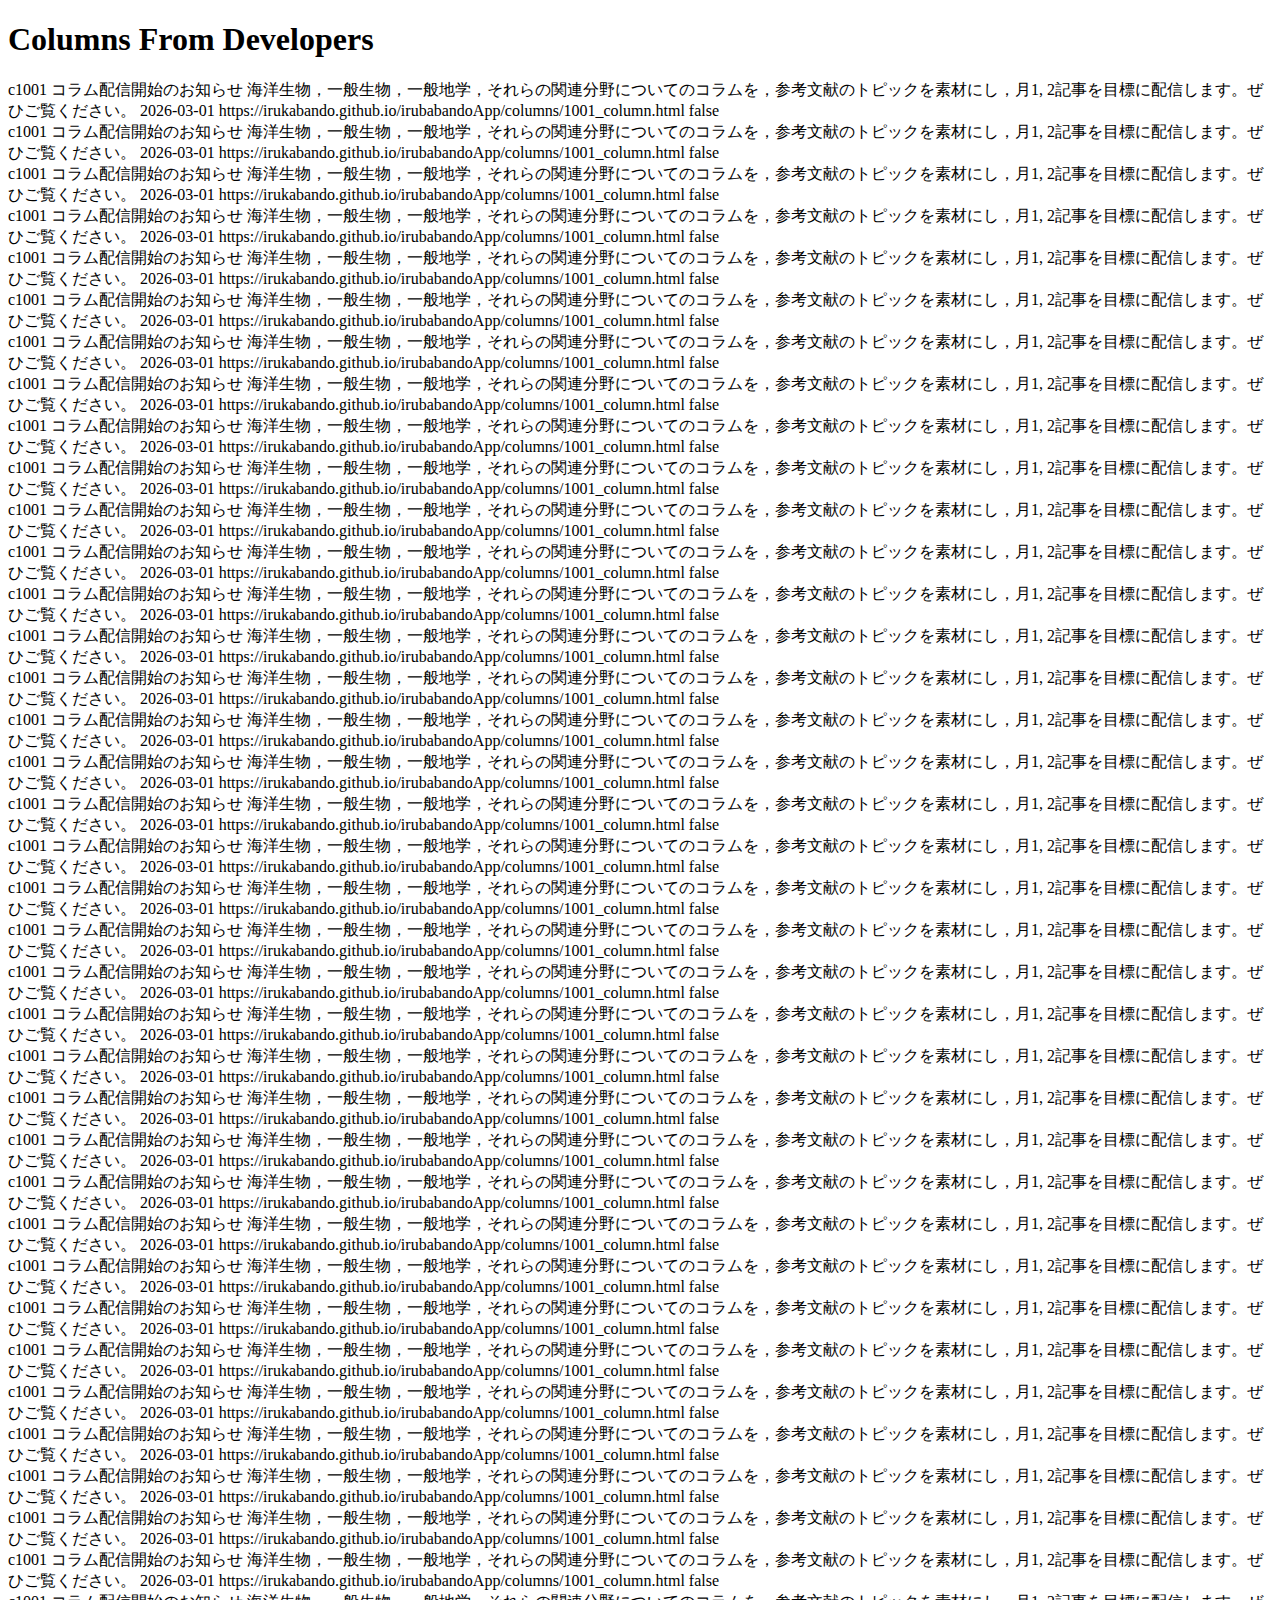
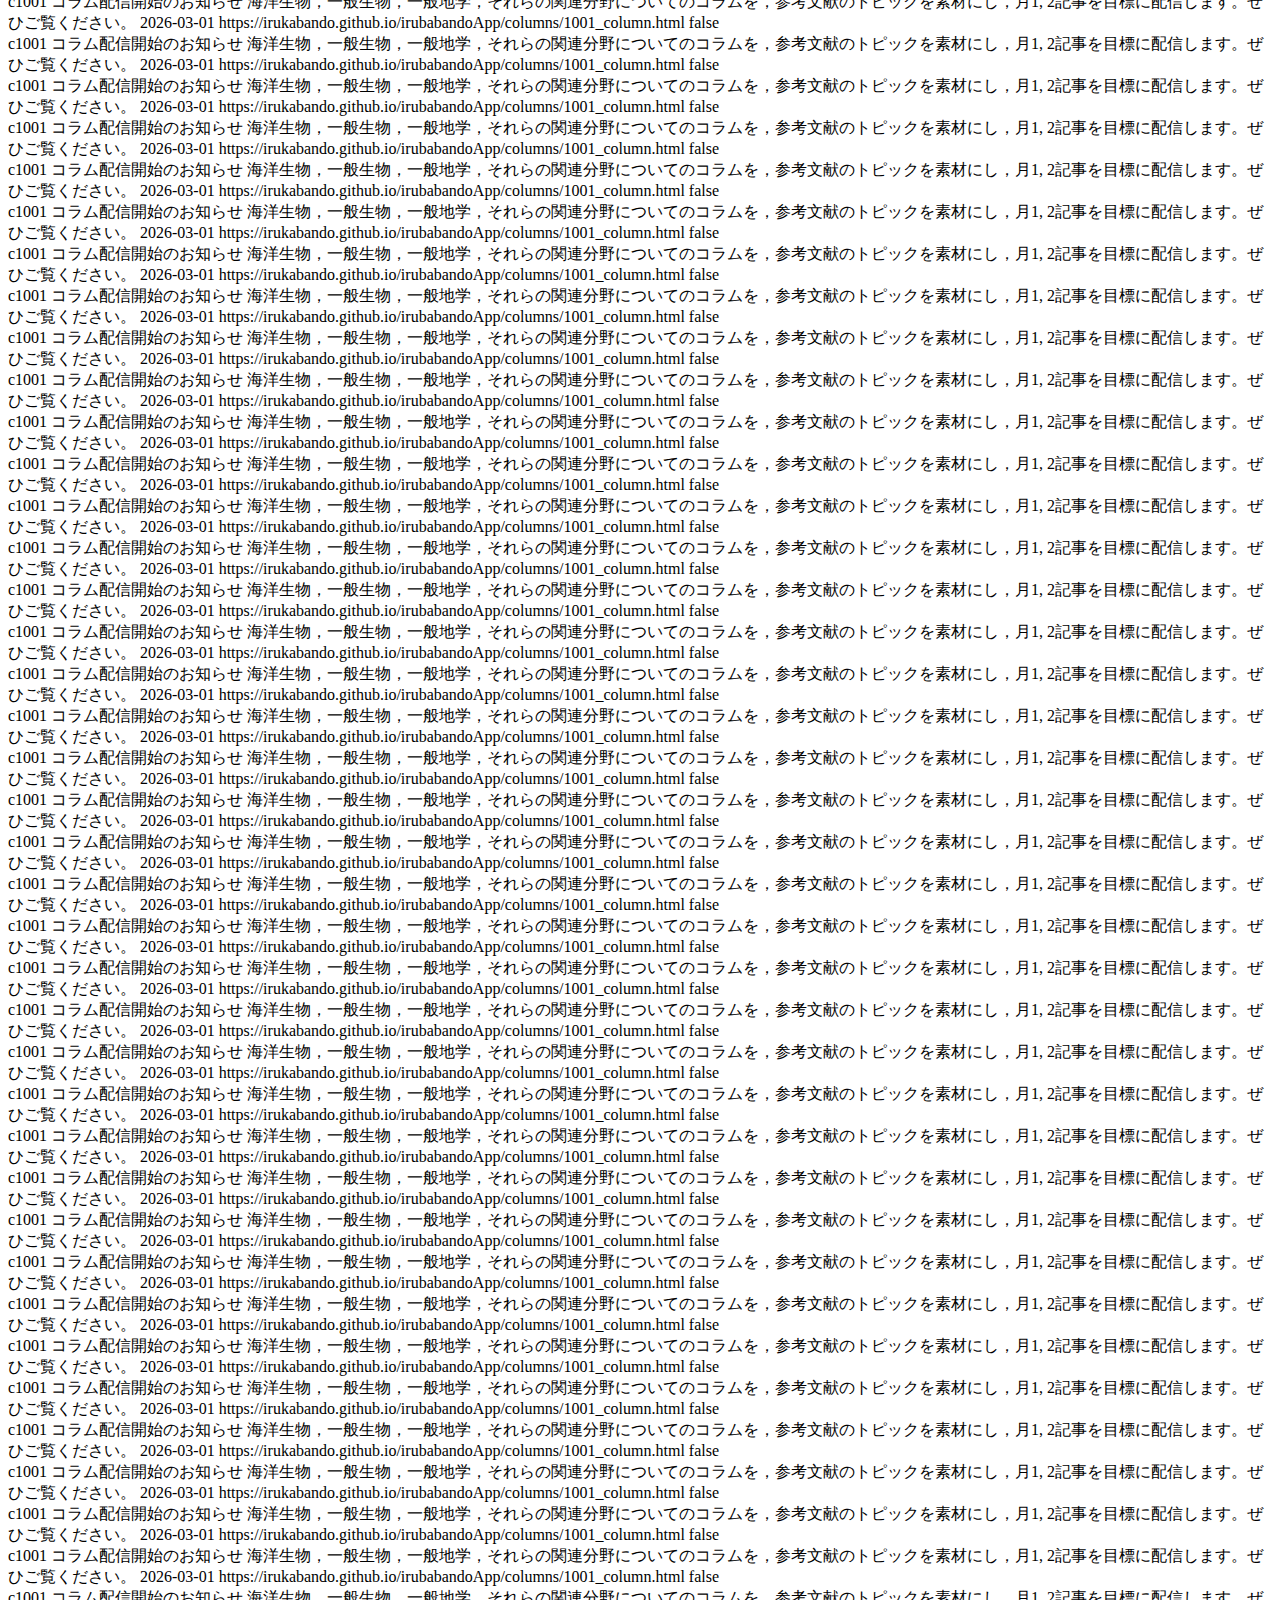
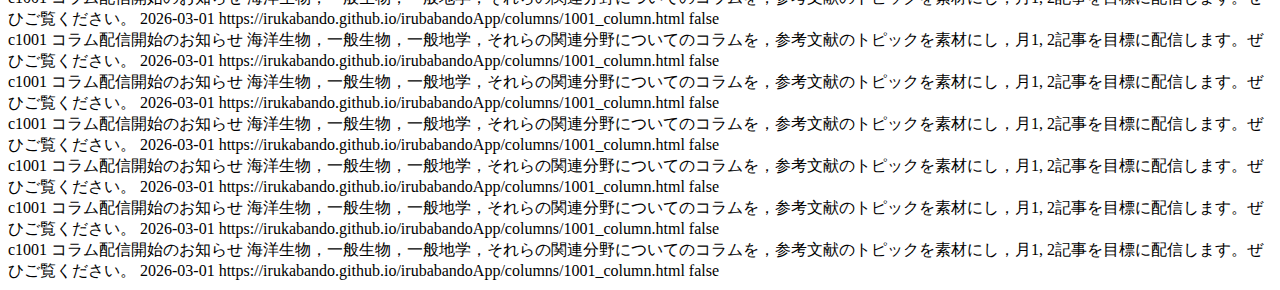
<file: columns/columns.html>
<!DOCTYPE html>
<html lang="ja">
    <head>
        <meta charset="UTF-8">
        <title>Columns From Developers</title>
    </head>
    <body>
        <h1>Columns From Developers</h1>
        <div id="notices-general">

            <div class="notice-record">
                <span class="data-field" data-type="id">c1001</span>
                <span class="data-field" data-type="title">コラム配信開始のお知らせ</span>
                <span class="data-field" data-type="content">海洋生物，一般生物，一般地学，それらの関連分野についてのコラムを，参考文献のトピックを素材にし，月1, 2記事を目標に配信します。ぜひご覧ください。</span>
                <span class="data-field" data-type="published_at">2026-03-01</span>
                <span class="data-field" data-type="url">https://irukabando.github.io/irubabandoApp/columns/1001_column.html</span>
                <span class="data-field" data-type="is_critical">false</span>
            </div>


            <div class="notice-record">
                <span class="data-field" data-type="id">c1001</span>
                <span class="data-field" data-type="title">コラム配信開始のお知らせ</span>
                <span class="data-field" data-type="content">海洋生物，一般生物，一般地学，それらの関連分野についてのコラムを，参考文献のトピックを素材にし，月1, 2記事を目標に配信します。ぜひご覧ください。</span>
                <span class="data-field" data-type="published_at">2026-03-01</span>
                <span class="data-field" data-type="url">https://irukabando.github.io/irubabandoApp/columns/1001_column.html</span>
                <span class="data-field" data-type="is_critical">false</span>
            </div>
            <div class="notice-record">
                <span class="data-field" data-type="id">c1001</span>
                <span class="data-field" data-type="title">コラム配信開始のお知らせ</span>
                <span class="data-field" data-type="content">海洋生物，一般生物，一般地学，それらの関連分野についてのコラムを，参考文献のトピックを素材にし，月1, 2記事を目標に配信します。ぜひご覧ください。</span>
                <span class="data-field" data-type="published_at">2026-03-01</span>
                <span class="data-field" data-type="url">https://irukabando.github.io/irubabandoApp/columns/1001_column.html</span>
                <span class="data-field" data-type="is_critical">false</span>
            </div>
            <div class="notice-record">
                <span class="data-field" data-type="id">c1001</span>
                <span class="data-field" data-type="title">コラム配信開始のお知らせ</span>
                <span class="data-field" data-type="content">海洋生物，一般生物，一般地学，それらの関連分野についてのコラムを，参考文献のトピックを素材にし，月1, 2記事を目標に配信します。ぜひご覧ください。</span>
                <span class="data-field" data-type="published_at">2026-03-01</span>
                <span class="data-field" data-type="url">https://irukabando.github.io/irubabandoApp/columns/1001_column.html</span>
                <span class="data-field" data-type="is_critical">false</span>
            </div>
            <div class="notice-record">
                <span class="data-field" data-type="id">c1001</span>
                <span class="data-field" data-type="title">コラム配信開始のお知らせ</span>
                <span class="data-field" data-type="content">海洋生物，一般生物，一般地学，それらの関連分野についてのコラムを，参考文献のトピックを素材にし，月1, 2記事を目標に配信します。ぜひご覧ください。</span>
                <span class="data-field" data-type="published_at">2026-03-01</span>
                <span class="data-field" data-type="url">https://irukabando.github.io/irubabandoApp/columns/1001_column.html</span>
                <span class="data-field" data-type="is_critical">false</span>
            </div>
            <div class="notice-record">
                <span class="data-field" data-type="id">c1001</span>
                <span class="data-field" data-type="title">コラム配信開始のお知らせ</span>
                <span class="data-field" data-type="content">海洋生物，一般生物，一般地学，それらの関連分野についてのコラムを，参考文献のトピックを素材にし，月1, 2記事を目標に配信します。ぜひご覧ください。</span>
                <span class="data-field" data-type="published_at">2026-03-01</span>
                <span class="data-field" data-type="url">https://irukabando.github.io/irubabandoApp/columns/1001_column.html</span>
                <span class="data-field" data-type="is_critical">false</span>
            </div>
            <div class="notice-record">
                <span class="data-field" data-type="id">c1001</span>
                <span class="data-field" data-type="title">コラム配信開始のお知らせ</span>
                <span class="data-field" data-type="content">海洋生物，一般生物，一般地学，それらの関連分野についてのコラムを，参考文献のトピックを素材にし，月1, 2記事を目標に配信します。ぜひご覧ください。</span>
                <span class="data-field" data-type="published_at">2026-03-01</span>
                <span class="data-field" data-type="url">https://irukabando.github.io/irubabandoApp/columns/1001_column.html</span>
                <span class="data-field" data-type="is_critical">false</span>
            </div>
            <div class="notice-record">
                <span class="data-field" data-type="id">c1001</span>
                <span class="data-field" data-type="title">コラム配信開始のお知らせ</span>
                <span class="data-field" data-type="content">海洋生物，一般生物，一般地学，それらの関連分野についてのコラムを，参考文献のトピックを素材にし，月1, 2記事を目標に配信します。ぜひご覧ください。</span>
                <span class="data-field" data-type="published_at">2026-03-01</span>
                <span class="data-field" data-type="url">https://irukabando.github.io/irubabandoApp/columns/1001_column.html</span>
                <span class="data-field" data-type="is_critical">false</span>
            </div>
            <div class="notice-record">
                <span class="data-field" data-type="id">c1001</span>
                <span class="data-field" data-type="title">コラム配信開始のお知らせ</span>
                <span class="data-field" data-type="content">海洋生物，一般生物，一般地学，それらの関連分野についてのコラムを，参考文献のトピックを素材にし，月1, 2記事を目標に配信します。ぜひご覧ください。</span>
                <span class="data-field" data-type="published_at">2026-03-01</span>
                <span class="data-field" data-type="url">https://irukabando.github.io/irubabandoApp/columns/1001_column.html</span>
                <span class="data-field" data-type="is_critical">false</span>
            </div>
            <div class="notice-record">
                <span class="data-field" data-type="id">c1001</span>
                <span class="data-field" data-type="title">コラム配信開始のお知らせ</span>
                <span class="data-field" data-type="content">海洋生物，一般生物，一般地学，それらの関連分野についてのコラムを，参考文献のトピックを素材にし，月1, 2記事を目標に配信します。ぜひご覧ください。</span>
                <span class="data-field" data-type="published_at">2026-03-01</span>
                <span class="data-field" data-type="url">https://irukabando.github.io/irubabandoApp/columns/1001_column.html</span>
                <span class="data-field" data-type="is_critical">false</span>
            </div>
            <div class="notice-record">
                <span class="data-field" data-type="id">c1001</span>
                <span class="data-field" data-type="title">コラム配信開始のお知らせ</span>
                <span class="data-field" data-type="content">海洋生物，一般生物，一般地学，それらの関連分野についてのコラムを，参考文献のトピックを素材にし，月1, 2記事を目標に配信します。ぜひご覧ください。</span>
                <span class="data-field" data-type="published_at">2026-03-01</span>
                <span class="data-field" data-type="url">https://irukabando.github.io/irubabandoApp/columns/1001_column.html</span>
                <span class="data-field" data-type="is_critical">false</span>
            </div>
            <div class="notice-record">
                <span class="data-field" data-type="id">c1001</span>
                <span class="data-field" data-type="title">コラム配信開始のお知らせ</span>
                <span class="data-field" data-type="content">海洋生物，一般生物，一般地学，それらの関連分野についてのコラムを，参考文献のトピックを素材にし，月1, 2記事を目標に配信します。ぜひご覧ください。</span>
                <span class="data-field" data-type="published_at">2026-03-01</span>
                <span class="data-field" data-type="url">https://irukabando.github.io/irubabandoApp/columns/1001_column.html</span>
                <span class="data-field" data-type="is_critical">false</span>
            </div>
            <div class="notice-record">
                <span class="data-field" data-type="id">c1001</span>
                <span class="data-field" data-type="title">コラム配信開始のお知らせ</span>
                <span class="data-field" data-type="content">海洋生物，一般生物，一般地学，それらの関連分野についてのコラムを，参考文献のトピックを素材にし，月1, 2記事を目標に配信します。ぜひご覧ください。</span>
                <span class="data-field" data-type="published_at">2026-03-01</span>
                <span class="data-field" data-type="url">https://irukabando.github.io/irubabandoApp/columns/1001_column.html</span>
                <span class="data-field" data-type="is_critical">false</span>
            </div>
            <div class="notice-record">
                <span class="data-field" data-type="id">c1001</span>
                <span class="data-field" data-type="title">コラム配信開始のお知らせ</span>
                <span class="data-field" data-type="content">海洋生物，一般生物，一般地学，それらの関連分野についてのコラムを，参考文献のトピックを素材にし，月1, 2記事を目標に配信します。ぜひご覧ください。</span>
                <span class="data-field" data-type="published_at">2026-03-01</span>
                <span class="data-field" data-type="url">https://irukabando.github.io/irubabandoApp/columns/1001_column.html</span>
                <span class="data-field" data-type="is_critical">false</span>
            </div>
            <div class="notice-record">
                <span class="data-field" data-type="id">c1001</span>
                <span class="data-field" data-type="title">コラム配信開始のお知らせ</span>
                <span class="data-field" data-type="content">海洋生物，一般生物，一般地学，それらの関連分野についてのコラムを，参考文献のトピックを素材にし，月1, 2記事を目標に配信します。ぜひご覧ください。</span>
                <span class="data-field" data-type="published_at">2026-03-01</span>
                <span class="data-field" data-type="url">https://irukabando.github.io/irubabandoApp/columns/1001_column.html</span>
                <span class="data-field" data-type="is_critical">false</span>
            </div>
            <div class="notice-record">
                <span class="data-field" data-type="id">c1001</span>
                <span class="data-field" data-type="title">コラム配信開始のお知らせ</span>
                <span class="data-field" data-type="content">海洋生物，一般生物，一般地学，それらの関連分野についてのコラムを，参考文献のトピックを素材にし，月1, 2記事を目標に配信します。ぜひご覧ください。</span>
                <span class="data-field" data-type="published_at">2026-03-01</span>
                <span class="data-field" data-type="url">https://irukabando.github.io/irubabandoApp/columns/1001_column.html</span>
                <span class="data-field" data-type="is_critical">false</span>
            </div>
            <div class="notice-record">
                <span class="data-field" data-type="id">c1001</span>
                <span class="data-field" data-type="title">コラム配信開始のお知らせ</span>
                <span class="data-field" data-type="content">海洋生物，一般生物，一般地学，それらの関連分野についてのコラムを，参考文献のトピックを素材にし，月1, 2記事を目標に配信します。ぜひご覧ください。</span>
                <span class="data-field" data-type="published_at">2026-03-01</span>
                <span class="data-field" data-type="url">https://irukabando.github.io/irubabandoApp/columns/1001_column.html</span>
                <span class="data-field" data-type="is_critical">false</span>
            </div>
            <div class="notice-record">
                <span class="data-field" data-type="id">c1001</span>
                <span class="data-field" data-type="title">コラム配信開始のお知らせ</span>
                <span class="data-field" data-type="content">海洋生物，一般生物，一般地学，それらの関連分野についてのコラムを，参考文献のトピックを素材にし，月1, 2記事を目標に配信します。ぜひご覧ください。</span>
                <span class="data-field" data-type="published_at">2026-03-01</span>
                <span class="data-field" data-type="url">https://irukabando.github.io/irubabandoApp/columns/1001_column.html</span>
                <span class="data-field" data-type="is_critical">false</span>
            </div>
            <div class="notice-record">
                <span class="data-field" data-type="id">c1001</span>
                <span class="data-field" data-type="title">コラム配信開始のお知らせ</span>
                <span class="data-field" data-type="content">海洋生物，一般生物，一般地学，それらの関連分野についてのコラムを，参考文献のトピックを素材にし，月1, 2記事を目標に配信します。ぜひご覧ください。</span>
                <span class="data-field" data-type="published_at">2026-03-01</span>
                <span class="data-field" data-type="url">https://irukabando.github.io/irubabandoApp/columns/1001_column.html</span>
                <span class="data-field" data-type="is_critical">false</span>
            </div>
            <div class="notice-record">
                <span class="data-field" data-type="id">c1001</span>
                <span class="data-field" data-type="title">コラム配信開始のお知らせ</span>
                <span class="data-field" data-type="content">海洋生物，一般生物，一般地学，それらの関連分野についてのコラムを，参考文献のトピックを素材にし，月1, 2記事を目標に配信します。ぜひご覧ください。</span>
                <span class="data-field" data-type="published_at">2026-03-01</span>
                <span class="data-field" data-type="url">https://irukabando.github.io/irubabandoApp/columns/1001_column.html</span>
                <span class="data-field" data-type="is_critical">false</span>
            </div>
            <div class="notice-record">
                <span class="data-field" data-type="id">c1001</span>
                <span class="data-field" data-type="title">コラム配信開始のお知らせ</span>
                <span class="data-field" data-type="content">海洋生物，一般生物，一般地学，それらの関連分野についてのコラムを，参考文献のトピックを素材にし，月1, 2記事を目標に配信します。ぜひご覧ください。</span>
                <span class="data-field" data-type="published_at">2026-03-01</span>
                <span class="data-field" data-type="url">https://irukabando.github.io/irubabandoApp/columns/1001_column.html</span>
                <span class="data-field" data-type="is_critical">false</span>
            </div>
            <div class="notice-record">
                <span class="data-field" data-type="id">c1001</span>
                <span class="data-field" data-type="title">コラム配信開始のお知らせ</span>
                <span class="data-field" data-type="content">海洋生物，一般生物，一般地学，それらの関連分野についてのコラムを，参考文献のトピックを素材にし，月1, 2記事を目標に配信します。ぜひご覧ください。</span>
                <span class="data-field" data-type="published_at">2026-03-01</span>
                <span class="data-field" data-type="url">https://irukabando.github.io/irubabandoApp/columns/1001_column.html</span>
                <span class="data-field" data-type="is_critical">false</span>
            </div>
            <div class="notice-record">
                <span class="data-field" data-type="id">c1001</span>
                <span class="data-field" data-type="title">コラム配信開始のお知らせ</span>
                <span class="data-field" data-type="content">海洋生物，一般生物，一般地学，それらの関連分野についてのコラムを，参考文献のトピックを素材にし，月1, 2記事を目標に配信します。ぜひご覧ください。</span>
                <span class="data-field" data-type="published_at">2026-03-01</span>
                <span class="data-field" data-type="url">https://irukabando.github.io/irubabandoApp/columns/1001_column.html</span>
                <span class="data-field" data-type="is_critical">false</span>
            </div>
            <div class="notice-record">
                <span class="data-field" data-type="id">c1001</span>
                <span class="data-field" data-type="title">コラム配信開始のお知らせ</span>
                <span class="data-field" data-type="content">海洋生物，一般生物，一般地学，それらの関連分野についてのコラムを，参考文献のトピックを素材にし，月1, 2記事を目標に配信します。ぜひご覧ください。</span>
                <span class="data-field" data-type="published_at">2026-03-01</span>
                <span class="data-field" data-type="url">https://irukabando.github.io/irubabandoApp/columns/1001_column.html</span>
                <span class="data-field" data-type="is_critical">false</span>
            </div>
            <div class="notice-record">
                <span class="data-field" data-type="id">c1001</span>
                <span class="data-field" data-type="title">コラム配信開始のお知らせ</span>
                <span class="data-field" data-type="content">海洋生物，一般生物，一般地学，それらの関連分野についてのコラムを，参考文献のトピックを素材にし，月1, 2記事を目標に配信します。ぜひご覧ください。</span>
                <span class="data-field" data-type="published_at">2026-03-01</span>
                <span class="data-field" data-type="url">https://irukabando.github.io/irubabandoApp/columns/1001_column.html</span>
                <span class="data-field" data-type="is_critical">false</span>
            </div>
            <div class="notice-record">
                <span class="data-field" data-type="id">c1001</span>
                <span class="data-field" data-type="title">コラム配信開始のお知らせ</span>
                <span class="data-field" data-type="content">海洋生物，一般生物，一般地学，それらの関連分野についてのコラムを，参考文献のトピックを素材にし，月1, 2記事を目標に配信します。ぜひご覧ください。</span>
                <span class="data-field" data-type="published_at">2026-03-01</span>
                <span class="data-field" data-type="url">https://irukabando.github.io/irubabandoApp/columns/1001_column.html</span>
                <span class="data-field" data-type="is_critical">false</span>
            </div>
            <div class="notice-record">
                <span class="data-field" data-type="id">c1001</span>
                <span class="data-field" data-type="title">コラム配信開始のお知らせ</span>
                <span class="data-field" data-type="content">海洋生物，一般生物，一般地学，それらの関連分野についてのコラムを，参考文献のトピックを素材にし，月1, 2記事を目標に配信します。ぜひご覧ください。</span>
                <span class="data-field" data-type="published_at">2026-03-01</span>
                <span class="data-field" data-type="url">https://irukabando.github.io/irubabandoApp/columns/1001_column.html</span>
                <span class="data-field" data-type="is_critical">false</span>
            </div>
            <div class="notice-record">
                <span class="data-field" data-type="id">c1001</span>
                <span class="data-field" data-type="title">コラム配信開始のお知らせ</span>
                <span class="data-field" data-type="content">海洋生物，一般生物，一般地学，それらの関連分野についてのコラムを，参考文献のトピックを素材にし，月1, 2記事を目標に配信します。ぜひご覧ください。</span>
                <span class="data-field" data-type="published_at">2026-03-01</span>
                <span class="data-field" data-type="url">https://irukabando.github.io/irubabandoApp/columns/1001_column.html</span>
                <span class="data-field" data-type="is_critical">false</span>
            </div>
            <div class="notice-record">
                <span class="data-field" data-type="id">c1001</span>
                <span class="data-field" data-type="title">コラム配信開始のお知らせ</span>
                <span class="data-field" data-type="content">海洋生物，一般生物，一般地学，それらの関連分野についてのコラムを，参考文献のトピックを素材にし，月1, 2記事を目標に配信します。ぜひご覧ください。</span>
                <span class="data-field" data-type="published_at">2026-03-01</span>
                <span class="data-field" data-type="url">https://irukabando.github.io/irubabandoApp/columns/1001_column.html</span>
                <span class="data-field" data-type="is_critical">false</span>
            </div>
            <div class="notice-record">
                <span class="data-field" data-type="id">c1001</span>
                <span class="data-field" data-type="title">コラム配信開始のお知らせ</span>
                <span class="data-field" data-type="content">海洋生物，一般生物，一般地学，それらの関連分野についてのコラムを，参考文献のトピックを素材にし，月1, 2記事を目標に配信します。ぜひご覧ください。</span>
                <span class="data-field" data-type="published_at">2026-03-01</span>
                <span class="data-field" data-type="url">https://irukabando.github.io/irubabandoApp/columns/1001_column.html</span>
                <span class="data-field" data-type="is_critical">false</span>
            </div>
            <div class="notice-record">
                <span class="data-field" data-type="id">c1001</span>
                <span class="data-field" data-type="title">コラム配信開始のお知らせ</span>
                <span class="data-field" data-type="content">海洋生物，一般生物，一般地学，それらの関連分野についてのコラムを，参考文献のトピックを素材にし，月1, 2記事を目標に配信します。ぜひご覧ください。</span>
                <span class="data-field" data-type="published_at">2026-03-01</span>
                <span class="data-field" data-type="url">https://irukabando.github.io/irubabandoApp/columns/1001_column.html</span>
                <span class="data-field" data-type="is_critical">false</span>
            </div>
            <div class="notice-record">
                <span class="data-field" data-type="id">c1001</span>
                <span class="data-field" data-type="title">コラム配信開始のお知らせ</span>
                <span class="data-field" data-type="content">海洋生物，一般生物，一般地学，それらの関連分野についてのコラムを，参考文献のトピックを素材にし，月1, 2記事を目標に配信します。ぜひご覧ください。</span>
                <span class="data-field" data-type="published_at">2026-03-01</span>
                <span class="data-field" data-type="url">https://irukabando.github.io/irubabandoApp/columns/1001_column.html</span>
                <span class="data-field" data-type="is_critical">false</span>
            </div>
            <div class="notice-record">
                <span class="data-field" data-type="id">c1001</span>
                <span class="data-field" data-type="title">コラム配信開始のお知らせ</span>
                <span class="data-field" data-type="content">海洋生物，一般生物，一般地学，それらの関連分野についてのコラムを，参考文献のトピックを素材にし，月1, 2記事を目標に配信します。ぜひご覧ください。</span>
                <span class="data-field" data-type="published_at">2026-03-01</span>
                <span class="data-field" data-type="url">https://irukabando.github.io/irubabandoApp/columns/1001_column.html</span>
                <span class="data-field" data-type="is_critical">false</span>
            </div>
            <div class="notice-record">
                <span class="data-field" data-type="id">c1001</span>
                <span class="data-field" data-type="title">コラム配信開始のお知らせ</span>
                <span class="data-field" data-type="content">海洋生物，一般生物，一般地学，それらの関連分野についてのコラムを，参考文献のトピックを素材にし，月1, 2記事を目標に配信します。ぜひご覧ください。</span>
                <span class="data-field" data-type="published_at">2026-03-01</span>
                <span class="data-field" data-type="url">https://irukabando.github.io/irubabandoApp/columns/1001_column.html</span>
                <span class="data-field" data-type="is_critical">false</span>
            </div>
            <div class="notice-record">
                <span class="data-field" data-type="id">c1001</span>
                <span class="data-field" data-type="title">コラム配信開始のお知らせ</span>
                <span class="data-field" data-type="content">海洋生物，一般生物，一般地学，それらの関連分野についてのコラムを，参考文献のトピックを素材にし，月1, 2記事を目標に配信します。ぜひご覧ください。</span>
                <span class="data-field" data-type="published_at">2026-03-01</span>
                <span class="data-field" data-type="url">https://irukabando.github.io/irubabandoApp/columns/1001_column.html</span>
                <span class="data-field" data-type="is_critical">false</span>
            </div>
            <div class="notice-record">
                <span class="data-field" data-type="id">c1001</span>
                <span class="data-field" data-type="title">コラム配信開始のお知らせ</span>
                <span class="data-field" data-type="content">海洋生物，一般生物，一般地学，それらの関連分野についてのコラムを，参考文献のトピックを素材にし，月1, 2記事を目標に配信します。ぜひご覧ください。</span>
                <span class="data-field" data-type="published_at">2026-03-01</span>
                <span class="data-field" data-type="url">https://irukabando.github.io/irubabandoApp/columns/1001_column.html</span>
                <span class="data-field" data-type="is_critical">false</span>
            </div>
            <div class="notice-record">
                <span class="data-field" data-type="id">c1001</span>
                <span class="data-field" data-type="title">コラム配信開始のお知らせ</span>
                <span class="data-field" data-type="content">海洋生物，一般生物，一般地学，それらの関連分野についてのコラムを，参考文献のトピックを素材にし，月1, 2記事を目標に配信します。ぜひご覧ください。</span>
                <span class="data-field" data-type="published_at">2026-03-01</span>
                <span class="data-field" data-type="url">https://irukabando.github.io/irubabandoApp/columns/1001_column.html</span>
                <span class="data-field" data-type="is_critical">false</span>
            </div>
            <div class="notice-record">
                <span class="data-field" data-type="id">c1001</span>
                <span class="data-field" data-type="title">コラム配信開始のお知らせ</span>
                <span class="data-field" data-type="content">海洋生物，一般生物，一般地学，それらの関連分野についてのコラムを，参考文献のトピックを素材にし，月1, 2記事を目標に配信します。ぜひご覧ください。</span>
                <span class="data-field" data-type="published_at">2026-03-01</span>
                <span class="data-field" data-type="url">https://irukabando.github.io/irubabandoApp/columns/1001_column.html</span>
                <span class="data-field" data-type="is_critical">false</span>
            </div>
            <div class="notice-record">
                <span class="data-field" data-type="id">c1001</span>
                <span class="data-field" data-type="title">コラム配信開始のお知らせ</span>
                <span class="data-field" data-type="content">海洋生物，一般生物，一般地学，それらの関連分野についてのコラムを，参考文献のトピックを素材にし，月1, 2記事を目標に配信します。ぜひご覧ください。</span>
                <span class="data-field" data-type="published_at">2026-03-01</span>
                <span class="data-field" data-type="url">https://irukabando.github.io/irubabandoApp/columns/1001_column.html</span>
                <span class="data-field" data-type="is_critical">false</span>
            </div>
            <div class="notice-record">
                <span class="data-field" data-type="id">c1001</span>
                <span class="data-field" data-type="title">コラム配信開始のお知らせ</span>
                <span class="data-field" data-type="content">海洋生物，一般生物，一般地学，それらの関連分野についてのコラムを，参考文献のトピックを素材にし，月1, 2記事を目標に配信します。ぜひご覧ください。</span>
                <span class="data-field" data-type="published_at">2026-03-01</span>
                <span class="data-field" data-type="url">https://irukabando.github.io/irubabandoApp/columns/1001_column.html</span>
                <span class="data-field" data-type="is_critical">false</span>
            </div>
            <div class="notice-record">
                <span class="data-field" data-type="id">c1001</span>
                <span class="data-field" data-type="title">コラム配信開始のお知らせ</span>
                <span class="data-field" data-type="content">海洋生物，一般生物，一般地学，それらの関連分野についてのコラムを，参考文献のトピックを素材にし，月1, 2記事を目標に配信します。ぜひご覧ください。</span>
                <span class="data-field" data-type="published_at">2026-03-01</span>
                <span class="data-field" data-type="url">https://irukabando.github.io/irubabandoApp/columns/1001_column.html</span>
                <span class="data-field" data-type="is_critical">false</span>
            </div>
            <div class="notice-record">
                <span class="data-field" data-type="id">c1001</span>
                <span class="data-field" data-type="title">コラム配信開始のお知らせ</span>
                <span class="data-field" data-type="content">海洋生物，一般生物，一般地学，それらの関連分野についてのコラムを，参考文献のトピックを素材にし，月1, 2記事を目標に配信します。ぜひご覧ください。</span>
                <span class="data-field" data-type="published_at">2026-03-01</span>
                <span class="data-field" data-type="url">https://irukabando.github.io/irubabandoApp/columns/1001_column.html</span>
                <span class="data-field" data-type="is_critical">false</span>
            </div>
            <div class="notice-record">
                <span class="data-field" data-type="id">c1001</span>
                <span class="data-field" data-type="title">コラム配信開始のお知らせ</span>
                <span class="data-field" data-type="content">海洋生物，一般生物，一般地学，それらの関連分野についてのコラムを，参考文献のトピックを素材にし，月1, 2記事を目標に配信します。ぜひご覧ください。</span>
                <span class="data-field" data-type="published_at">2026-03-01</span>
                <span class="data-field" data-type="url">https://irukabando.github.io/irubabandoApp/columns/1001_column.html</span>
                <span class="data-field" data-type="is_critical">false</span>
            </div>
            <div class="notice-record">
                <span class="data-field" data-type="id">c1001</span>
                <span class="data-field" data-type="title">コラム配信開始のお知らせ</span>
                <span class="data-field" data-type="content">海洋生物，一般生物，一般地学，それらの関連分野についてのコラムを，参考文献のトピックを素材にし，月1, 2記事を目標に配信します。ぜひご覧ください。</span>
                <span class="data-field" data-type="published_at">2026-03-01</span>
                <span class="data-field" data-type="url">https://irukabando.github.io/irubabandoApp/columns/1001_column.html</span>
                <span class="data-field" data-type="is_critical">false</span>
            </div>
            <div class="notice-record">
                <span class="data-field" data-type="id">c1001</span>
                <span class="data-field" data-type="title">コラム配信開始のお知らせ</span>
                <span class="data-field" data-type="content">海洋生物，一般生物，一般地学，それらの関連分野についてのコラムを，参考文献のトピックを素材にし，月1, 2記事を目標に配信します。ぜひご覧ください。</span>
                <span class="data-field" data-type="published_at">2026-03-01</span>
                <span class="data-field" data-type="url">https://irukabando.github.io/irubabandoApp/columns/1001_column.html</span>
                <span class="data-field" data-type="is_critical">false</span>
            </div>
            <div class="notice-record">
                <span class="data-field" data-type="id">c1001</span>
                <span class="data-field" data-type="title">コラム配信開始のお知らせ</span>
                <span class="data-field" data-type="content">海洋生物，一般生物，一般地学，それらの関連分野についてのコラムを，参考文献のトピックを素材にし，月1, 2記事を目標に配信します。ぜひご覧ください。</span>
                <span class="data-field" data-type="published_at">2026-03-01</span>
                <span class="data-field" data-type="url">https://irukabando.github.io/irubabandoApp/columns/1001_column.html</span>
                <span class="data-field" data-type="is_critical">false</span>
            </div>
            <div class="notice-record">
                <span class="data-field" data-type="id">c1001</span>
                <span class="data-field" data-type="title">コラム配信開始のお知らせ</span>
                <span class="data-field" data-type="content">海洋生物，一般生物，一般地学，それらの関連分野についてのコラムを，参考文献のトピックを素材にし，月1, 2記事を目標に配信します。ぜひご覧ください。</span>
                <span class="data-field" data-type="published_at">2026-03-01</span>
                <span class="data-field" data-type="url">https://irukabando.github.io/irubabandoApp/columns/1001_column.html</span>
                <span class="data-field" data-type="is_critical">false</span>
            </div>
            <div class="notice-record">
                <span class="data-field" data-type="id">c1001</span>
                <span class="data-field" data-type="title">コラム配信開始のお知らせ</span>
                <span class="data-field" data-type="content">海洋生物，一般生物，一般地学，それらの関連分野についてのコラムを，参考文献のトピックを素材にし，月1, 2記事を目標に配信します。ぜひご覧ください。</span>
                <span class="data-field" data-type="published_at">2026-03-01</span>
                <span class="data-field" data-type="url">https://irukabando.github.io/irubabandoApp/columns/1001_column.html</span>
                <span class="data-field" data-type="is_critical">false</span>
            </div>
            <div class="notice-record">
                <span class="data-field" data-type="id">c1001</span>
                <span class="data-field" data-type="title">コラム配信開始のお知らせ</span>
                <span class="data-field" data-type="content">海洋生物，一般生物，一般地学，それらの関連分野についてのコラムを，参考文献のトピックを素材にし，月1, 2記事を目標に配信します。ぜひご覧ください。</span>
                <span class="data-field" data-type="published_at">2026-03-01</span>
                <span class="data-field" data-type="url">https://irukabando.github.io/irubabandoApp/columns/1001_column.html</span>
                <span class="data-field" data-type="is_critical">false</span>
            </div>
            <div class="notice-record">
                <span class="data-field" data-type="id">c1001</span>
                <span class="data-field" data-type="title">コラム配信開始のお知らせ</span>
                <span class="data-field" data-type="content">海洋生物，一般生物，一般地学，それらの関連分野についてのコラムを，参考文献のトピックを素材にし，月1, 2記事を目標に配信します。ぜひご覧ください。</span>
                <span class="data-field" data-type="published_at">2026-03-01</span>
                <span class="data-field" data-type="url">https://irukabando.github.io/irubabandoApp/columns/1001_column.html</span>
                <span class="data-field" data-type="is_critical">false</span>
            </div>
            <div class="notice-record">
                <span class="data-field" data-type="id">c1001</span>
                <span class="data-field" data-type="title">コラム配信開始のお知らせ</span>
                <span class="data-field" data-type="content">海洋生物，一般生物，一般地学，それらの関連分野についてのコラムを，参考文献のトピックを素材にし，月1, 2記事を目標に配信します。ぜひご覧ください。</span>
                <span class="data-field" data-type="published_at">2026-03-01</span>
                <span class="data-field" data-type="url">https://irukabando.github.io/irubabandoApp/columns/1001_column.html</span>
                <span class="data-field" data-type="is_critical">false</span>
            </div>
            <div class="notice-record">
                <span class="data-field" data-type="id">c1001</span>
                <span class="data-field" data-type="title">コラム配信開始のお知らせ</span>
                <span class="data-field" data-type="content">海洋生物，一般生物，一般地学，それらの関連分野についてのコラムを，参考文献のトピックを素材にし，月1, 2記事を目標に配信します。ぜひご覧ください。</span>
                <span class="data-field" data-type="published_at">2026-03-01</span>
                <span class="data-field" data-type="url">https://irukabando.github.io/irubabandoApp/columns/1001_column.html</span>
                <span class="data-field" data-type="is_critical">false</span>
            </div>
            <div class="notice-record">
                <span class="data-field" data-type="id">c1001</span>
                <span class="data-field" data-type="title">コラム配信開始のお知らせ</span>
                <span class="data-field" data-type="content">海洋生物，一般生物，一般地学，それらの関連分野についてのコラムを，参考文献のトピックを素材にし，月1, 2記事を目標に配信します。ぜひご覧ください。</span>
                <span class="data-field" data-type="published_at">2026-03-01</span>
                <span class="data-field" data-type="url">https://irukabando.github.io/irubabandoApp/columns/1001_column.html</span>
                <span class="data-field" data-type="is_critical">false</span>
            </div>
            <div class="notice-record">
                <span class="data-field" data-type="id">c1001</span>
                <span class="data-field" data-type="title">コラム配信開始のお知らせ</span>
                <span class="data-field" data-type="content">海洋生物，一般生物，一般地学，それらの関連分野についてのコラムを，参考文献のトピックを素材にし，月1, 2記事を目標に配信します。ぜひご覧ください。</span>
                <span class="data-field" data-type="published_at">2026-03-01</span>
                <span class="data-field" data-type="url">https://irukabando.github.io/irubabandoApp/columns/1001_column.html</span>
                <span class="data-field" data-type="is_critical">false</span>
            </div>
            <div class="notice-record">
                <span class="data-field" data-type="id">c1001</span>
                <span class="data-field" data-type="title">コラム配信開始のお知らせ</span>
                <span class="data-field" data-type="content">海洋生物，一般生物，一般地学，それらの関連分野についてのコラムを，参考文献のトピックを素材にし，月1, 2記事を目標に配信します。ぜひご覧ください。</span>
                <span class="data-field" data-type="published_at">2026-03-01</span>
                <span class="data-field" data-type="url">https://irukabando.github.io/irubabandoApp/columns/1001_column.html</span>
                <span class="data-field" data-type="is_critical">false</span>
            </div>
            <div class="notice-record">
                <span class="data-field" data-type="id">c1001</span>
                <span class="data-field" data-type="title">コラム配信開始のお知らせ</span>
                <span class="data-field" data-type="content">海洋生物，一般生物，一般地学，それらの関連分野についてのコラムを，参考文献のトピックを素材にし，月1, 2記事を目標に配信します。ぜひご覧ください。</span>
                <span class="data-field" data-type="published_at">2026-03-01</span>
                <span class="data-field" data-type="url">https://irukabando.github.io/irubabandoApp/columns/1001_column.html</span>
                <span class="data-field" data-type="is_critical">false</span>
            </div>
            <div class="notice-record">
                <span class="data-field" data-type="id">c1001</span>
                <span class="data-field" data-type="title">コラム配信開始のお知らせ</span>
                <span class="data-field" data-type="content">海洋生物，一般生物，一般地学，それらの関連分野についてのコラムを，参考文献のトピックを素材にし，月1, 2記事を目標に配信します。ぜひご覧ください。</span>
                <span class="data-field" data-type="published_at">2026-03-01</span>
                <span class="data-field" data-type="url">https://irukabando.github.io/irubabandoApp/columns/1001_column.html</span>
                <span class="data-field" data-type="is_critical">false</span>
            </div>
            <div class="notice-record">
                <span class="data-field" data-type="id">c1001</span>
                <span class="data-field" data-type="title">コラム配信開始のお知らせ</span>
                <span class="data-field" data-type="content">海洋生物，一般生物，一般地学，それらの関連分野についてのコラムを，参考文献のトピックを素材にし，月1, 2記事を目標に配信します。ぜひご覧ください。</span>
                <span class="data-field" data-type="published_at">2026-03-01</span>
                <span class="data-field" data-type="url">https://irukabando.github.io/irubabandoApp/columns/1001_column.html</span>
                <span class="data-field" data-type="is_critical">false</span>
            </div>
            <div class="notice-record">
                <span class="data-field" data-type="id">c1001</span>
                <span class="data-field" data-type="title">コラム配信開始のお知らせ</span>
                <span class="data-field" data-type="content">海洋生物，一般生物，一般地学，それらの関連分野についてのコラムを，参考文献のトピックを素材にし，月1, 2記事を目標に配信します。ぜひご覧ください。</span>
                <span class="data-field" data-type="published_at">2026-03-01</span>
                <span class="data-field" data-type="url">https://irukabando.github.io/irubabandoApp/columns/1001_column.html</span>
                <span class="data-field" data-type="is_critical">false</span>
            </div>
            <div class="notice-record">
                <span class="data-field" data-type="id">c1001</span>
                <span class="data-field" data-type="title">コラム配信開始のお知らせ</span>
                <span class="data-field" data-type="content">海洋生物，一般生物，一般地学，それらの関連分野についてのコラムを，参考文献のトピックを素材にし，月1, 2記事を目標に配信します。ぜひご覧ください。</span>
                <span class="data-field" data-type="published_at">2026-03-01</span>
                <span class="data-field" data-type="url">https://irukabando.github.io/irubabandoApp/columns/1001_column.html</span>
                <span class="data-field" data-type="is_critical">false</span>
            </div>
            <div class="notice-record">
                <span class="data-field" data-type="id">c1001</span>
                <span class="data-field" data-type="title">コラム配信開始のお知らせ</span>
                <span class="data-field" data-type="content">海洋生物，一般生物，一般地学，それらの関連分野についてのコラムを，参考文献のトピックを素材にし，月1, 2記事を目標に配信します。ぜひご覧ください。</span>
                <span class="data-field" data-type="published_at">2026-03-01</span>
                <span class="data-field" data-type="url">https://irukabando.github.io/irubabandoApp/columns/1001_column.html</span>
                <span class="data-field" data-type="is_critical">false</span>
            </div>
            <div class="notice-record">
                <span class="data-field" data-type="id">c1001</span>
                <span class="data-field" data-type="title">コラム配信開始のお知らせ</span>
                <span class="data-field" data-type="content">海洋生物，一般生物，一般地学，それらの関連分野についてのコラムを，参考文献のトピックを素材にし，月1, 2記事を目標に配信します。ぜひご覧ください。</span>
                <span class="data-field" data-type="published_at">2026-03-01</span>
                <span class="data-field" data-type="url">https://irukabando.github.io/irubabandoApp/columns/1001_column.html</span>
                <span class="data-field" data-type="is_critical">false</span>
            </div>
            <div class="notice-record">
                <span class="data-field" data-type="id">c1001</span>
                <span class="data-field" data-type="title">コラム配信開始のお知らせ</span>
                <span class="data-field" data-type="content">海洋生物，一般生物，一般地学，それらの関連分野についてのコラムを，参考文献のトピックを素材にし，月1, 2記事を目標に配信します。ぜひご覧ください。</span>
                <span class="data-field" data-type="published_at">2026-03-01</span>
                <span class="data-field" data-type="url">https://irukabando.github.io/irubabandoApp/columns/1001_column.html</span>
                <span class="data-field" data-type="is_critical">false</span>
            </div>
            <div class="notice-record">
                <span class="data-field" data-type="id">c1001</span>
                <span class="data-field" data-type="title">コラム配信開始のお知らせ</span>
                <span class="data-field" data-type="content">海洋生物，一般生物，一般地学，それらの関連分野についてのコラムを，参考文献のトピックを素材にし，月1, 2記事を目標に配信します。ぜひご覧ください。</span>
                <span class="data-field" data-type="published_at">2026-03-01</span>
                <span class="data-field" data-type="url">https://irukabando.github.io/irubabandoApp/columns/1001_column.html</span>
                <span class="data-field" data-type="is_critical">false</span>
            </div>
            <div class="notice-record">
                <span class="data-field" data-type="id">c1001</span>
                <span class="data-field" data-type="title">コラム配信開始のお知らせ</span>
                <span class="data-field" data-type="content">海洋生物，一般生物，一般地学，それらの関連分野についてのコラムを，参考文献のトピックを素材にし，月1, 2記事を目標に配信します。ぜひご覧ください。</span>
                <span class="data-field" data-type="published_at">2026-03-01</span>
                <span class="data-field" data-type="url">https://irukabando.github.io/irubabandoApp/columns/1001_column.html</span>
                <span class="data-field" data-type="is_critical">false</span>
            </div>
            <div class="notice-record">
                <span class="data-field" data-type="id">c1001</span>
                <span class="data-field" data-type="title">コラム配信開始のお知らせ</span>
                <span class="data-field" data-type="content">海洋生物，一般生物，一般地学，それらの関連分野についてのコラムを，参考文献のトピックを素材にし，月1, 2記事を目標に配信します。ぜひご覧ください。</span>
                <span class="data-field" data-type="published_at">2026-03-01</span>
                <span class="data-field" data-type="url">https://irukabando.github.io/irubabandoApp/columns/1001_column.html</span>
                <span class="data-field" data-type="is_critical">false</span>
            </div>
            <div class="notice-record">
                <span class="data-field" data-type="id">c1001</span>
                <span class="data-field" data-type="title">コラム配信開始のお知らせ</span>
                <span class="data-field" data-type="content">海洋生物，一般生物，一般地学，それらの関連分野についてのコラムを，参考文献のトピックを素材にし，月1, 2記事を目標に配信します。ぜひご覧ください。</span>
                <span class="data-field" data-type="published_at">2026-03-01</span>
                <span class="data-field" data-type="url">https://irukabando.github.io/irubabandoApp/columns/1001_column.html</span>
                <span class="data-field" data-type="is_critical">false</span>
            </div>
            <div class="notice-record">
                <span class="data-field" data-type="id">c1001</span>
                <span class="data-field" data-type="title">コラム配信開始のお知らせ</span>
                <span class="data-field" data-type="content">海洋生物，一般生物，一般地学，それらの関連分野についてのコラムを，参考文献のトピックを素材にし，月1, 2記事を目標に配信します。ぜひご覧ください。</span>
                <span class="data-field" data-type="published_at">2026-03-01</span>
                <span class="data-field" data-type="url">https://irukabando.github.io/irubabandoApp/columns/1001_column.html</span>
                <span class="data-field" data-type="is_critical">false</span>
            </div>
            <div class="notice-record">
                <span class="data-field" data-type="id">c1001</span>
                <span class="data-field" data-type="title">コラム配信開始のお知らせ</span>
                <span class="data-field" data-type="content">海洋生物，一般生物，一般地学，それらの関連分野についてのコラムを，参考文献のトピックを素材にし，月1, 2記事を目標に配信します。ぜひご覧ください。</span>
                <span class="data-field" data-type="published_at">2026-03-01</span>
                <span class="data-field" data-type="url">https://irukabando.github.io/irubabandoApp/columns/1001_column.html</span>
                <span class="data-field" data-type="is_critical">false</span>
            </div>
            <div class="notice-record">
                <span class="data-field" data-type="id">c1001</span>
                <span class="data-field" data-type="title">コラム配信開始のお知らせ</span>
                <span class="data-field" data-type="content">海洋生物，一般生物，一般地学，それらの関連分野についてのコラムを，参考文献のトピックを素材にし，月1, 2記事を目標に配信します。ぜひご覧ください。</span>
                <span class="data-field" data-type="published_at">2026-03-01</span>
                <span class="data-field" data-type="url">https://irukabando.github.io/irubabandoApp/columns/1001_column.html</span>
                <span class="data-field" data-type="is_critical">false</span>
            </div>
            <div class="notice-record">
                <span class="data-field" data-type="id">c1001</span>
                <span class="data-field" data-type="title">コラム配信開始のお知らせ</span>
                <span class="data-field" data-type="content">海洋生物，一般生物，一般地学，それらの関連分野についてのコラムを，参考文献のトピックを素材にし，月1, 2記事を目標に配信します。ぜひご覧ください。</span>
                <span class="data-field" data-type="published_at">2026-03-01</span>
                <span class="data-field" data-type="url">https://irukabando.github.io/irubabandoApp/columns/1001_column.html</span>
                <span class="data-field" data-type="is_critical">false</span>
            </div>
            <div class="notice-record">
                <span class="data-field" data-type="id">c1001</span>
                <span class="data-field" data-type="title">コラム配信開始のお知らせ</span>
                <span class="data-field" data-type="content">海洋生物，一般生物，一般地学，それらの関連分野についてのコラムを，参考文献のトピックを素材にし，月1, 2記事を目標に配信します。ぜひご覧ください。</span>
                <span class="data-field" data-type="published_at">2026-03-01</span>
                <span class="data-field" data-type="url">https://irukabando.github.io/irubabandoApp/columns/1001_column.html</span>
                <span class="data-field" data-type="is_critical">false</span>
            </div>
            <div class="notice-record">
                <span class="data-field" data-type="id">c1001</span>
                <span class="data-field" data-type="title">コラム配信開始のお知らせ</span>
                <span class="data-field" data-type="content">海洋生物，一般生物，一般地学，それらの関連分野についてのコラムを，参考文献のトピックを素材にし，月1, 2記事を目標に配信します。ぜひご覧ください。</span>
                <span class="data-field" data-type="published_at">2026-03-01</span>
                <span class="data-field" data-type="url">https://irukabando.github.io/irubabandoApp/columns/1001_column.html</span>
                <span class="data-field" data-type="is_critical">false</span>
            </div>
            <div class="notice-record">
                <span class="data-field" data-type="id">c1001</span>
                <span class="data-field" data-type="title">コラム配信開始のお知らせ</span>
                <span class="data-field" data-type="content">海洋生物，一般生物，一般地学，それらの関連分野についてのコラムを，参考文献のトピックを素材にし，月1, 2記事を目標に配信します。ぜひご覧ください。</span>
                <span class="data-field" data-type="published_at">2026-03-01</span>
                <span class="data-field" data-type="url">https://irukabando.github.io/irubabandoApp/columns/1001_column.html</span>
                <span class="data-field" data-type="is_critical">false</span>
            </div>
            <div class="notice-record">
                <span class="data-field" data-type="id">c1001</span>
                <span class="data-field" data-type="title">コラム配信開始のお知らせ</span>
                <span class="data-field" data-type="content">海洋生物，一般生物，一般地学，それらの関連分野についてのコラムを，参考文献のトピックを素材にし，月1, 2記事を目標に配信します。ぜひご覧ください。</span>
                <span class="data-field" data-type="published_at">2026-03-01</span>
                <span class="data-field" data-type="url">https://irukabando.github.io/irubabandoApp/columns/1001_column.html</span>
                <span class="data-field" data-type="is_critical">false</span>
            </div>
            <div class="notice-record">
                <span class="data-field" data-type="id">c1001</span>
                <span class="data-field" data-type="title">コラム配信開始のお知らせ</span>
                <span class="data-field" data-type="content">海洋生物，一般生物，一般地学，それらの関連分野についてのコラムを，参考文献のトピックを素材にし，月1, 2記事を目標に配信します。ぜひご覧ください。</span>
                <span class="data-field" data-type="published_at">2026-03-01</span>
                <span class="data-field" data-type="url">https://irukabando.github.io/irubabandoApp/columns/1001_column.html</span>
                <span class="data-field" data-type="is_critical">false</span>
            </div>
            <div class="notice-record">
                <span class="data-field" data-type="id">c1001</span>
                <span class="data-field" data-type="title">コラム配信開始のお知らせ</span>
                <span class="data-field" data-type="content">海洋生物，一般生物，一般地学，それらの関連分野についてのコラムを，参考文献のトピックを素材にし，月1, 2記事を目標に配信します。ぜひご覧ください。</span>
                <span class="data-field" data-type="published_at">2026-03-01</span>
                <span class="data-field" data-type="url">https://irukabando.github.io/irubabandoApp/columns/1001_column.html</span>
                <span class="data-field" data-type="is_critical">false</span>
            </div>
            <div class="notice-record">
                <span class="data-field" data-type="id">c1001</span>
                <span class="data-field" data-type="title">コラム配信開始のお知らせ</span>
                <span class="data-field" data-type="content">海洋生物，一般生物，一般地学，それらの関連分野についてのコラムを，参考文献のトピックを素材にし，月1, 2記事を目標に配信します。ぜひご覧ください。</span>
                <span class="data-field" data-type="published_at">2026-03-01</span>
                <span class="data-field" data-type="url">https://irukabando.github.io/irubabandoApp/columns/1001_column.html</span>
                <span class="data-field" data-type="is_critical">false</span>
            </div>
            <div class="notice-record">
                <span class="data-field" data-type="id">c1001</span>
                <span class="data-field" data-type="title">コラム配信開始のお知らせ</span>
                <span class="data-field" data-type="content">海洋生物，一般生物，一般地学，それらの関連分野についてのコラムを，参考文献のトピックを素材にし，月1, 2記事を目標に配信します。ぜひご覧ください。</span>
                <span class="data-field" data-type="published_at">2026-03-01</span>
                <span class="data-field" data-type="url">https://irukabando.github.io/irubabandoApp/columns/1001_column.html</span>
                <span class="data-field" data-type="is_critical">false</span>
            </div>
            <div class="notice-record">
                <span class="data-field" data-type="id">c1001</span>
                <span class="data-field" data-type="title">コラム配信開始のお知らせ</span>
                <span class="data-field" data-type="content">海洋生物，一般生物，一般地学，それらの関連分野についてのコラムを，参考文献のトピックを素材にし，月1, 2記事を目標に配信します。ぜひご覧ください。</span>
                <span class="data-field" data-type="published_at">2026-03-01</span>
                <span class="data-field" data-type="url">https://irukabando.github.io/irubabandoApp/columns/1001_column.html</span>
                <span class="data-field" data-type="is_critical">false</span>
            </div>
            <div class="notice-record">
                <span class="data-field" data-type="id">c1001</span>
                <span class="data-field" data-type="title">コラム配信開始のお知らせ</span>
                <span class="data-field" data-type="content">海洋生物，一般生物，一般地学，それらの関連分野についてのコラムを，参考文献のトピックを素材にし，月1, 2記事を目標に配信します。ぜひご覧ください。</span>
                <span class="data-field" data-type="published_at">2026-03-01</span>
                <span class="data-field" data-type="url">https://irukabando.github.io/irubabandoApp/columns/1001_column.html</span>
                <span class="data-field" data-type="is_critical">false</span>
            </div>



        </div>
    </body>
    <!-- 
            <div class="notice-record">
                <span class="data-field" data-type="id">c1001</span>
                <span class="data-field" data-type="title">深海魚の生態：光の届かない世界</span>
                <span class="data-field" data-type="content">深海には地上とは全く異なる生態系が広がっています。独自の進化を遂げた深海魚たちについて解説します。</span>
                <span class="data-field" data-type="published_at">2026-03-01</span>
                <span class="data-field" data-type="url">https://irukabando.github.io/irubabandoApp/columns/1001_column.html</span>
                <span class="data-field" data-type="is_critical">false</span>
            </div>
    -->
</html>
</file>
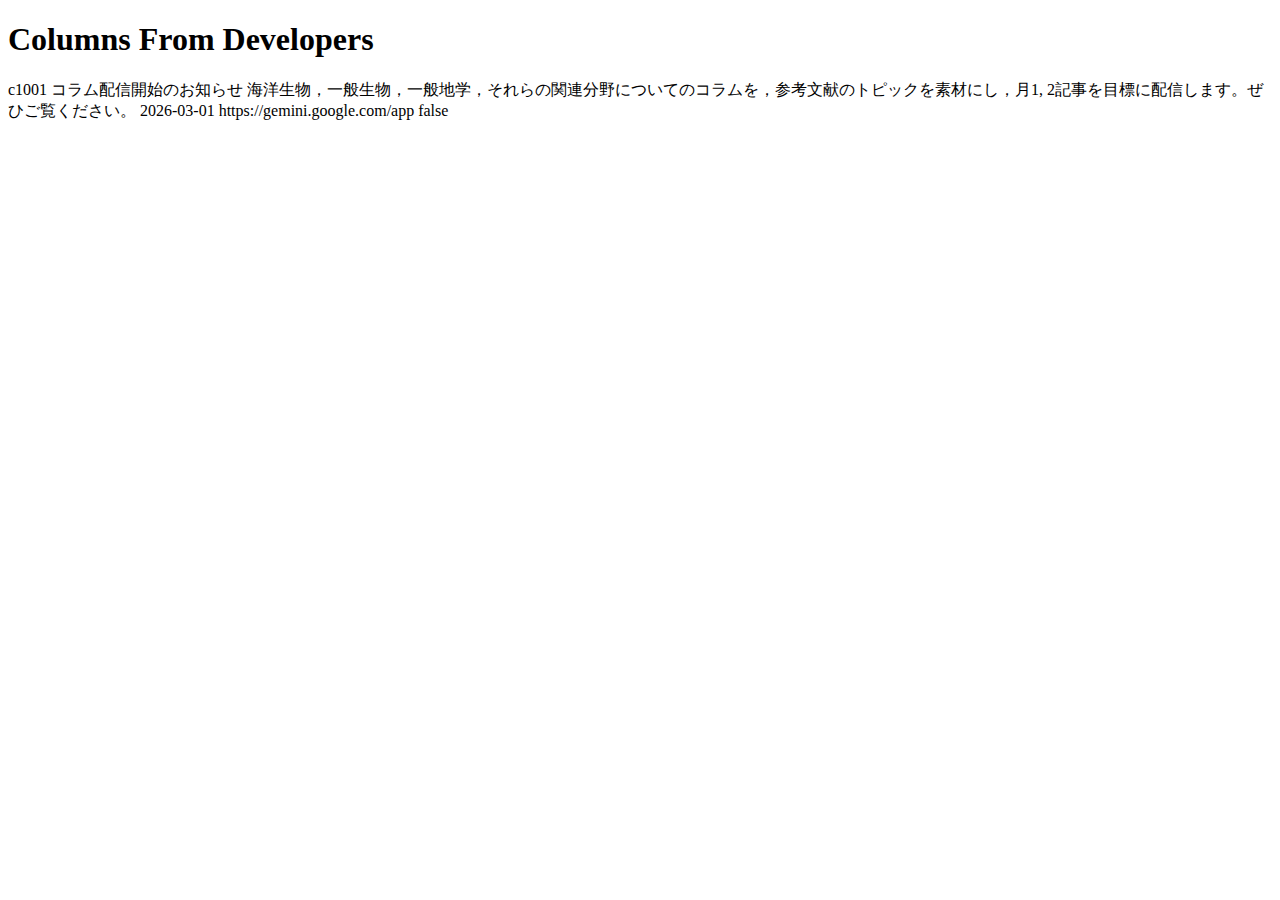
<file: columns/columns_test.html>
<!DOCTYPE html>
<html lang="ja">
    <head>
        <meta charset="UTF-8">
        <title>Columns From Developers</title>
    </head>
    <body>
        <h1>Columns From Developers</h1>
        <div id="notices-general">

            <div class="notice-record">
                <span class="data-field" data-type="id">c1001</span>
                <span class="data-field" data-type="title">コラム配信開始のお知らせ</span>
                <span class="data-field" data-type="content">海洋生物，一般生物，一般地学，それらの関連分野についてのコラムを，参考文献のトピックを素材にし，月1, 2記事を目標に配信します。ぜひご覧ください。</span>
                <span class="data-field" data-type="published_at">2026-03-01</span>
                <span class="data-field" data-type="url">https://gemini.google.com/app</span>
                <span class="data-field" data-type="is_critical">false</span>
            </div>

        </div>
    </body>
    <!-- 
            <div class="notice-record">
                <span class="data-field" data-type="id">c1001</span>
                <span class="data-field" data-type="title">深海魚の生態：光の届かない世界</span>
                <span class="data-field" data-type="content">深海には地上とは全く異なる生態系が広がっています。独自の進化を遂げた深海魚たちについて解説します。</span>
                <span class="data-field" data-type="published_at">2026-03-01</span>
                <span class="data-field" data-type="url">https://irukabando.github.io/irubabandoApp/columns/1001_column.html</span>
                <span class="data-field" data-type="is_critical">false</span>
            </div>
    -->
</html>
</file>
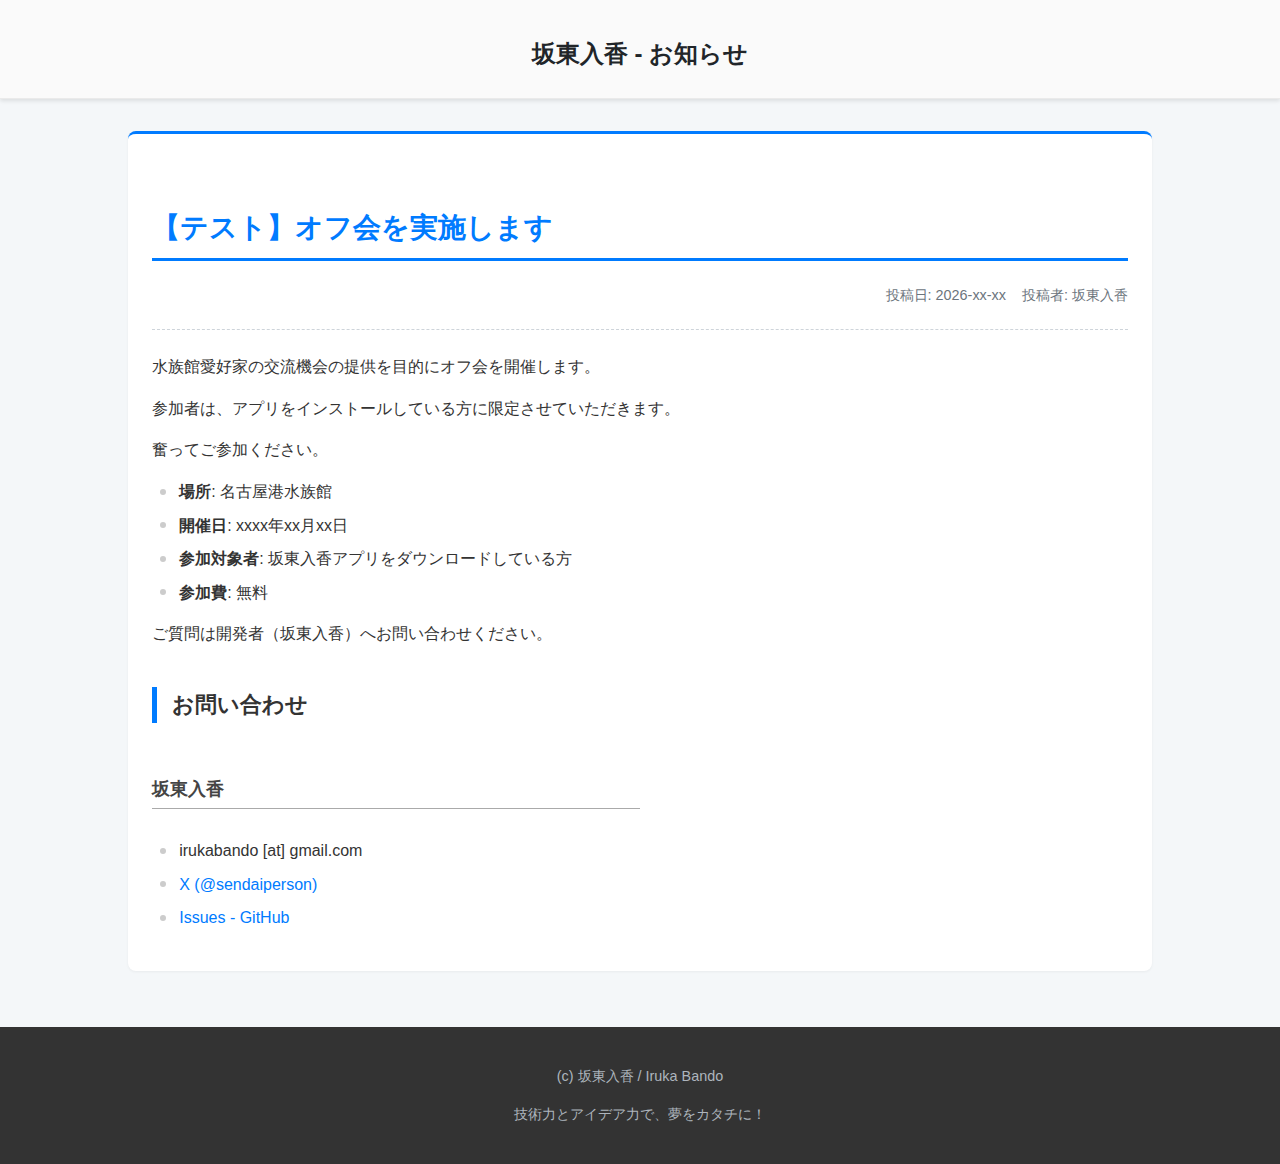
<file: notices/1001_notice.html>
<!DOCTYPE html>
<html lang="ja">
<head>
    <meta charset="UTF-8">
    <meta name="viewport" content="width=device-width, initial-scale=1.0">
    <title>坂東入香 - お知らせ</title>
    <link rel="stylesheet" href="style.css">
</head>
<body>

    <header>
        <div class="container">
            <h1>坂東入香 - お知らせ</h1>
            <!-- <p>アプリの最新情報と重要な告知はこちらでご確認ください。</p> -->
        </div>
    </header>
    
    <div class="container">


        <section id="notice">
            <div class="card">
                <h2>【テスト】オフ会を実施します</h2>
				<div class="post-info">
                    <time datetime="2026-xx-xx">投稿日: 2026-xx-xx</time>
                    <p>投稿者: 坂東入香</p>
                </div>
				<p>水族館愛好家の交流機会の提供を目的にオフ会を開催します。</p>
				<p>参加者は、アプリをインストールしている方に限定させていただきます。</p>
				<p>奮ってご参加ください。</p>
                <ul>
                    <li><strong>場所</strong>: 名古屋港水族館</li>
                    <li><strong>開催日</strong>: xxxx年xx月xx日</li>
                    <li><strong>参加対象者</strong>: 坂東入香アプリをダウンロードしている方</li>
                    <li><strong>参加費</strong>: 無料</li>
                </ul>
				<p>ご質問は開発者（坂東入香）へお問い合わせください。</p>
				<h3>お問い合わせ</h3>
                <h4>坂東入香</h4>
                <ul class="contact-list">
                    <li>irukabando [at] gmail.com</li>
                    <li><a href="https://x.com/sendaiperson" target="_blank">X (@sendaiperson)</a></li>
                    <li><a href="https://github.com/irukabando/irubabandoApp/issues" target="_blank">Issues - GitHub</a></li>
                </ul>
            </div>
        </section>

    </div>

    <footer>
        <div class="container">
            <p>(c) 坂東入香 / Iruka Bando</p>
            <p>技術力とアイデア力で、夢をカタチに！</p>
        </div>
    </footer>

</body>
</html>
</file>
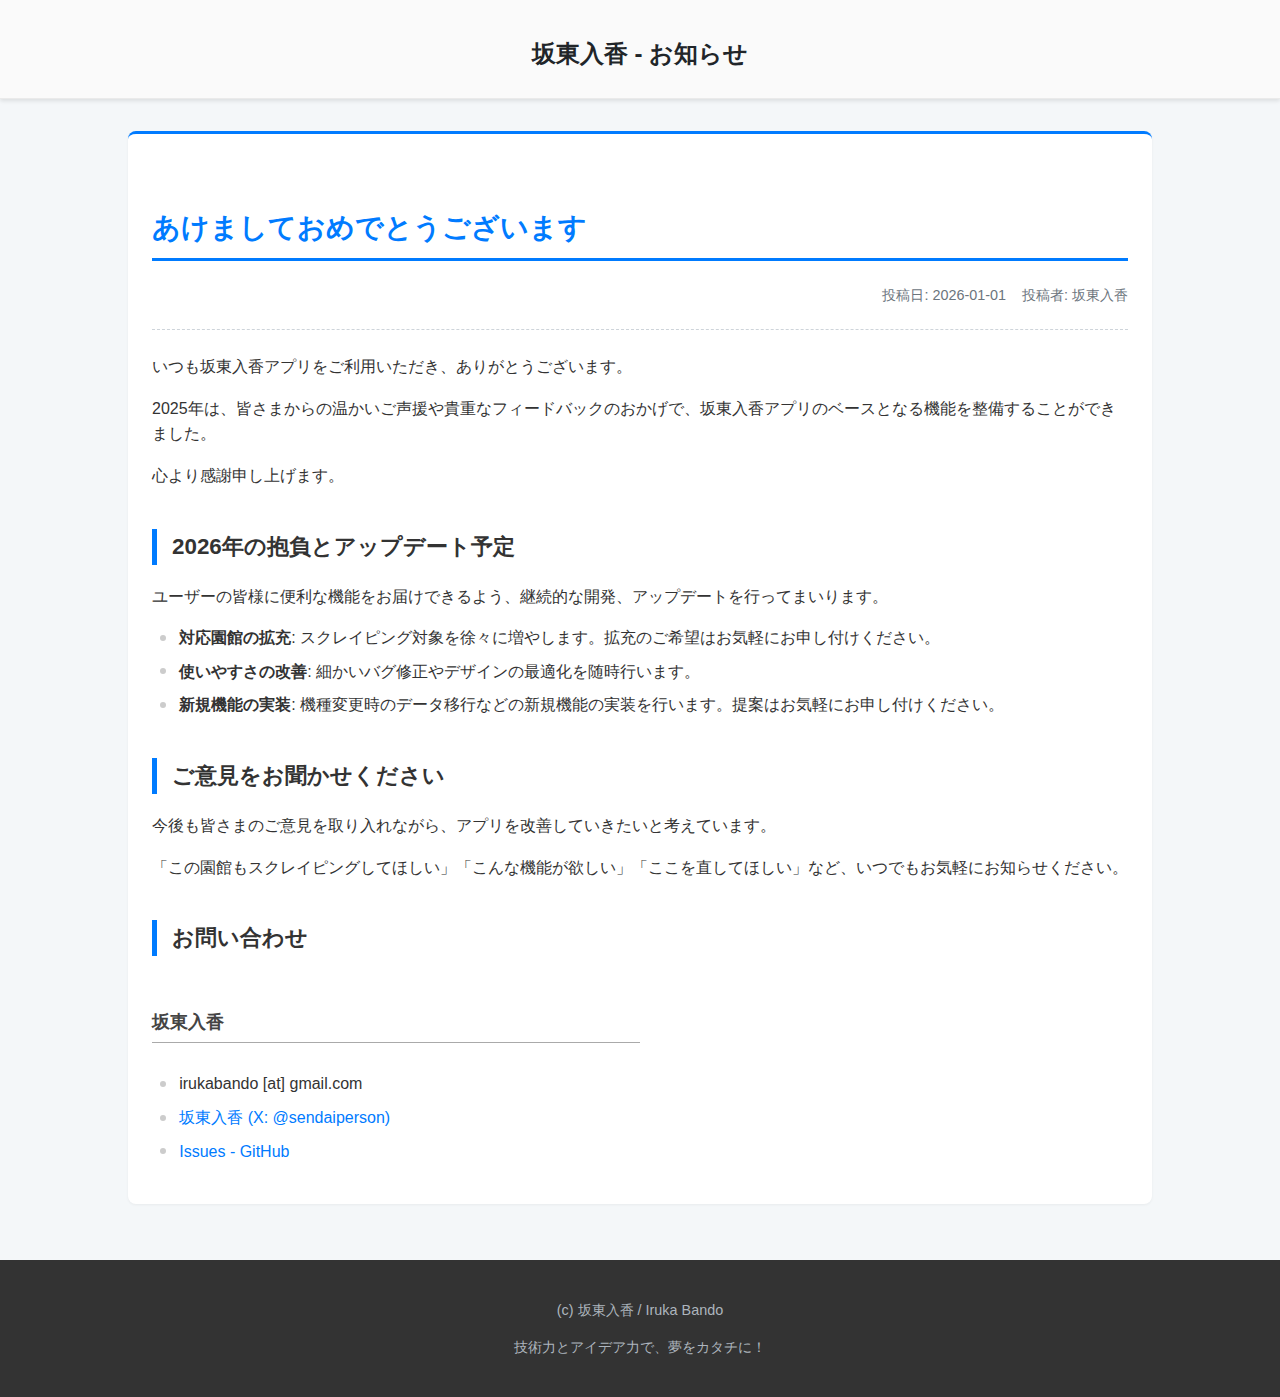
<file: notices/1002_notice.html>
<!DOCTYPE html>
<html lang="ja">
<head>
    <meta charset="UTF-8">
    <meta name="viewport" content="width=device-width, initial-scale=1.0">
    <title>坂東入香 - お知らせ</title>
    <link rel="stylesheet" href="style.css">
</head>
<body>

    <header>
        <div class="container">
            <h1>坂東入香 - お知らせ</h1>
            </div>
    </header>
    
    <div class="container">


        <section id="notice">
            <div class="card">
                <h2>あけましておめでとうございます</h2>
                
                <div class="post-info">
                    <time datetime="2026-01-01">投稿日: 2026-01-01</time>
                    <p>投稿者: 坂東入香</p>
                </div>
                
                <p>いつも坂東入香アプリをご利用いただき、ありがとうございます。</p>
                <p>2025年は、皆さまからの温かいご声援や貴重なフィードバックのおかげで、坂東入香アプリのベースとなる機能を整備することができました。</p>
                <p>心より感謝申し上げます。</p>
                <h3>2026年の抱負とアップデート予定</h3>
                <p>ユーザーの皆様に便利な機能をお届けできるよう、継続的な開発、アップデートを行ってまいります。</p>
                <ul>
                    <li><strong>対応園館の拡充</strong>: スクレイピング対象を徐々に増やします。拡充のご希望はお気軽にお申し付けください。</li>
                    <li><strong>使いやすさの改善</strong>: 細かいバグ修正やデザインの最適化を随時行います。</li>
                    <li><strong>新規機能の実装</strong>: 機種変更時のデータ移行などの新規機能の実装を行います。提案はお気軽にお申し付けください。</li>
                </ul>
                <h3>ご意見をお聞かせください</h3>
                <p>
                    今後も皆さまのご意見を取り入れながら、アプリを改善していきたいと考えています。
                </p>
                <p>
                    「この園館もスクレイピングしてほしい」「こんな機能が欲しい」「ここを直してほしい」など、いつでもお気軽にお知らせください。
                </p>
                <h3>お問い合わせ</h3>
                <h4>坂東入香</h4>
                <ul class="contact-list">
                    <li>irukabando [at] gmail.com</li>
                    <li><a href="https://x.com/sendaiperson" target="_blank">坂東入香 (X: @sendaiperson)</a></li>
                    <li><a href="https://github.com/irukabando/irubabandoApp/issues" target="_blank">Issues - GitHub</a></li>
                </ul>
            </div>
        </section>

    </div>

    <footer>
        <div class="container">
            <p>(c) 坂東入香 / Iruka Bando</p>
            <p>技術力とアイデア力で、夢をカタチに！</p>
        </div>
    </footer>

</body>
</html>
</file>
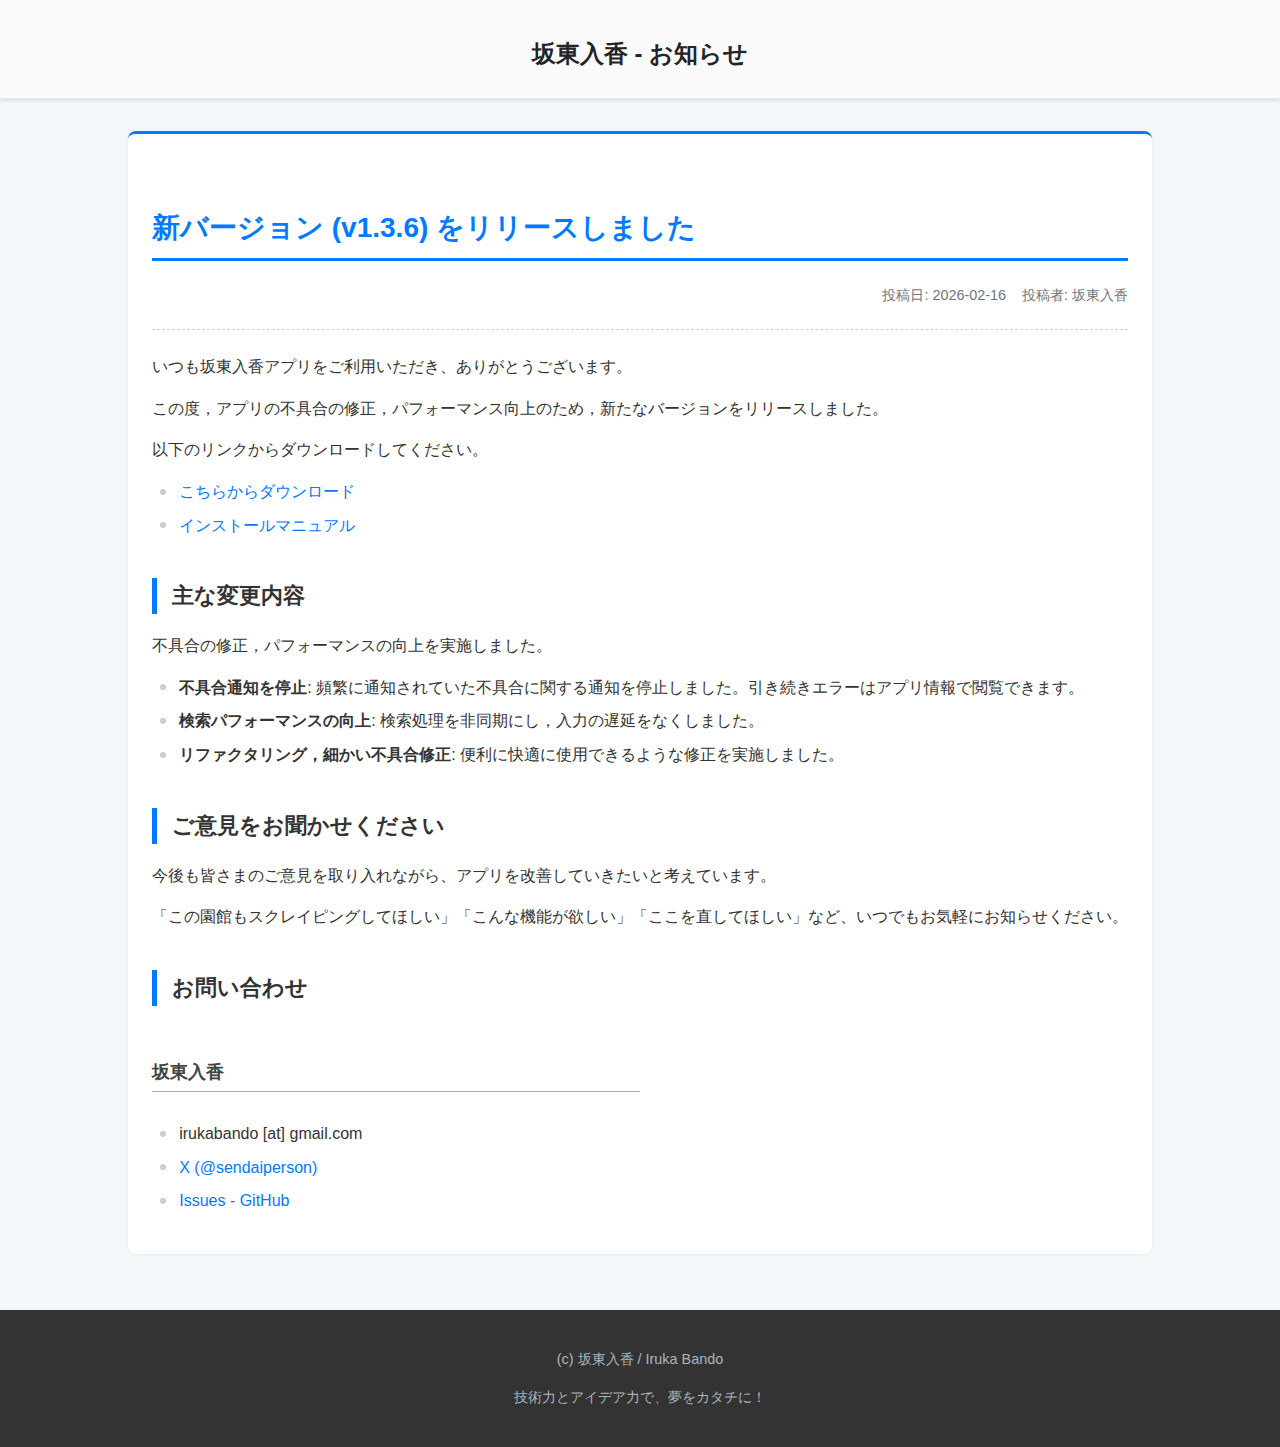
<file: notices/1003_notice.html>
<!DOCTYPE html>
<html lang="ja">
<head>
    <meta charset="UTF-8">
    <meta name="viewport" content="width=device-width, initial-scale=1.0">
    <title>坂東入香 - お知らせ</title>
    <link rel="stylesheet" href="style.css">
</head>
<body>

    <header>
        <div class="container">
            <h1>坂東入香 - お知らせ</h1>
            </div>
    </header>
    
    <div class="container">


        <section id="notice">
            <div class="card">
                <h2>新バージョン (v1.3.6) をリリースしました</h2>
                
                <div class="post-info">
                    <time datetime="2026-02-16">投稿日: 2026-02-16</time>
                    <p>投稿者: 坂東入香</p>
                </div>
                
                <p>いつも坂東入香アプリをご利用いただき、ありがとうございます。</p>
                <p>この度，アプリの不具合の修正，パフォーマンス向上のため，新たなバージョンをリリースしました。</p>
                <p>以下のリンクからダウンロードしてください。</p>
                <ul>
                    <li><a href="https://github.com/irukabando/irubabandoApp/releases/download/v1.3.6/app-release.apk">こちらからダウンロード</a></li>
                    <li><a href="https://irukabando.github.io/irubabandoApp/install.html">インストールマニュアル</a></li>
                </ul>
                <h3>主な変更内容</h3>
                <p>不具合の修正，パフォーマンスの向上を実施しました。</p>
                <ul>
                    <li><strong>不具合通知を停止</strong>: 頻繁に通知されていた不具合に関する通知を停止しました。引き続きエラーはアプリ情報で閲覧できます。</li>
                    <li><strong>検索パフォーマンスの向上</strong>: 検索処理を非同期にし，入力の遅延をなくしました。</li>
                    <li><strong>リファクタリング，細かい不具合修正</strong>: 便利に快適に使用できるような修正を実施しました。</li>
                </ul>
                <h3>ご意見をお聞かせください</h3>
                <p>
                    今後も皆さまのご意見を取り入れながら、アプリを改善していきたいと考えています。
                </p>
                <p>
                    「この園館もスクレイピングしてほしい」「こんな機能が欲しい」「ここを直してほしい」など、いつでもお気軽にお知らせください。
                </p>
                <h3>お問い合わせ</h3>
                <h4>坂東入香</h4>
                <ul class="contact-list">
                    <li>irukabando [at] gmail.com</li>
                    <li><a href="https://x.com/sendaiperson" target="_blank">X (@sendaiperson)</a></li>
                    <li><a href="https://github.com/irukabando/irubabandoApp/issues" target="_blank">Issues - GitHub</a></li>
                </ul>
            </div>
        </section>

    </div>

    <footer>
        <div class="container">
            <p>(c) 坂東入香 / Iruka Bando</p>
            <p>技術力とアイデア力で、夢をカタチに！</p>
        </div>
    </footer>

</body>
</html>
</file>
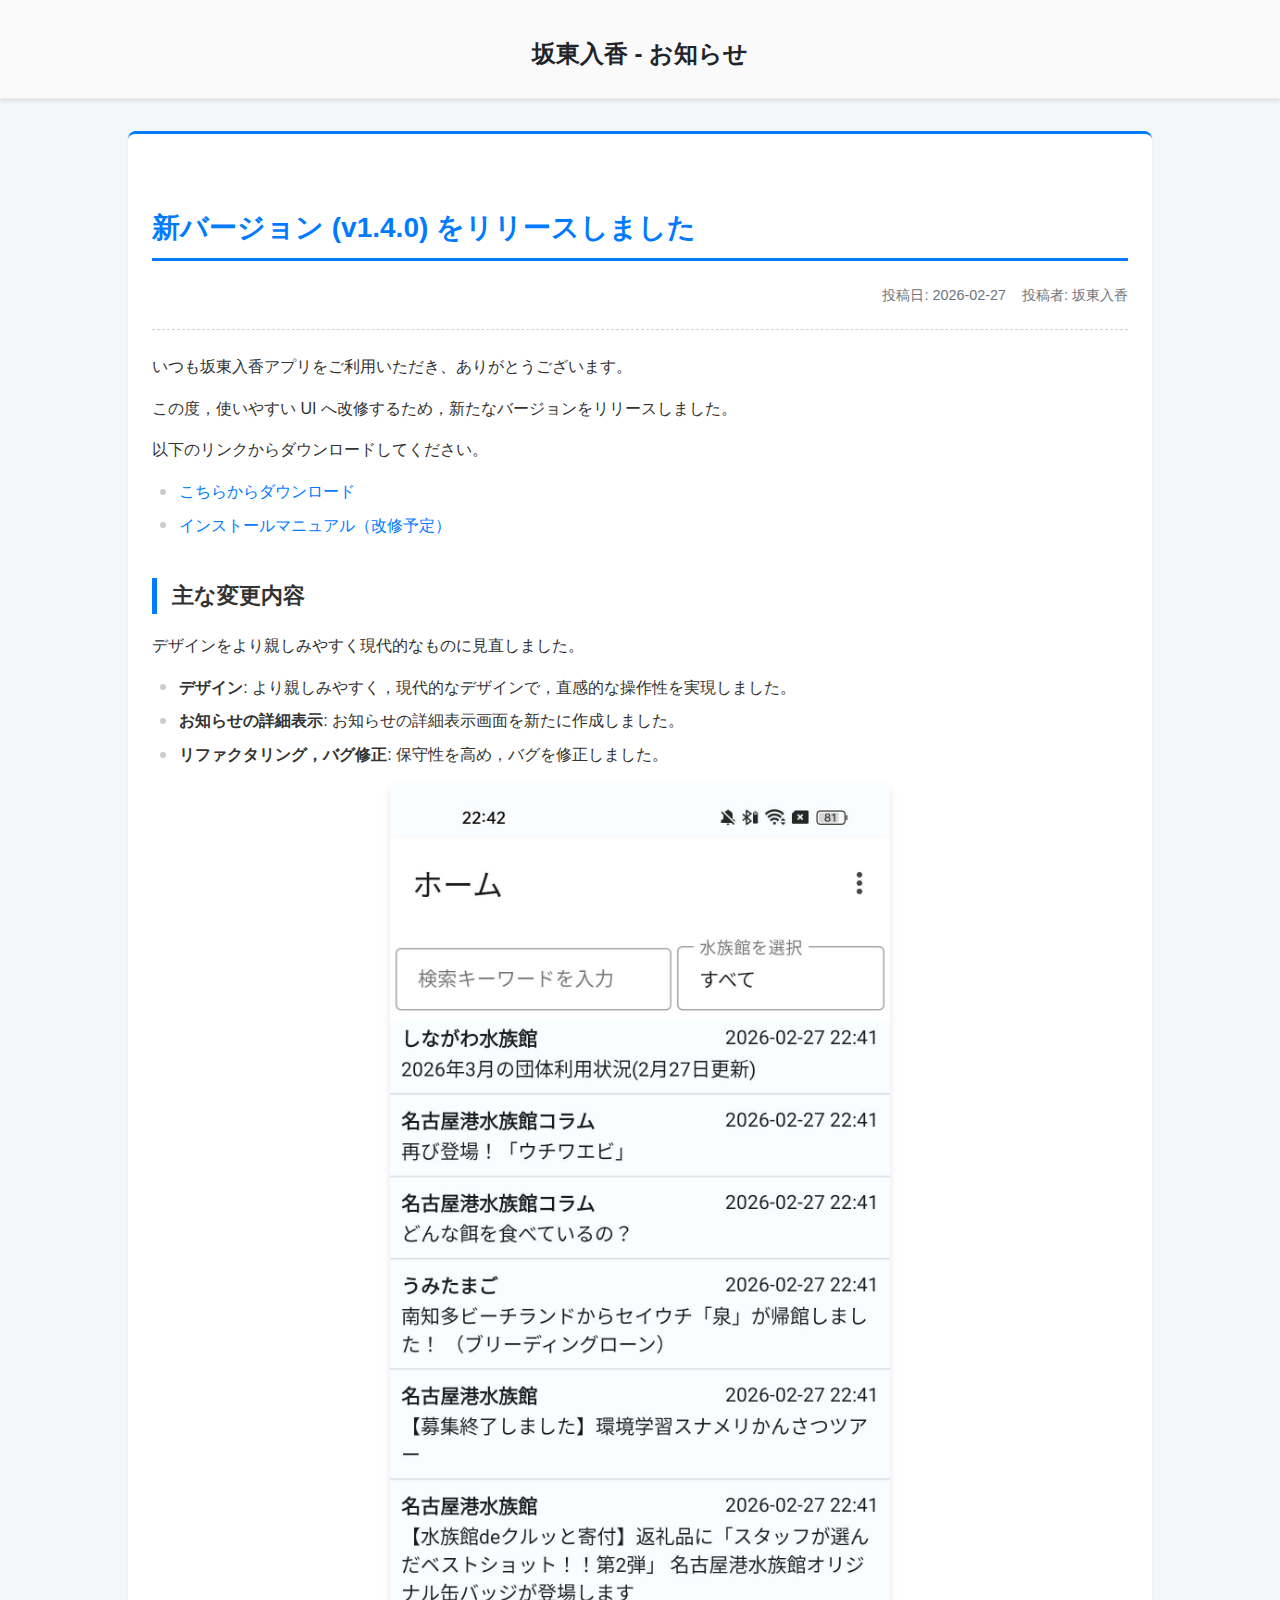
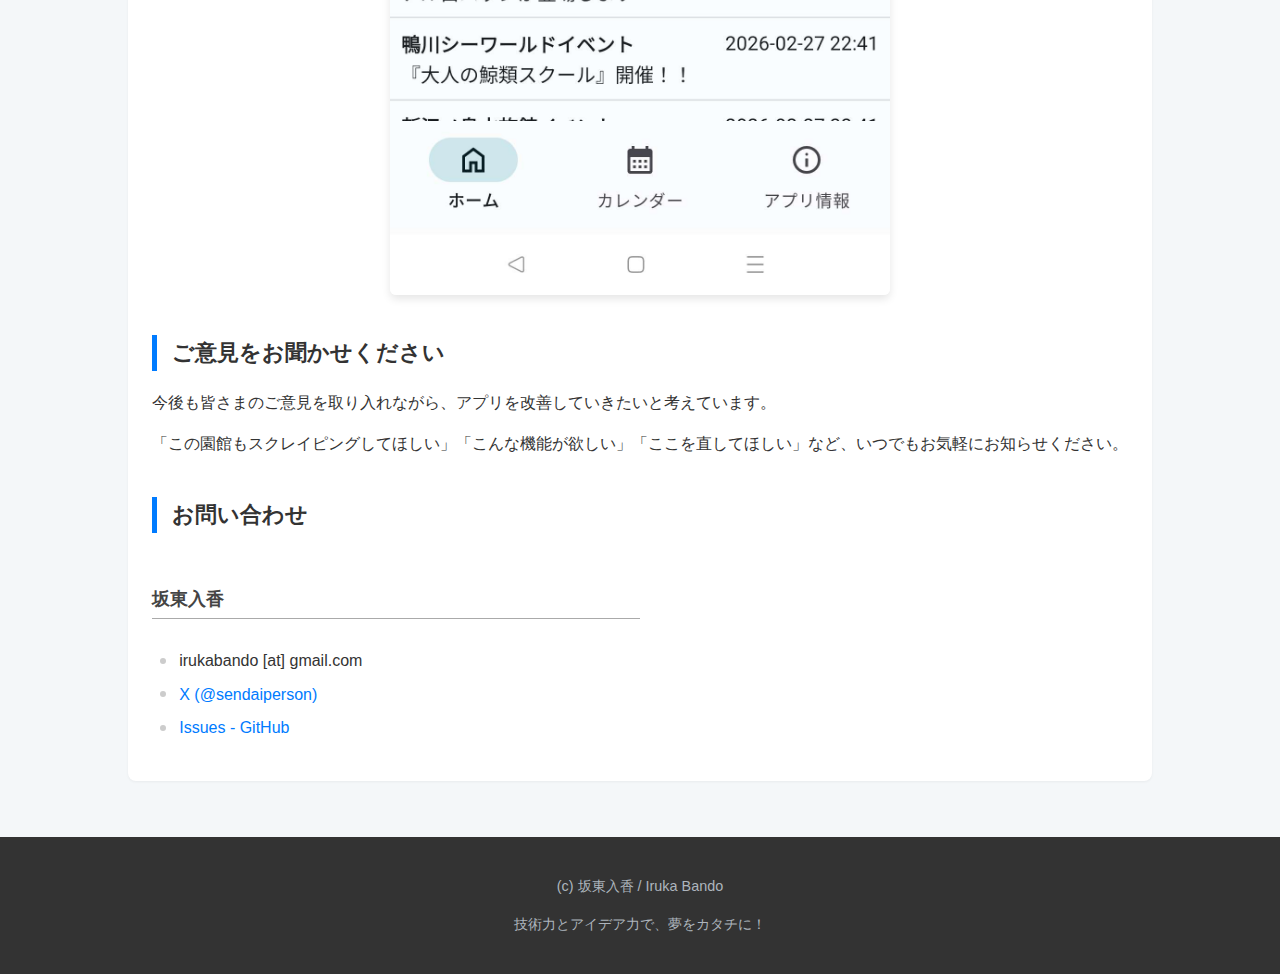
<file: notices/1004_notice.html>
<!DOCTYPE html>
<html lang="ja">
<head>
    <meta charset="UTF-8">
    <meta name="viewport" content="width=device-width, initial-scale=1.0">
    <title>坂東入香 - お知らせ</title>
    <link rel="stylesheet" href="style.css">
</head>
<body>

    <header>
        <div class="container">
            <h1>坂東入香 - お知らせ</h1>
            </div>
    </header>
    
    <div class="container">


        <section id="notice">
            <div class="card">
                <h2>新バージョン (v1.4.0) をリリースしました</h2>
                
                <div class="post-info">
                    <time datetime="2026-02-27">投稿日: 2026-02-27</time>
                    <p>投稿者: 坂東入香</p>
                </div>
                
                <p>いつも坂東入香アプリをご利用いただき、ありがとうございます。</p>
                <p>この度，使いやすい UI へ改修するため，新たなバージョンをリリースしました。</p>
                <p>以下のリンクからダウンロードしてください。</p>

                <ul>
                    <li><a href="https://github.com/irukabando/irubabandoApp/releases/download/v1.4.0/app-release.apk">こちらからダウンロード</a></li>
                    <li><a href="https://irukabando.github.io/irubabandoApp/install.html">インストールマニュアル（改修予定）</a></li>
                </ul>

                <h3>主な変更内容</h3>

                <p>デザインをより親しみやすく現代的なものに見直しました。</p>
                <ul>
                    <li><strong>デザイン</strong>: より親しみやすく，現代的なデザインで，直感的な操作性を実現しました。</li>
                    <li><strong>お知らせの詳細表示</strong>: お知らせの詳細表示画面を新たに作成しました。</li>
                    <li><strong>リファクタリング，バグ修正</strong>: 保守性を高め，バグを修正しました。</li>
                </ul>

                <img src="../images/v1.4.0_home.jpg" alt="v1.4.0 ホーム画面" width="500" loading="lazy">

                <h3>ご意見をお聞かせください</h3>
                <p>
                    今後も皆さまのご意見を取り入れながら、アプリを改善していきたいと考えています。
                </p>
                <p>
                    「この園館もスクレイピングしてほしい」「こんな機能が欲しい」「ここを直してほしい」など、いつでもお気軽にお知らせください。
                </p>
                <h3>お問い合わせ</h3>
                <h4>坂東入香</h4>
                <ul class="contact-list">
                    <li>irukabando [at] gmail.com</li>
                    <li><a href="https://x.com/sendaiperson" target="_blank">X (@sendaiperson)</a></li>
                    <li><a href="https://github.com/irukabando/irubabandoApp/issues" target="_blank">Issues - GitHub</a></li>
                </ul>
            </div>
        </section>

    </div>

    <footer>
        <div class="container">
            <p>(c) 坂東入香 / Iruka Bando</p>
            <p>技術力とアイデア力で、夢をカタチに！</p>
        </div>
    </footer>

</body>
</html>
</file>
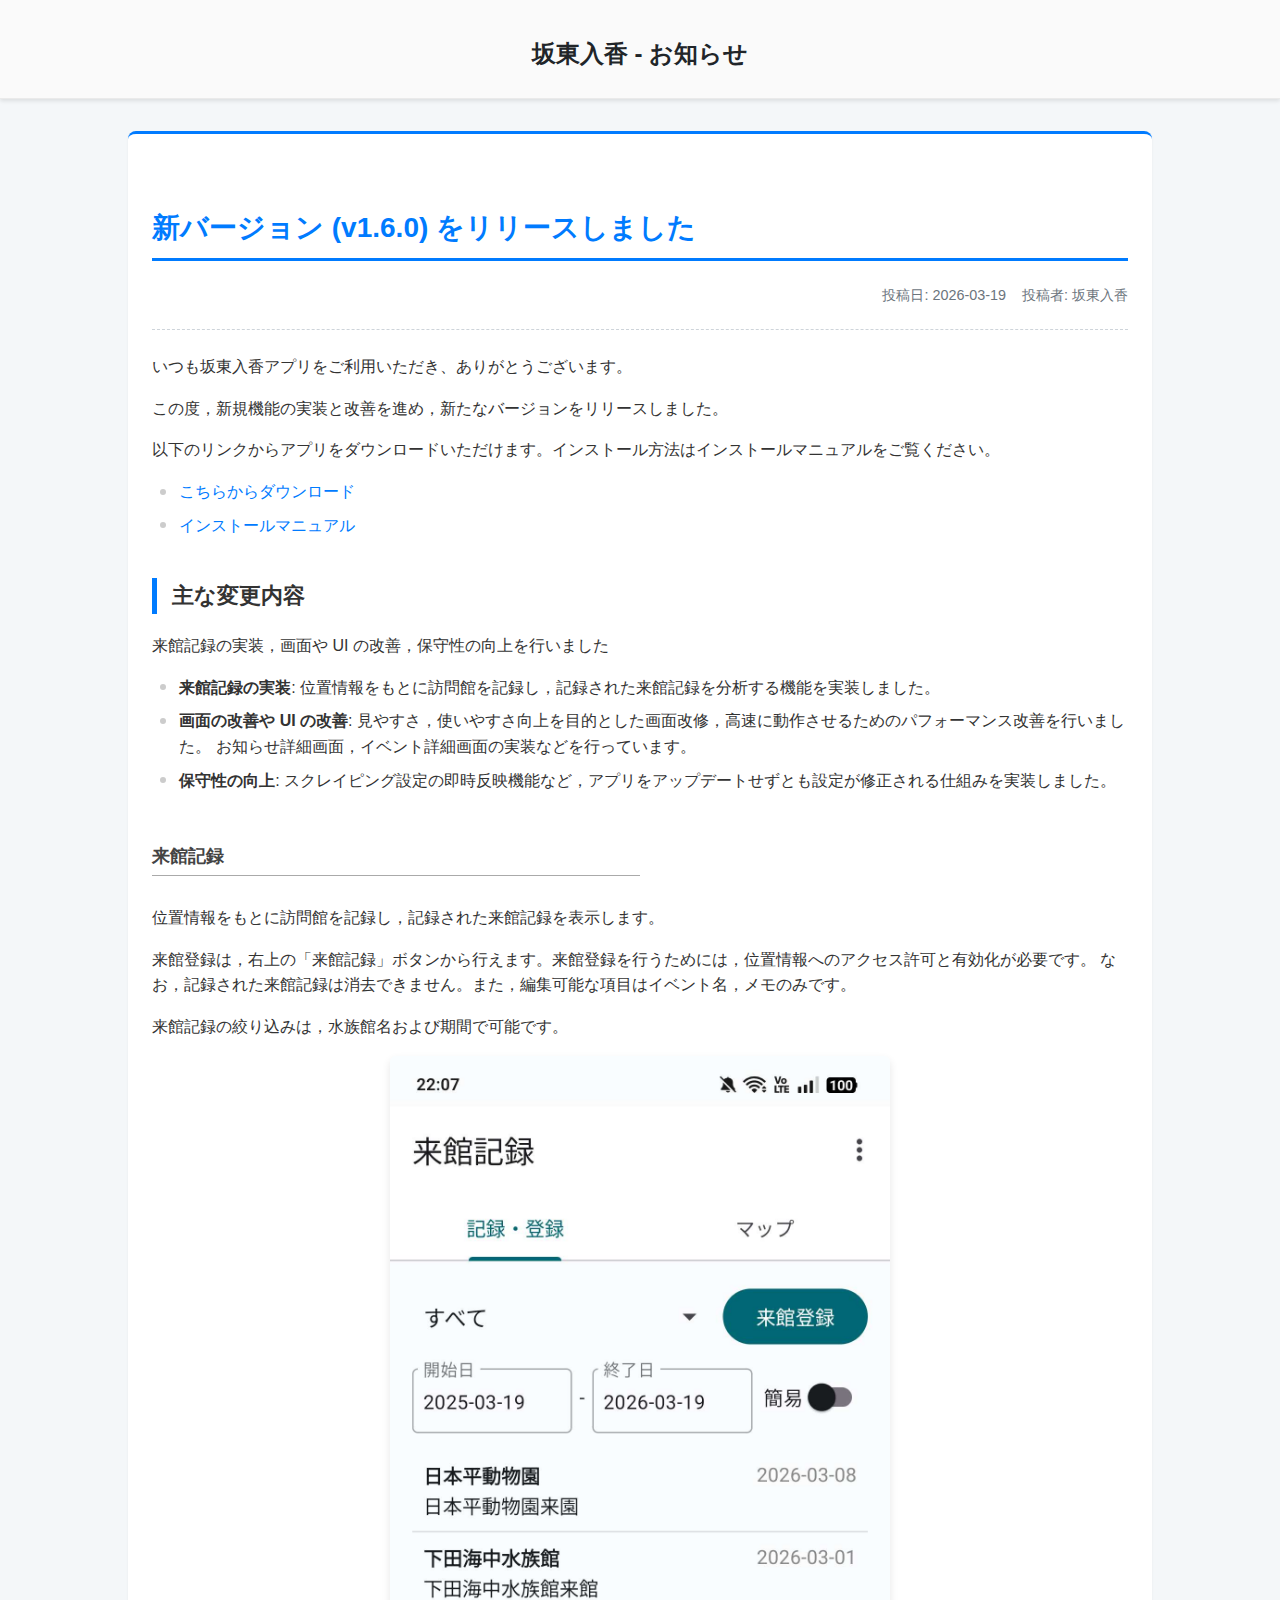
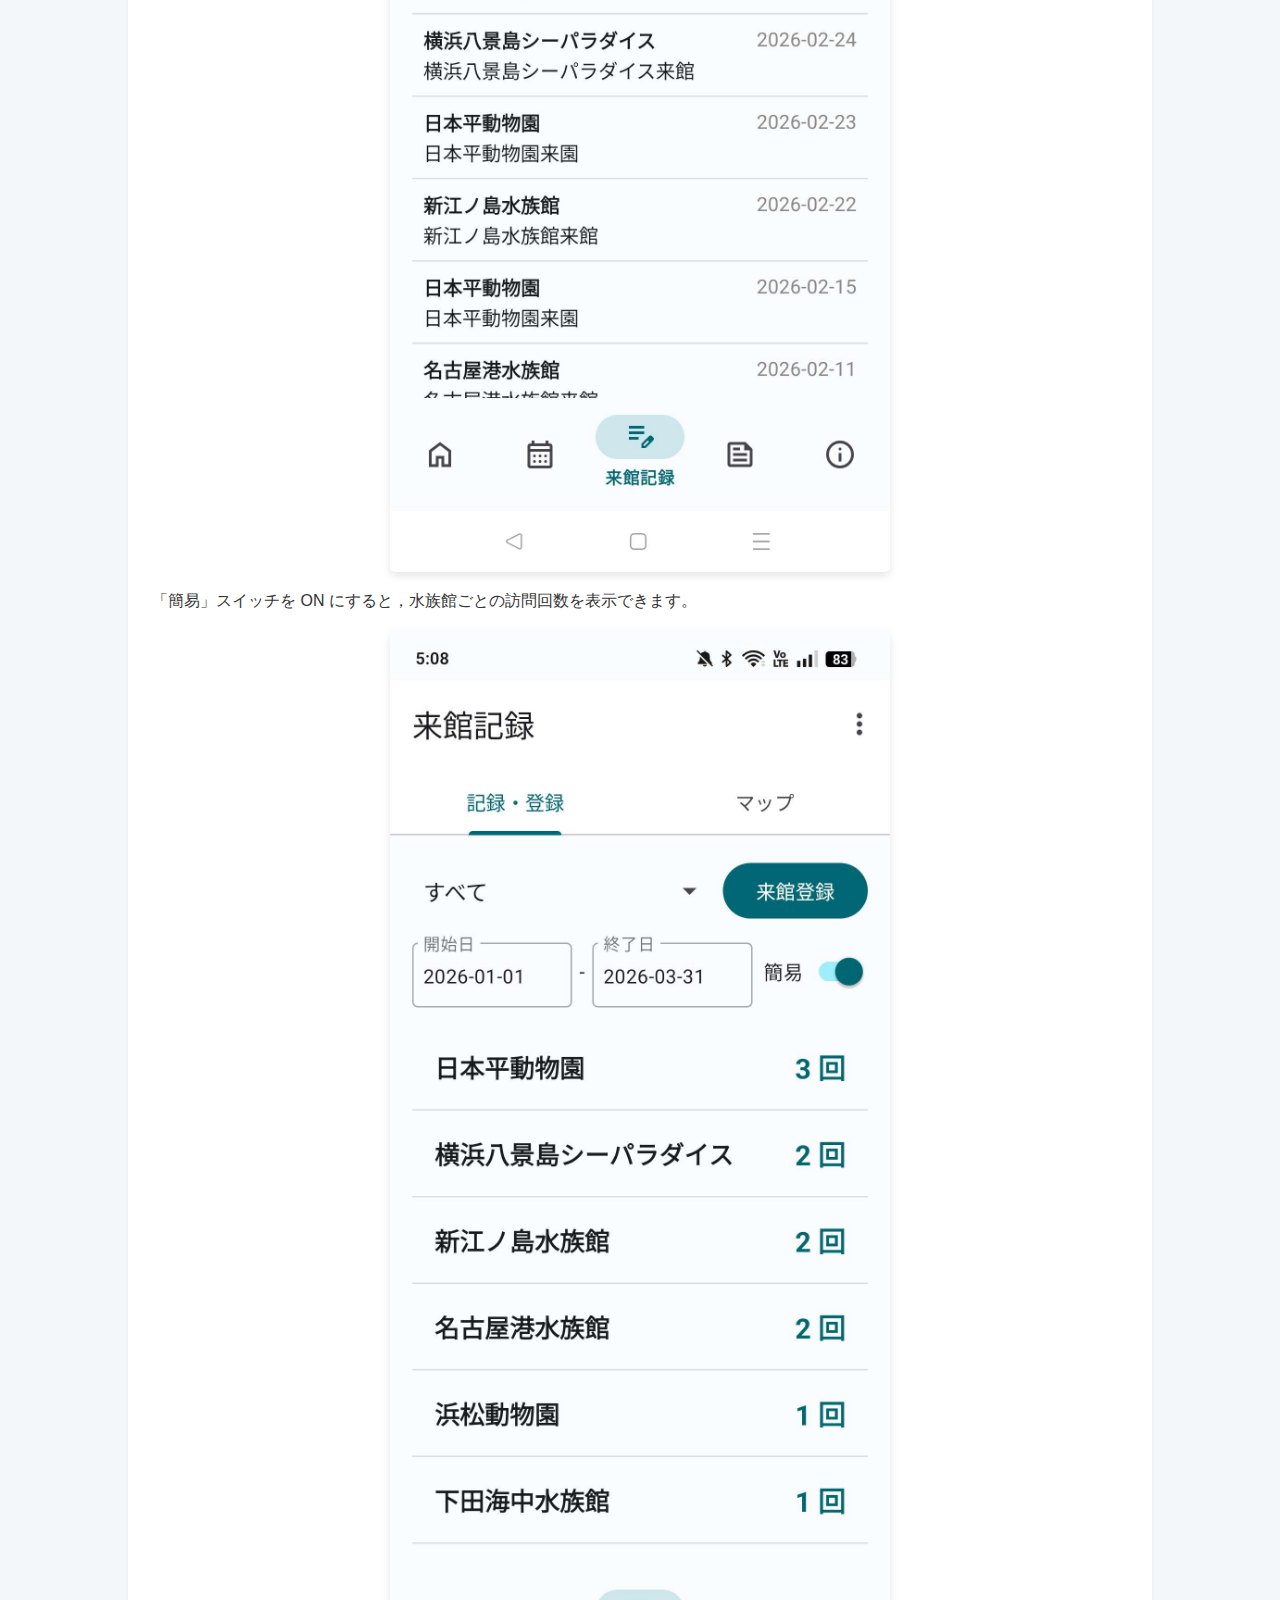
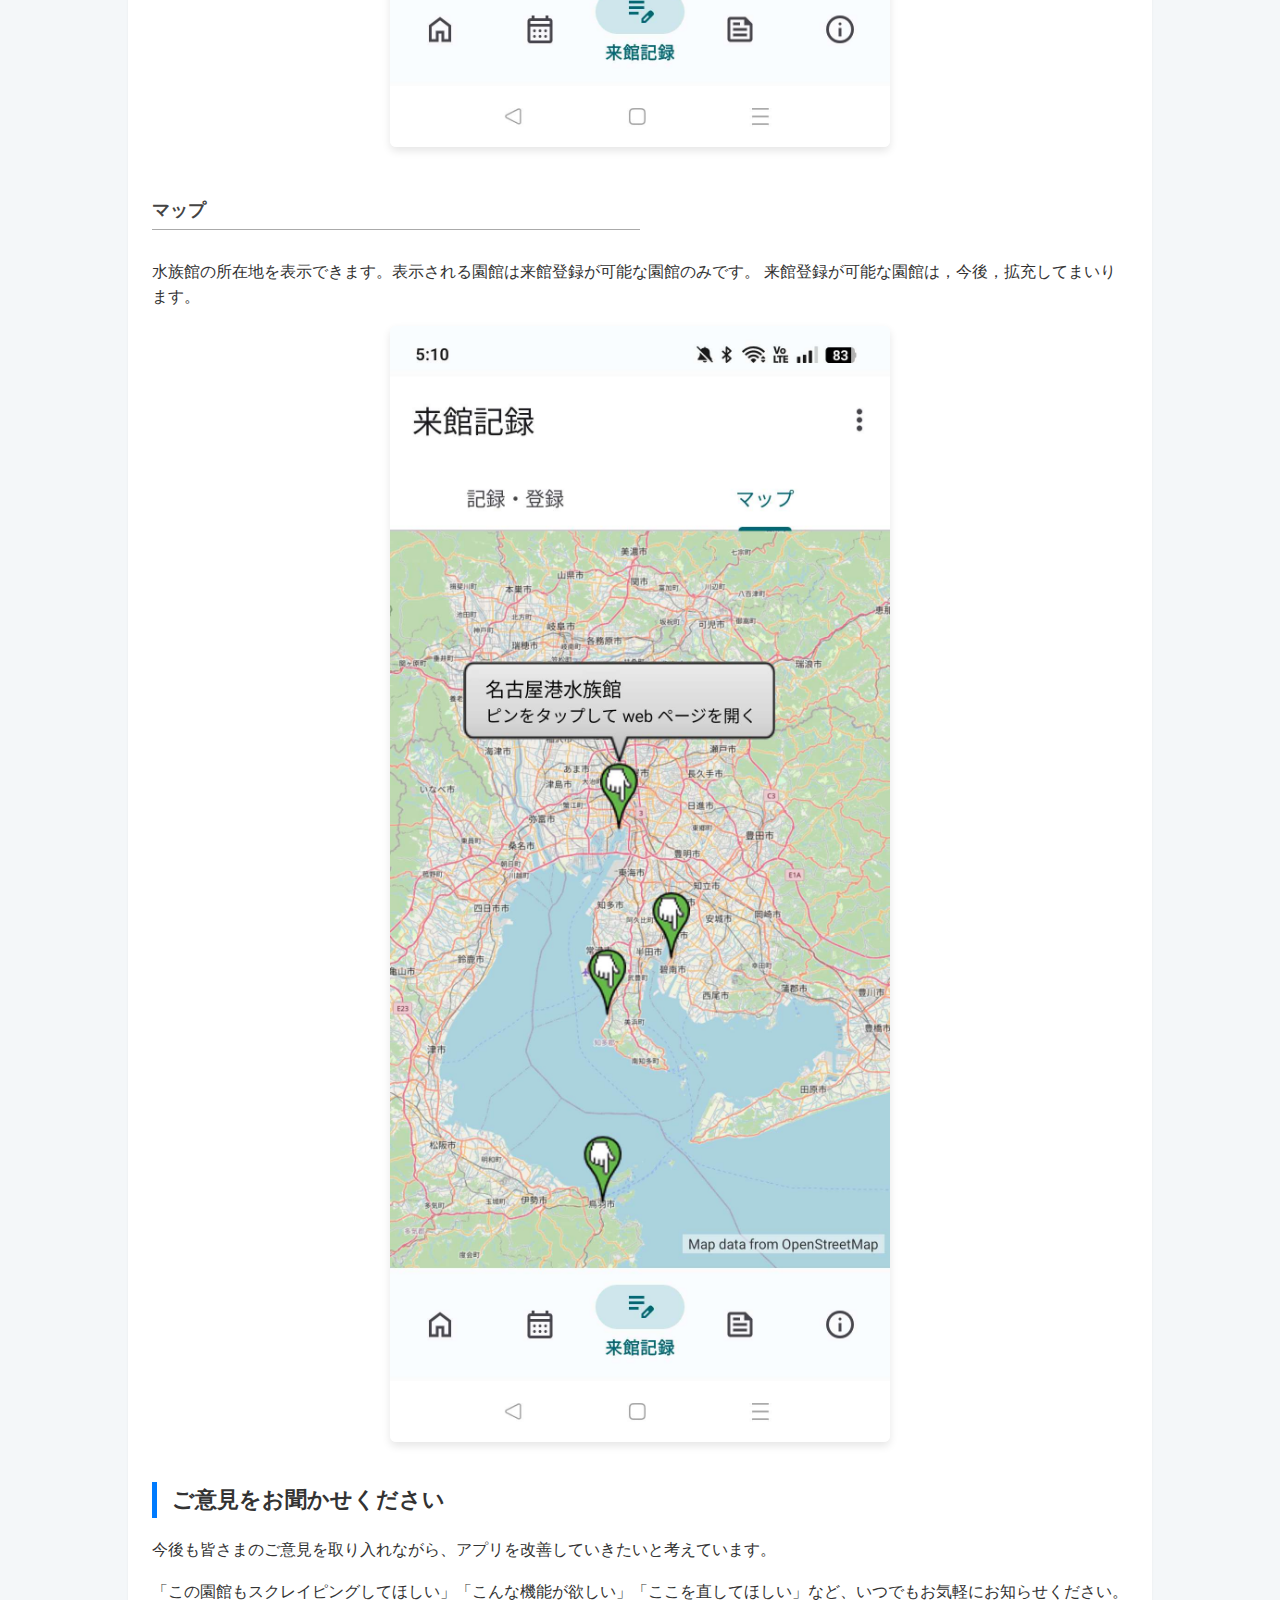
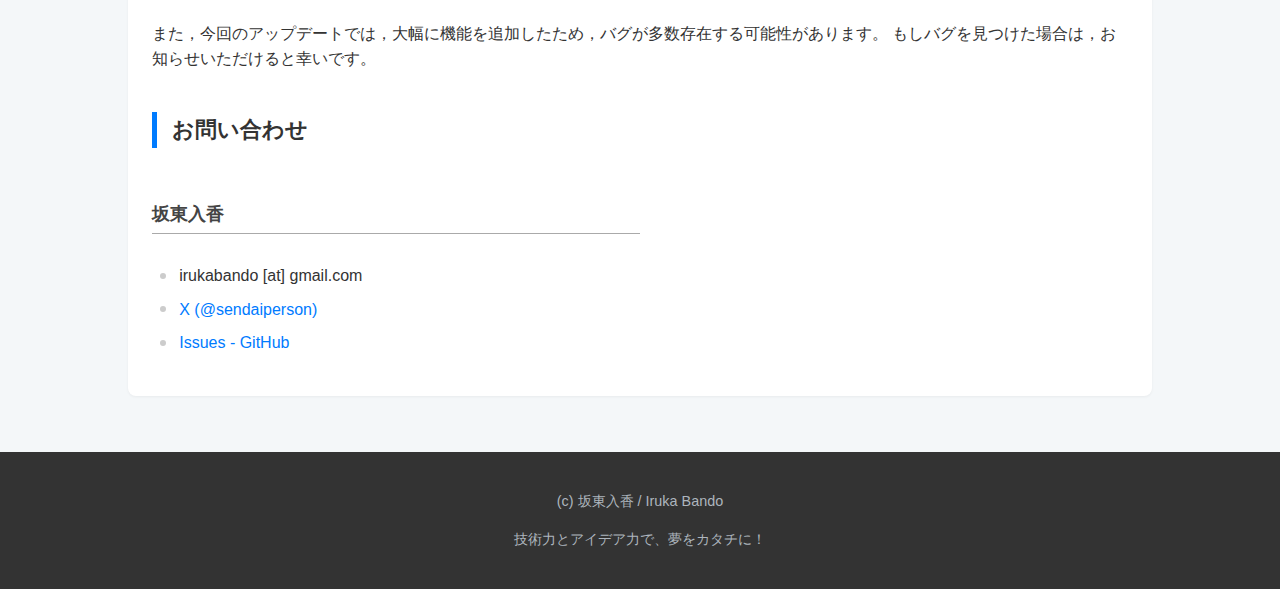
<file: notices/1005_notice.html>
<!DOCTYPE html>
<html lang="ja">
<head>
    <meta charset="UTF-8">
    <meta name="viewport" content="width=device-width, initial-scale=1.0">
    <title>坂東入香 - お知らせ</title>
    <link rel="stylesheet" href="style.css">
</head>
<body>

    <header>
        <div class="container">
            <h1>坂東入香 - お知らせ</h1>
            </div>
    </header>
    
    <div class="container">


        <section id="notice">
            <div class="card">
                <h2>新バージョン (v1.6.0) をリリースしました</h2>
                
                <div class="post-info">
                    <time datetime="2026-03-19">投稿日: 2026-03-19</time>
                    <p>投稿者: 坂東入香</p>
                </div>
                
                <p>いつも坂東入香アプリをご利用いただき、ありがとうございます。</p>
                <p>この度，新規機能の実装と改善を進め，新たなバージョンをリリースしました。</p>
                <p>以下のリンクからアプリをダウンロードいただけます。インストール方法はインストールマニュアルをご覧ください。</p>

                <ul>
                    <li><a href="https://github.com/irukabando/irubabandoApp/releases/download/v1.6.0/app-release.apk">こちらからダウンロード</a></li>
                    <li><a href="https://irukabando.github.io/irubabandoApp/install.html">インストールマニュアル</a></li>
                </ul>

                <h3>主な変更内容</h3>

                <p>来館記録の実装，画面や UI の改善，保守性の向上を行いました</p>
                <ul>
                    <li><strong>来館記録の実装</strong>: 位置情報をもとに訪問館を記録し，記録された来館記録を分析する機能を実装しました。</li>
                    <li><strong>画面の改善や UI の改善</strong>: 見やすさ，使いやすさ向上を目的とした画面改修，高速に動作させるためのパフォーマンス改善を行いました。
                        お知らせ詳細画面，イベント詳細画面の実装などを行っています。</li>
                    <li><strong>保守性の向上</strong>: スクレイピング設定の即時反映機能など，アプリをアップデートせずとも設定が修正される仕組みを実装しました。</li>
                </ul>

                <h4>来館記録</h4>
                <p>位置情報をもとに訪問館を記録し，記録された来館記録を表示します。</p>
                <p>来館登録は，右上の「来館記録」ボタンから行えます。来館登録を行うためには，位置情報へのアクセス許可と有効化が必要です。
                    なお，記録された来館記録は消去できません。また，編集可能な項目はイベント名，メモのみです。</p>
                <p>来館記録の絞り込みは，水族館名および期間で可能です。</p>
                <img src="../images/VisitRecordStandardView.jpg" alt="来館記録の通常表示" width="500" loading="lazy">

                <p>「簡易」スイッチを ON にすると，水族館ごとの訪問回数を表示できます。</p>
                <img src="../images/VisitRecordSimpleView.jpg" alt="来館記録の簡易表示" width="500" loading="lazy">

                <h4>マップ</h4>
                <p>水族館の所在地を表示できます。表示される園館は来館登録が可能な園館のみです。
                    来館登録が可能な園館は，今後，拡充してまいります。
                </p>
                <img src="../images/VisitRecordMap.jpg" alt="マップ表示" width="500" loading="lazy">

                <h3>ご意見をお聞かせください</h3>
                <p>
                    今後も皆さまのご意見を取り入れながら、アプリを改善していきたいと考えています。
                </p>
                <p>
                    「この園館もスクレイピングしてほしい」「こんな機能が欲しい」「ここを直してほしい」など、いつでもお気軽にお知らせください。
                </p>
                <p>
                    また，今回のアップデートでは，大幅に機能を追加したため，バグが多数存在する可能性があります。
                    もしバグを見つけた場合は，お知らせいただけると幸いです。
                </p>
                <h3>お問い合わせ</h3>
                <h4>坂東入香</h4>
                <ul class="contact-list">
                    <li>irukabando [at] gmail.com</li>
                    <li><a href="https://x.com/sendaiperson" target="_blank">X (@sendaiperson)</a></li>
                    <li><a href="https://github.com/irukabando/irubabandoApp/issues" target="_blank">Issues - GitHub</a></li>
                </ul>
            </div>
        </section>

    </div>

    <footer>
        <div class="container">
            <p>(c) 坂東入香 / Iruka Bando</p>
            <p>技術力とアイデア力で、夢をカタチに！</p>
        </div>
    </footer>

</body>
</html>
</file>
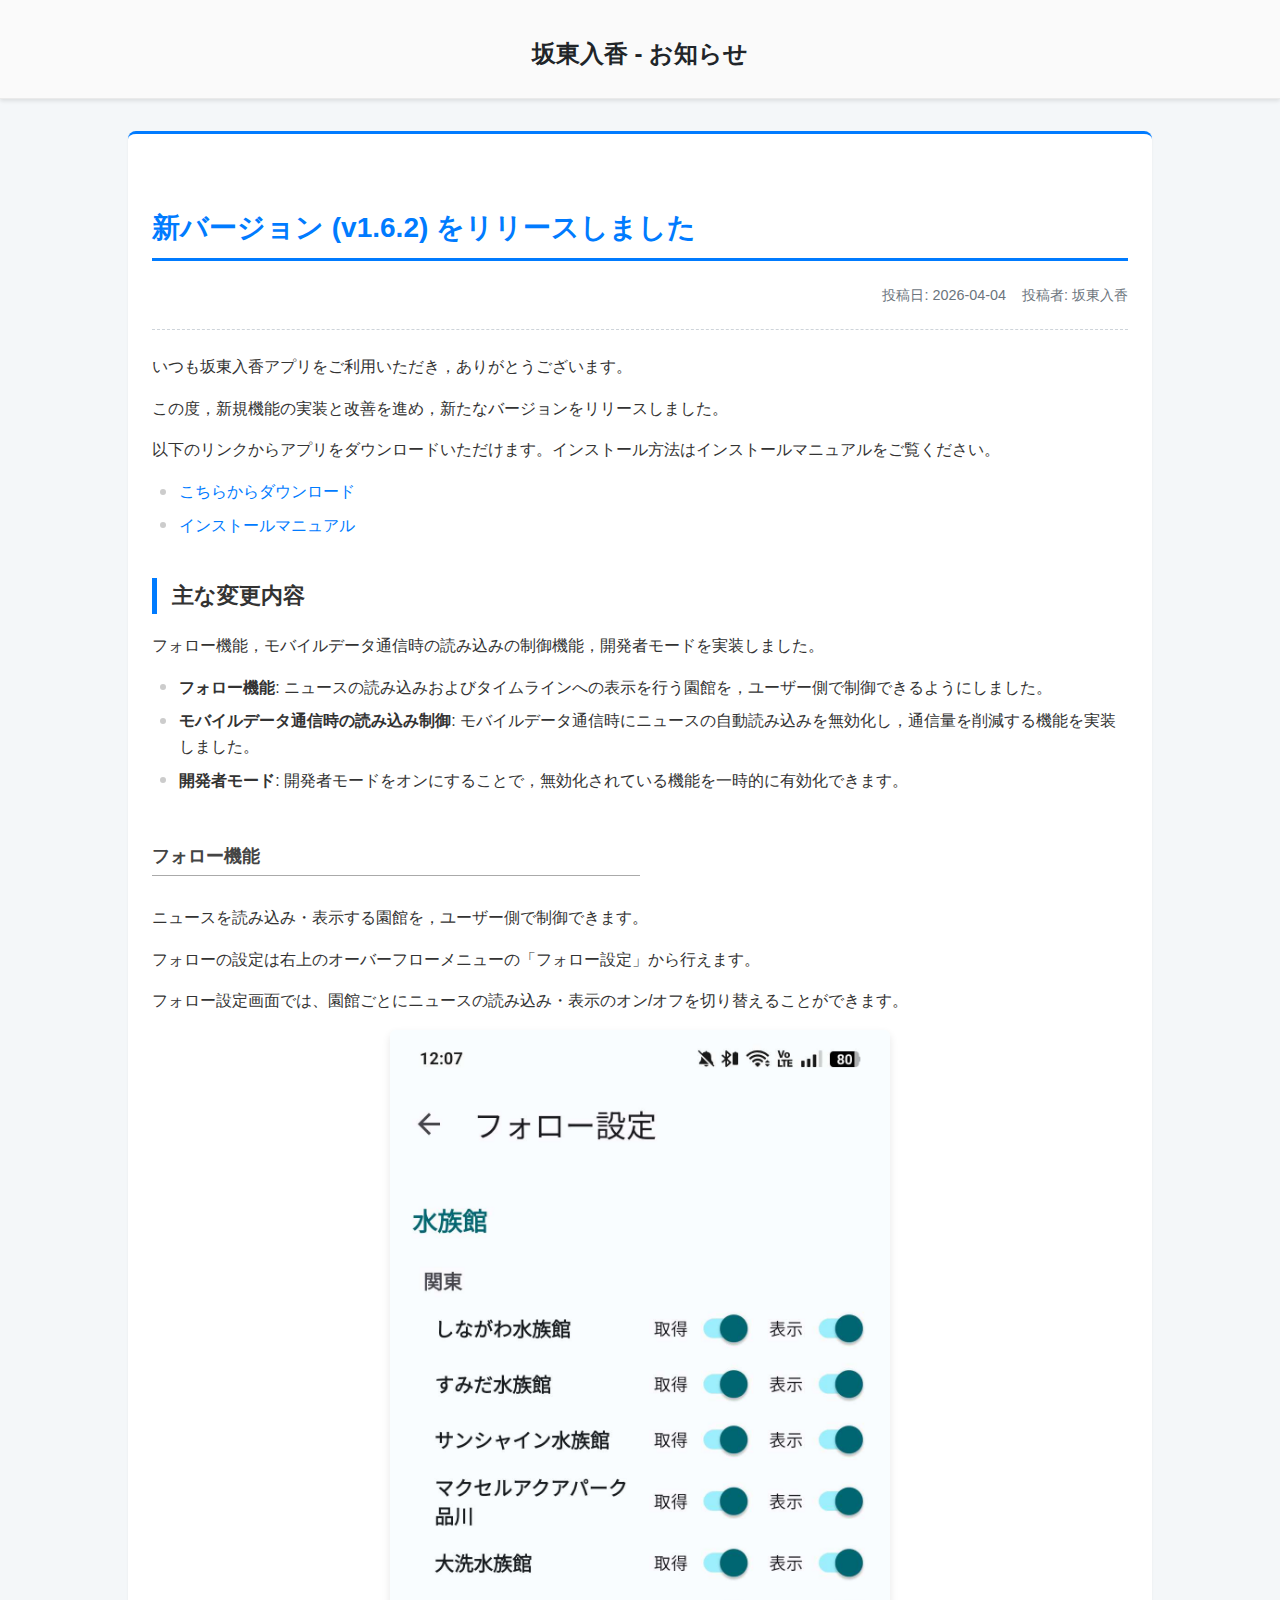
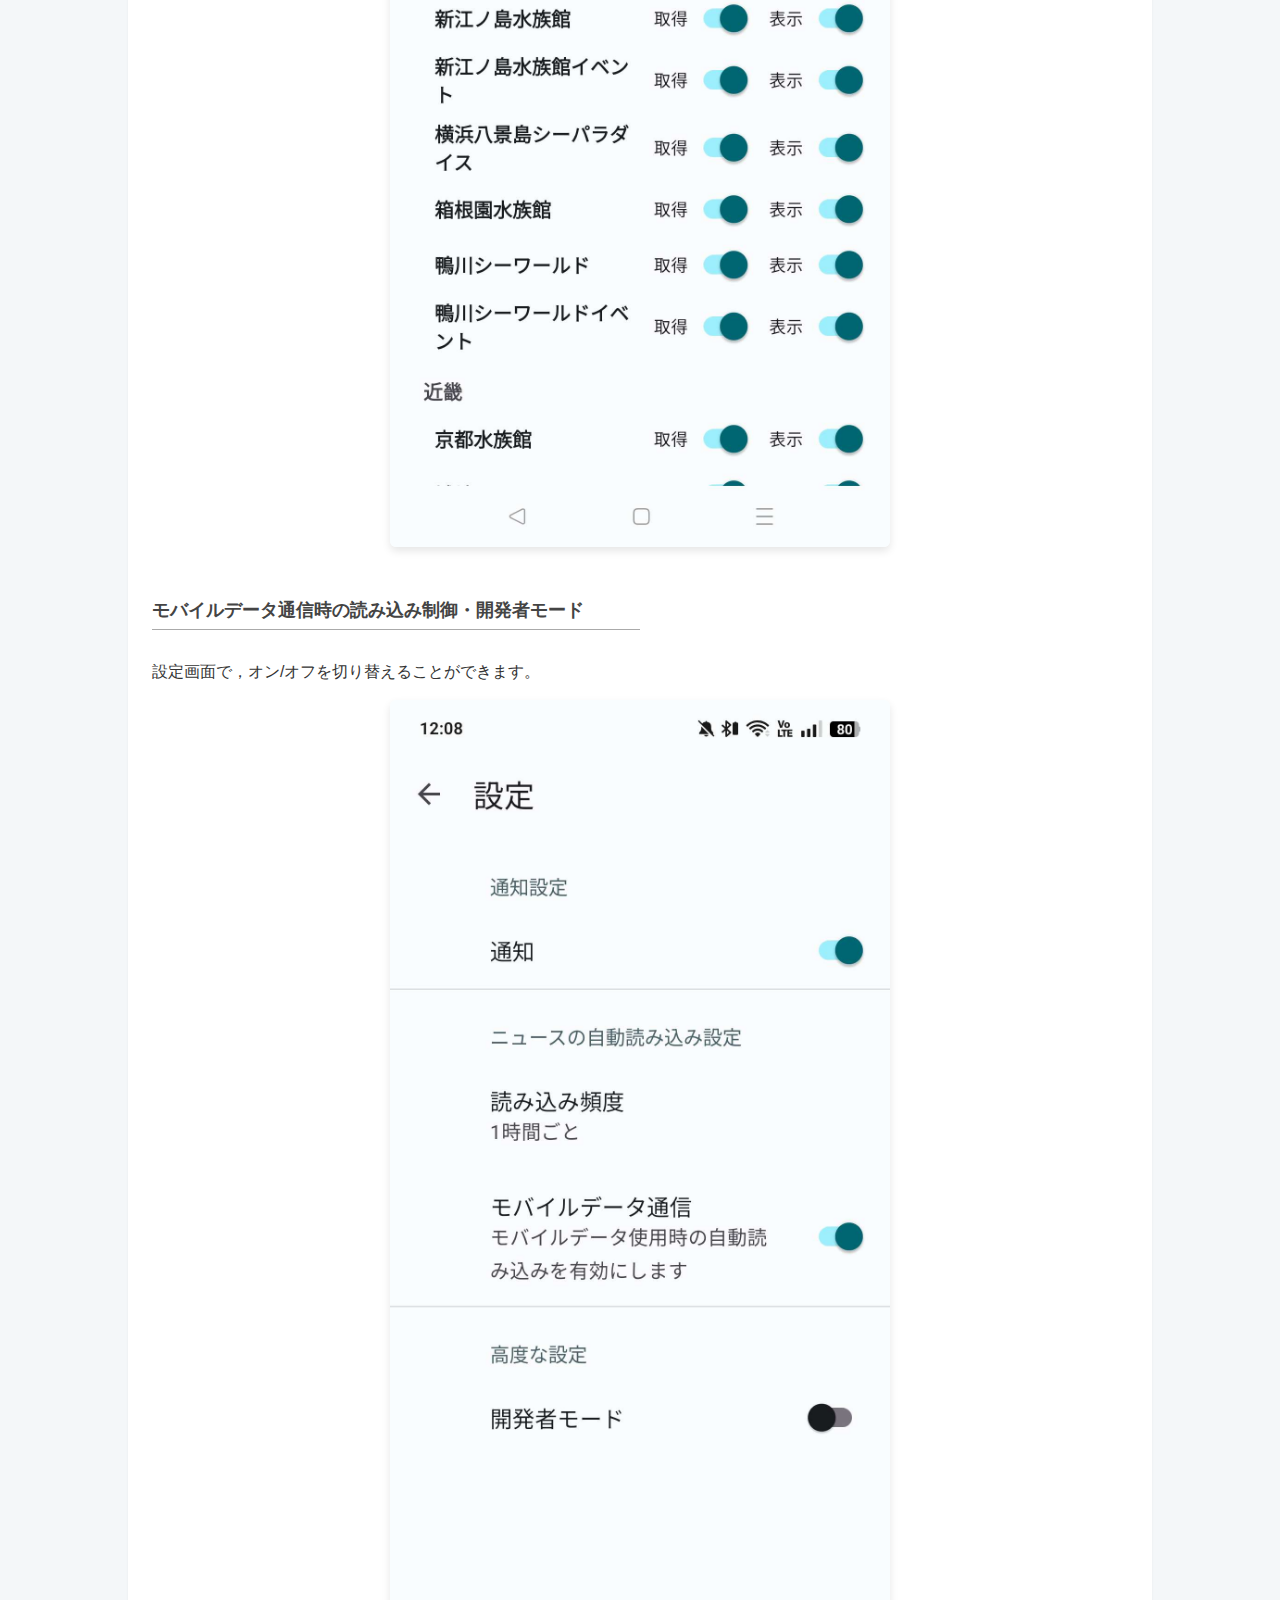
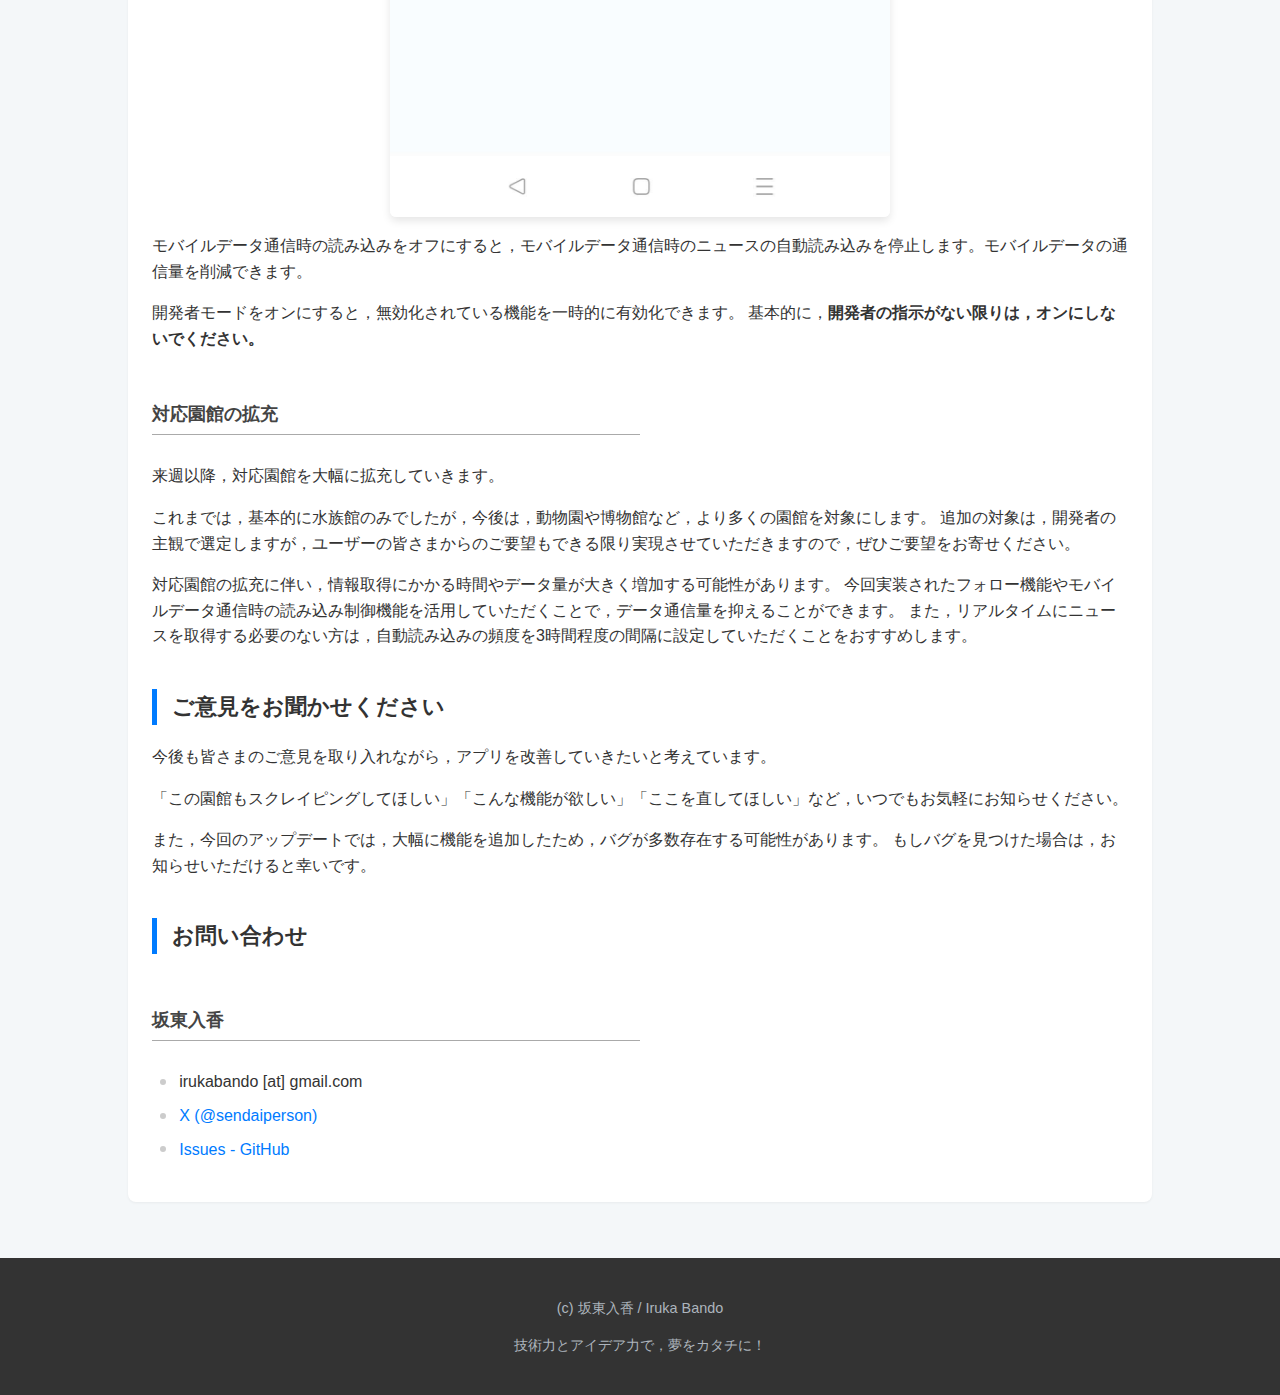
<file: notices/1006_notice.html>
<!DOCTYPE html>
<html lang="ja">
<head>
    <meta charset="UTF-8">
    <meta name="viewport" content="width=device-width, initial-scale=1.0">
    <title>坂東入香 - お知らせ</title>
    <link rel="stylesheet" href="style.css">
</head>
<body>

    <header>
        <div class="container">
            <h1>坂東入香 - お知らせ</h1>
            </div>
    </header>
    
    <div class="container">


        <section id="notice">
            <div class="card">
                <h2>新バージョン (v1.6.2) をリリースしました</h2>
                
                <div class="post-info">
                    <time datetime="2026-04-04">投稿日: 2026-04-04</time>
                    <p>投稿者: 坂東入香</p>
                </div>
                
                <p>いつも坂東入香アプリをご利用いただき，ありがとうございます。</p>
                <p>この度，新規機能の実装と改善を進め，新たなバージョンをリリースしました。</p>
                <p>以下のリンクからアプリをダウンロードいただけます。インストール方法はインストールマニュアルをご覧ください。</p>

                <ul>
                    <li><a href="https://github.com/irukabando/irubabandoApp/releases/download/v1.6.2/app-release.apk">こちらからダウンロード</a></li>
                    <li><a href="https://irukabando.github.io/irubabandoApp/install.html">インストールマニュアル</a></li>
                </ul>

                <h3>主な変更内容</h3>

                <p>フォロー機能，モバイルデータ通信時の読み込みの制御機能，開発者モードを実装しました。</p>
                <ul>
                    <li><strong>フォロー機能</strong>: ニュースの読み込みおよびタイムラインへの表示を行う園館を，ユーザー側で制御できるようにしました。</li>
                    <li><strong>モバイルデータ通信時の読み込み制御</strong>: モバイルデータ通信時にニュースの自動読み込みを無効化し，通信量を削減する機能を実装しました。</li>
                    <li><strong>開発者モード</strong>: 開発者モードをオンにすることで，無効化されている機能を一時的に有効化できます。</li>
                </ul>

                <h4>フォロー機能</h4>
                <p>ニュースを読み込み・表示する園館を，ユーザー側で制御できます。</p>
                <p>フォローの設定は右上のオーバーフローメニューの「フォロー設定」から行えます。</p>
                <p>フォロー設定画面では、園館ごとにニュースの読み込み・表示のオン/オフを切り替えることができます。</p>
                <img src="../images/FollowSetting.jpg" alt="フォロー設定画面" width="500" loading="lazy">

                <h4>モバイルデータ通信時の読み込み制御・開発者モード</h4>
                <p>設定画面で，オン/オフを切り替えることができます。</p>
                <img src="../images/SettingFragmentV2.jpg" alt="設定画面" width="500" loading="lazy">
                <p>モバイルデータ通信時の読み込みをオフにすると，モバイルデータ通信時のニュースの自動読み込みを停止します。モバイルデータの通信量を削減できます。</p>
                <p>
                    開発者モードをオンにすると，無効化されている機能を一時的に有効化できます。
                    基本的に，<strong>開発者の指示がない限りは，オンにしないでください。</strong>
                </p>

                <h4>対応園館の拡充</h4>
                <p>来週以降，対応園館を大幅に拡充していきます。</p>
                <p>
                    これまでは，基本的に水族館のみでしたが，今後は，動物園や博物館など，より多くの園館を対象にします。
                    追加の対象は，開発者の主観で選定しますが，ユーザーの皆さまからのご要望もできる限り実現させていただきますので，ぜひご要望をお寄せください。
                </p>

                <p>
                    対応園館の拡充に伴い，情報取得にかかる時間やデータ量が大きく増加する可能性があります。
                    今回実装されたフォロー機能やモバイルデータ通信時の読み込み制御機能を活用していただくことで，データ通信量を抑えることができます。
                    また，リアルタイムにニュースを取得する必要のない方は，自動読み込みの頻度を3時間程度の間隔に設定していただくことをおすすめします。
                </p>

                <h3>ご意見をお聞かせください</h3>
                <p>
                    今後も皆さまのご意見を取り入れながら，アプリを改善していきたいと考えています。
                </p>
                <p>
                    「この園館もスクレイピングしてほしい」「こんな機能が欲しい」「ここを直してほしい」など，いつでもお気軽にお知らせください。
                </p>
                <p>
                    また，今回のアップデートでは，大幅に機能を追加したため，バグが多数存在する可能性があります。
                    もしバグを見つけた場合は，お知らせいただけると幸いです。
                </p>
                <h3>お問い合わせ</h3>
                <h4>坂東入香</h4>
                <ul class="contact-list">
                    <li>irukabando [at] gmail.com</li>
                    <li><a href="https://x.com/sendaiperson" target="_blank">X (@sendaiperson)</a></li>
                    <li><a href="https://github.com/irukabando/irubabandoApp/issues" target="_blank">Issues - GitHub</a></li>
                </ul>
            </div>
        </section>

    </div>

    <footer>
        <div class="container">
            <p>(c) 坂東入香 / Iruka Bando</p>
            <p>技術力とアイデア力で，夢をカタチに！</p>
        </div>
    </footer>

</body>
</html>
</file>
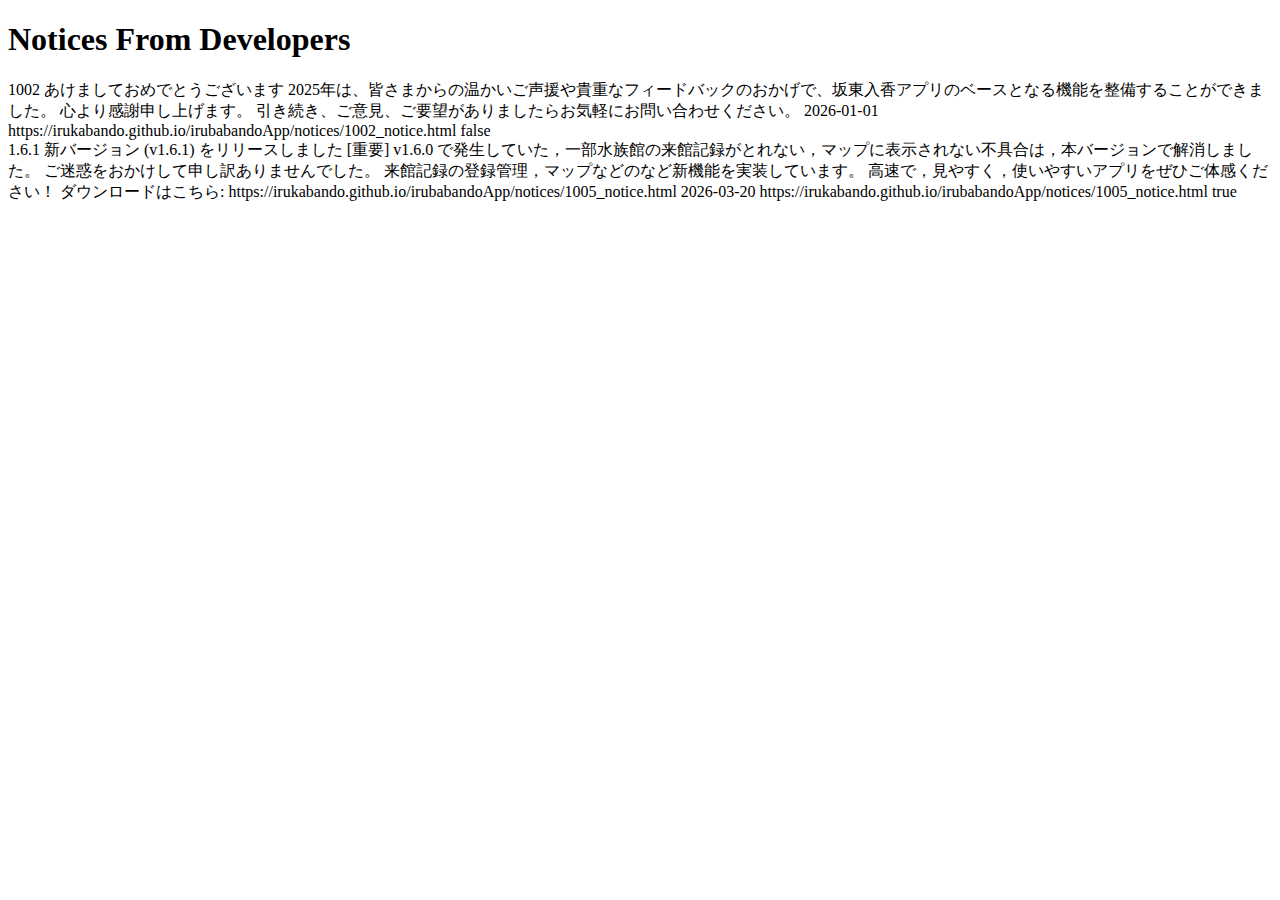
<file: notices/notices.html>
<!DOCTYPE html>
<html lang="ja">
<head>
    <meta charset="UTF-8">
    <title>Notices From Developers</title>
</head>
<body>

    <h1>Notices From Developers</h1>

    <!-- 
    お知らせのレコード例
    コピーして使用
        
        <div class="notice-record">
            
            <span class="data-field" data-type="id">【xxxx】</span>
            
            <span class="data-field" data-type="title">【タイトル】</span>
            
            <span class="data-field" data-type="content">【内容】</span>
            
            <span class="data-field" data-type="published_at">【yyyy-mm-dd】</span>
            
            <span class="data-field" data-type="url">【https://irukabando.github.io/irubabandoApp/notices/[xxxx]_notice.html】</span>
            
            <span class="data-field" data-type="is_critical">false</span>
            
        </div>
    
    -->

    <div id="notices-general">

        <!-- 通常のお知らせ用 -->

        <div class="notice-record">
            
            <span class="data-field" data-type="id">1002</span>
            
            <span class="data-field" data-type="title">あけましておめでとうございます</span>
            
            <span class="data-field" data-type="content">
                2025年は、皆さまからの温かいご声援や貴重なフィードバックのおかげで、坂東入香アプリのベースとなる機能を整備することができました。
                心より感謝申し上げます。
                引き続き、ご意見、ご要望がありましたらお気軽にお問い合わせください。
            </span>
            
            <span class="data-field" data-type="published_at">2026-01-01</span>
            
            <span class="data-field" data-type="url">https://irukabando.github.io/irubabandoApp/notices/1002_notice.html</span>
            
            <span class="data-field" data-type="is_critical">false</span>
            
        </div>

    </div>

    <div id="notices-important">

        <!-- スタートアップ時のポップアップ用 -->
        <!-- 書き換えで対応 -->
        
        <div class="notice-record">
            
            <span class="data-field" data-type="id">1.6.1</span>
            
            <span class="data-field" data-type="title">新バージョン (v1.6.1) をリリースしました</span>
            
            <span class="data-field" data-type="content">
                [重要] v1.6.0 で発生していた，一部水族館の来館記録がとれない，マップに表示されない不具合は，本バージョンで解消しました。
                ご迷惑をおかけして申し訳ありませんでした。
                来館記録の登録管理，マップなどのなど新機能を実装しています。
                高速で，見やすく，使いやすいアプリをぜひご体感ください！
                ダウンロードはこちら: https://irukabando.github.io/irubabandoApp/notices/1005_notice.html
            </span>
            
            <span class="data-field" data-type="published_at">2026-03-20</span>
            
            <span class="data-field" data-type="url">https://irukabando.github.io/irubabandoApp/notices/1005_notice.html</span>
            
            <span class="data-field" data-type="is_critical">true</span>
            
        </div>
        
    </div>

    <div class="end-of-notices"></div>

</body>
</html>
</file>
<file: style.css>
/* デザイン設定を保持 */
body {
    font-family: 'Helvetica Neue', Arial, 'Hiragino Kaku Gothic ProN', 'Meiryo', sans-serif;
    line-height: 1.6;
    margin: 0;
    padding: 0;
    background-color: #f4f7f9;
    color: #333;
    scroll-behavior: smooth; /* スムーズスクロール追加 */
}

.container {
    max-width: 1024px;
    margin: 0 auto;
    padding: 0 1rem;
}

header {
background-color: #fafafa;
    color: #212529;
    border-bottom: 1px solid #eaeaea;
    padding: 1.2rem 1rem 1rem 1rem; 
    text-align: center;
    box-shadow: 0 2px 4px rgba(0, 0, 0, 0.1);
}

header h1 {
    font-size: 1.5rem;
    margin-bottom: 0.5rem;
}

header p {
    font-size: 1.0rem;
    opacity: 0.9;
}

section {
    padding: 2rem 0;
}

h2 {
    font-size: 1.75rem;
    border-bottom: 3px solid #007bff;
    padding-bottom: 0.5rem;
    margin-bottom: 1.5rem;
    color: #007bff;
}

h3 {
    font-size: 1.4rem;
    margin-top: 2rem;
    margin-bottom: 1rem;
    border-left: 5px solid #007bff;
    padding-left: 10px;
}

h4 {
    font-size: 1.2rem;
    margin-top: 1.5rem;
    margin-bottom: 0.8rem;
    font-weight: bold;
}

.card {
    background-color: white;
    padding: 1.5rem;
    margin-bottom: 1.5rem;
    border-radius: 8px;
    box-shadow: 0 1px 3px rgba(0, 0, 0, 0.05);
    border-top: 3px solid #007bff;
}

ul {
    list-style: none;
    padding: 0;
    /* リスト全体の左側に余白を作る */
    padding-left: 0.5rem; 
}

ul li {
    position: relative;
    /* ドットから文字までの距離 */
    padding-left: 1.2rem; 
    margin-bottom: 8px;
    line-height: 1.6;
}

ul li::before {
    content: "";
    position: absolute;
    left: 0; 
    top: 0.6em;
    width: 6px;
    height: 6px;
    background-color: #ccc;
    border-radius: 50%;
}

dl dt {
    font-weight: bold;
    color: #333;
    margin-top: 1rem;
    padding: 0.5rem 1rem;
    background-color: #e9ecef;
    border-radius: 4px 4px 0 0;
    border-left: 5px solid #28a745;
}

dl dd {
    padding: 1rem;
    background-color: white;
    margin-left: 0;
    border-radius: 0 0 4px 4px;
    border: 1px solid #dee2e6;
    border-top: none;
}

img {
    max-width: 100%;
    height: auto;
    display: block;
    margin: 1rem auto;
    border-radius: 6px;
    box-shadow: 0 4px 8px rgba(0, 0, 0, 0.1);
}

a {
    color: #007bff;
    text-decoration: none;
}

a:hover {
    text-decoration: underline;
}

.back-to-top {
    display: block;
    text-align: right;
    margin-top: 1rem;
    font-weight: bold;
}

/* 目次スタイル */
#table-of-contents {
    padding: 1rem 1.5rem;
    border-bottom: 1px solid #ccc;
    margin-bottom: 1rem; 
    background-color: white;
    border-top: 1px solid #eee;
}

#table-of-contents h2 {
    border-bottom: none;
    margin-bottom: 0.5rem;
    color: #333;
    font-size: 1.2rem;
    padding-left: 0; 
}

#table-of-contents ul {
    display: flex;
    flex-wrap: wrap;
}

#table-of-contents li {
    margin-right: 1rem;
    margin-bottom: 0.5rem;
    background: none;
    padding: 0;
    border-left: none;
}

/* プライバシーポリシーのテーブル */
table {
    width: 100%;
    border-collapse: collapse;
    margin-top: 1rem;
}
th, td {
    border: 1px solid #dee2e6;
    padding: 12px 8px;
    text-align: left;
    font-size: 0.9rem;
}
thead th {
    background-color: #007bff;
    color: white;
    text-align: center;
}
tbody tr:nth-child(even) {
    background-color: #f8f9fa;
}

footer {
    text-align: center;
    padding: 1.5rem;
    background-color: #333;
    color: #adb5bd;
    font-size: 0.9rem;
}

/* 目次内のページ外リンクエリア */
.toc-external-container {
    margin-top: 1rem;
    padding-top: 1rem;
    border-top: 1px dashed #ccc;
}

.toc-external-label {
    margin: 0 0 0.5rem 0;
    font-size: 0.85rem;
    color: #666;
    font-weight: bold;
}

/* ページ外リンク専用のリストスタイル */
.toc-external-list {
    display: block;
    padding-left: 0;
    list-style: none;
}

.toc-external-list li {
    display: inline-block;
    background: none; /* 既存の li スタイルを打ち消す場合 */
    padding: 0;
    border-left: none;
}

.toc-external-list li a {
    font-weight: bold;
}

summary {
    display: block;
    padding: 10px;
    background-color: #f8f9fa;
    border-radius: 4px;
    text-align: center;
    font-weight: bold;
    margin-top: 10px;
}

summary:hover {
    background-color: #e2e6ea;
}

/* 開いた後はボタンを消す、または文言を変える場合はJSが必要ですが、
   CSSだけでも「開いた後に少し余白を作る」などの調整が可能です */
details[open] summary {
    margin-bottom: 10px;
    border-bottom: 1px dashed #ccc;
}
</file>
<file: notices/style.css>
/* CSSリセットとベーススタイル (Tailwind CSS 的なコンセプトで作成) */
body {
    font-family: 'Helvetica Neue', Arial, 'Hiragino Kaku Gothic ProN', 'Meiryo', sans-serif;
    line-height: 1.6;
    margin: 0;
    padding: 0;
    background-color: #f4f7f9;
    color: #333;
    scroll-behavior: smooth; /* スムーズスクロール追加 */
}

.container {
    max-width: 1024px;
    margin: 0 auto;
    padding: 0 1rem;
}

header {
background-color: #fafafa;
    color: #212529;
    border-bottom: 1px solid #eaeaea;
    padding: 1.2rem 1rem 1rem 1rem; 
    text-align: center;
    box-shadow: 0 2px 4px rgba(0, 0, 0, 0.1);
}

header h1 {
    font-size: 1.5rem;
    margin-bottom: 0.5rem;
}

header p {
    font-size: 1.0rem;
    opacity: 0.9;
}

section {
    padding: 2rem 0;
}

/* セクションタイトル */
h2 {
    font-size: 1.75rem;
    border-bottom: 3px solid #007bff;
    padding-bottom: 0.5rem;
    margin-bottom: 1.5rem;
    color: #007bff;
    /* 修正ポイント：h2はセクションの起点なので少し上に余白を足すと読みやすいです */
    margin-top: 3rem; 
}

h3 {
    font-size: 1.4rem;
    margin-top: 2.5rem; /* h2との間隔を調整 */
    margin-bottom: 1.2rem;
    border-left: 5px solid #007bff;
    padding-left: 15px; /* 少し広げて視認性アップ */
    color: #333; /* 文字色は少し落とすとh2が際立ちます */
}

h4 {
    font-size: 1.15rem; /* 少しだけサイズを抑え、h3との差を明確に */
    margin-top: 2rem;
    margin-bottom: 0.8rem;
    font-weight: bold;
    color: #444;
    /* 修正案：下線を追加して「見出し感」を強化 */
    border-bottom: 1px solid #aaa;
    padding-bottom: 0.3rem;
    display: inline-block; /* 下線を文字の長さに合わせる場合（お好みで） */
    min-width: 50%; /* 短すぎるときに見栄えを良くする */
}

/* カードデザイン */
.card {
    background-color: white;
    padding: 1.5rem;
    margin-bottom: 1.5rem; /* セクション間の区切りを明確にするため少し調整 */
    border-radius: 8px;
    box-shadow: 0 1px 3px rgba(0, 0, 0, 0.05);
    border-top: 3px solid #007bff;
}
    
/* 投稿情報スタイル (追加) */
.post-info {
    display: flex;
    justify-content: flex-end; /* 右寄せ */
    align-items: center;
    margin-top: -1rem; /* h2の下のスペースを詰めるため */
    margin-bottom: 1.5rem;
    color: #6c757d; /* グレーの文字色 */
    font-size: 0.9rem;
    padding-bottom: 0.5rem;
    border-bottom: 1px dashed #ced4da; /* 点線で区切り */
}
.post-info time {
    margin-right: 1rem;
}

/* リストスタイル */
ul {
    list-style: none;
    padding: 0;
    /* リスト全体の左側に余白を作る */
    padding-left: 0.5rem; 
}

ul li {
    position: relative;
    /* ドットから文字までの距離 */
    padding-left: 1.2rem; 
    margin-bottom: 8px;
    line-height: 1.6;
}

ul li::before {
    content: "";
    position: absolute;
    left: 0; 
    top: 0.6em;
    width: 6px;
    height: 6px;
    background-color: #ccc;
    border-radius: 50%;
}


/* DL/FAQセクションの段落 */
#download p, #feature p, #faq dt, #faq dd {
    margin-bottom: 0.5rem;
}

/* よくある質問 (FAQ) */
dl dt {
    font-weight: bold;
    color: #333;
    margin-top: 1rem;
    padding: 0.5rem 1rem;
    background-color: #e9ecef;
    border-radius: 4px 4px 0 0;
    border-left: 5px solid #28a745; /* アクセントカラー */
}
    
dl dd {
    padding: 1rem;
    background-color: white;
    margin-left: 0;
    border-radius: 0 0 4px 4px;
    border: 1px solid #dee2e6;
    border-top: none;
}
    
dl br {
    display: none; /* 元のbrタグはデザインのため非表示に（FAQ内で使用されているbrタグを想定） */
}

/* 画像のレスポンシブ対応 */
img {
    max-width: 100%; /* スマホでの横スクロールを防ぐ */
    height: auto;
    display: block;
    margin: 1rem auto;
    border-radius: 6px;
    box-shadow: 0 4px 8px rgba(0, 0, 0, 0.1);
}
    
/* 準備中メッセージの強調 */
#feature h4 {
    color: #dc3545; /* 赤色 */
}
    
/* 法的情報 */
#legal h3 a {
    color: #333;
    text-decoration: none;
}

/* プライバシーポリシーのテーブル */
#privacy_policy table {
    width: 100%;
    border-collapse: collapse;
    margin-top: 1rem;
}
#privacy_policy th, #privacy_policy td {
    border: 1px solid #dee2e6;
    padding: 12px 8px;
    text-align: left;
    font-size: 0.9rem;
}
#privacy_policy thead th {
    background-color: #007bff;
    color: white;
    text-align: center;
}
#privacy_policy tbody tr:nth-child(even) {
    background-color: #f8f9fa;
}

/* フッター */
footer {
    text-align: center;
    padding: 1.5rem;
    background-color: #333;
    color: #adb5bd;
    font-size: 0.9rem;
}
    
/* 区切り線はCSSで非表示にしてセクションで代用 */
hr {
    display: none;
}
    
/* リンクのスタイル */
a {
    color: #007bff;
    text-decoration: none;
}

a:hover {
    text-decoration: underline;
}
    
.contact-list li {
    background: none;
    padding: 0;
    margin-bottom: 0.5rem;
    border-left: none;
}

.contact-list li {
    position: relative;
    padding-left: 1.2rem;
    margin-bottom: 8px;
    line-height: 1.6;
}

.back-to-top {
    display: block;
    text-align: right;
    margin-top: 1rem;
    font-weight: bold;
}

/* 目次スタイル */
#table-of-contents {
    padding: 1rem 1.5rem;
    border-bottom: 1px solid #ccc;
    /* containerクラスが適用されるようにmargin-bottomを調整 */
    margin-bottom: 1rem; 
    background-color: white; /* 背景色を設定して区切りを明確に */
    border-top: 1px solid #eee;
}

#table-of-contents h2 {
    border-bottom: none;
    margin-bottom: 0.5rem;
    color: #333;
    font-size: 1.2rem;
    /* 左右のパディングをsectionと合わせるために0に */
    padding-left: 0; 
    padding-right: 0;
}

#table-of-contents ul {
    list-style-type: none;
    padding-left: 0;
    display: flex;
    flex-wrap: wrap;
}

#table-of-contents li {
    margin-right: 1rem;
    margin-bottom: 0.5rem;
    background: none;
    padding: 0;
    border-left: none;
}
</file>
